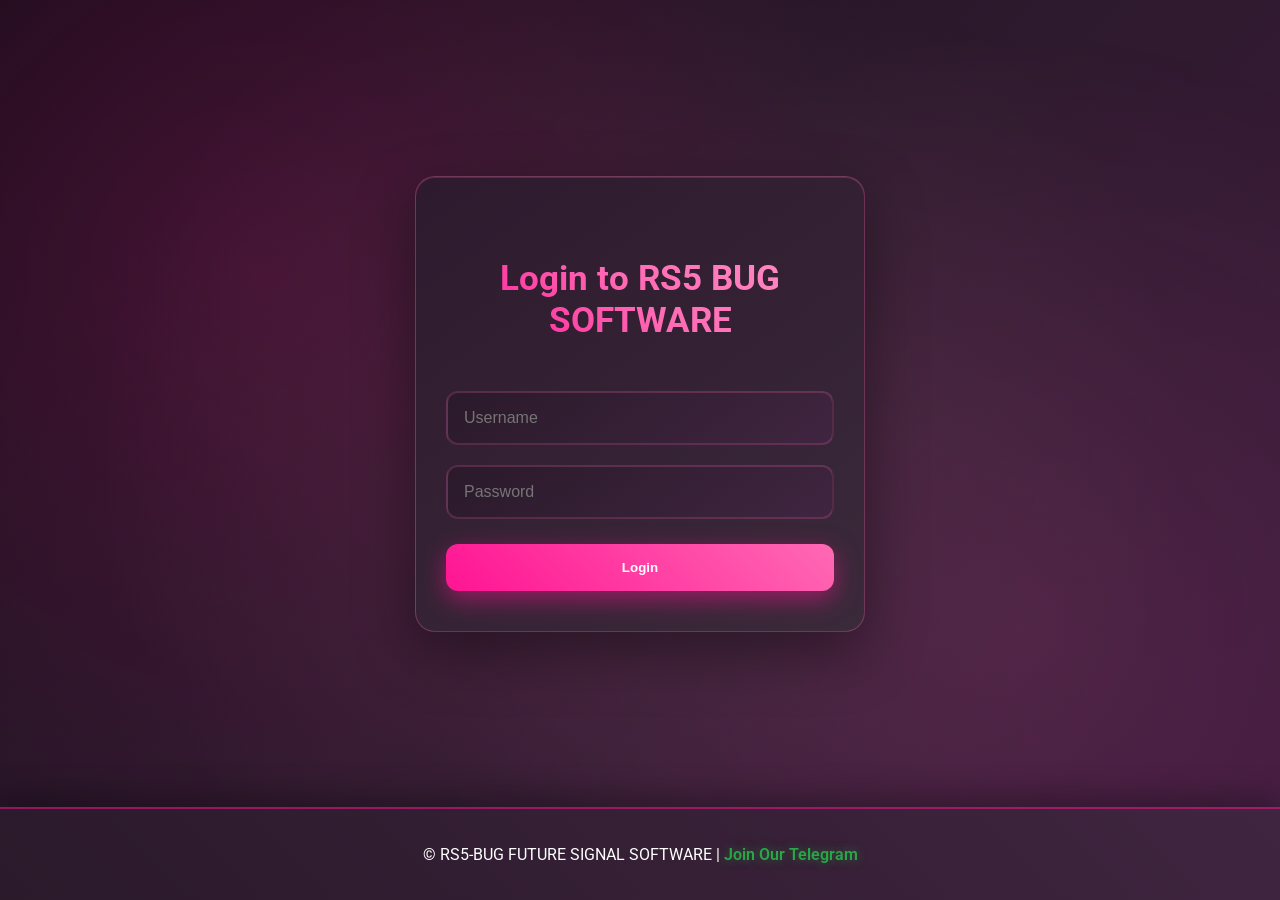
<file: AI_SignalBot/index.html>
<!DOCTYPE html>
<html lang="en">

<head>
  <meta http-equiv="Content-Type" content="text/html; charset=UTF-8" />
  <meta name="viewport" content="width=device-width, initial-scale=1.0" />
  <title>RS5 BUG SOFTWARE</title>
  <link rel="icon" type="image/png" href="favicon.png"/>
  <link href="https://fonts.googleapis.com/css2?family=Roboto:wght@400;500;700&display=swap" rel="stylesheet" />
  <style>
    /* General Styles - Premium Pink Theme */
    html, body {
  width: 100%;
  height: 100%;
  margin: 0;
  padding: 0;
  overflow-x: hidden; /* স্ক্রিন ডানে-বামে বাঁকা হওয়া বন্ধ করবে */
}

body {
  font-family: "Roboto", sans-serif;
  background: linear-gradient(135deg, #1a0d1a 0%, #2e1a2e 50%, #3e1a3e 100%);
  color: #ffffff;
  min-height: 100vh;
  display: flex;
  flex-direction: column;
  justify-content: space-between;
  align-items: center;
  position: relative;
}


    /* Animated Background Effects */
    .background-animation {
      position: fixed;
      top: 0;
      left: 0;
      width: 100%;
      height: 100%;
      pointer-events: none;
      z-index: -1;
      overflow: hidden;
    }

    /* Premium Dollar Animation */
    .dollar {
      position: absolute;
      top: -10px;
      color: #00ff88;
      font-size: 1.4em;
      animation: dollarfall linear infinite;
      opacity: 0.9;
      text-shadow: 0 0 15px rgba(0, 255, 136, 0.8), 0 0 30px rgba(0, 255, 136, 0.4);
      font-weight: bold;
    }

    @keyframes dollarfall {
      0% {
        transform: translateY(-100vh) rotate(0deg) scale(1);
        opacity: 1;
        filter: brightness(1.2);
      }

      25% {
        transform: translateY(-25vh) rotate(90deg) scale(1.1);
        opacity: 0.9;
        filter: brightness(1.4);
      }

      50% {
        transform: translateY(50vh) rotate(180deg) scale(1.2);
        opacity: 0.8;
        filter: brightness(1.6);
      }

      75% {
        transform: translateY(75vh) rotate(270deg) scale(1.1);
        opacity: 0.6;
        filter: brightness(1.3);
      }

      100% {
        transform: translateY(100vh) rotate(360deg) scale(0.9);
        opacity: 0;
        filter: brightness(1);
      }
    }

    /* Premium Stars Animation */
    .star {
      position: absolute;
      top: -10px;
      color: #ffd700;
      font-size: 1.2em;
      animation: starfall linear infinite;
      opacity: 0.95;
      text-shadow: 0 0 20px rgba(255, 215, 0, 1), 0 0 40px rgba(255, 215, 0, 0.6), 0 0 60px rgba(255, 215, 0, 0.3);
    }

    @keyframes starfall {
      0% {
        transform: translateY(-100vh) rotate(0deg) scale(1);
        opacity: 1;
        filter: brightness(1.5) saturate(1.2);
      }

      20% {
        transform: translateY(-20vh) rotate(72deg) scale(1.3);
        opacity: 0.95;
        filter: brightness(1.8) saturate(1.4);
      }

      40% {
        transform: translateY(40vh) rotate(144deg) scale(1.1);
        opacity: 0.9;
        filter: brightness(2) saturate(1.6);
      }

      60% {
        transform: translateY(60vh) rotate(216deg) scale(1.4);
        opacity: 0.8;
        filter: brightness(1.7) saturate(1.3);
      }

      80% {
        transform: translateY(80vh) rotate(288deg) scale(1.2);
        opacity: 0.6;
        filter: brightness(1.4) saturate(1.1);
      }

      100% {
        transform: translateY(100vh) rotate(360deg) scale(0.8);
        opacity: 0;
        filter: brightness(1) saturate(1);
      }
    }

    /* Premium Butterfly Animation - Flying */
    .butterfly {
      position: absolute;
      left: -50px;
      font-size: 1em;
      animation: butterflyfly linear infinite;
      opacity: 0.8;
    }

    @keyframes butterflyfly {
      0% {
        transform: translateX(-100px) translateY(0px) rotate(0deg) scale(1);
        opacity: 1;
      }

      25% {
        transform: translateX(25vw) translateY(-20px) rotate(15deg) scale(1.1);
        opacity: 0.9;
      }

      50% {
        transform: translateX(50vw) translateY(15px) rotate(-10deg) scale(1.2);
        opacity: 0.8;
      }

      75% {
        transform: translateX(75vw) translateY(-10px) rotate(20deg) scale(1.1);
        opacity: 0.7;
      }

      100% {
        transform: translateX(100vw) translateY(5px) rotate(-5deg) scale(0.9);
        opacity: 0;
      }
    }

    /* Premium Glow Effects for Background */
    .background-animation::before {
      content: '';
      position: absolute;
      top: 0;
      left: 0;
      width: 100%;
      height: 100%;
      background: radial-gradient(circle at 20% 30%, rgba(255, 20, 147, 0.15) 0%, transparent 50%),
        radial-gradient(circle at 80% 70%, rgba(255, 105, 180, 0.12) 0%, transparent 50%),
        radial-gradient(circle at 50% 50%, rgba(255, 182, 193, 0.08) 0%, transparent 70%);
      pointer-events: none;
      animation: glowPulse 8s ease-in-out infinite;
    }

    @keyframes glowPulse {

      0%,
      100% {
        opacity: 0.3;
      }

      50% {
        opacity: 0.7;
      }
    }

    h1 {
      text-align: center;
      background: linear-gradient(45deg, #ff1493, #ff69b4, #ff91c7);
      background-size: 200% 200%;
      animation: gradientShift 3s ease infinite;
      -webkit-background-clip: text;
      -webkit-text-fill-color: transparent;
      background-clip: text;
      font-size: 2.8rem;
      margin-top: 40px;
      font-weight: 700;
    }

    @keyframes gradientShift {
      0% {
        background-position: 0% 50%;
      }

      50% {
        background-position: 100% 50%;
      }

      100% {
        background-position: 0% 50%;
      }
    }

    .container {
      width: 90%;
      max-width: 1200px;
      margin: 40px auto;
      padding: 40px;
      background: linear-gradient(145deg, #2e1a2e, #3a1a3a);
      box-shadow: 0px 20px 40px rgba(0, 0, 0, 0.4),
        inset 0px 1px 0px rgba(255, 105, 180, 0.2);
      border-radius: 20px;
      border: 1px solid rgba(255, 105, 180, 0.3);
      display: none;
      /* Hidden initially */
    }

    .card {
      background: linear-gradient(145deg, #402540, #4a2d4a);
      padding: 30px;
      margin-top: 25px;
      border-radius: 16px;
      box-shadow: 0px 10px 30px rgba(0, 0, 0, 0.3),
        inset 0px 1px 0px rgba(255, 105, 180, 0.2);
      border: 1px solid rgba(255, 105, 180, 0.3);
      transition: all 0.3s ease-in-out;
    }

    .card:hover {
      box-shadow: 0px 15px 40px rgba(255, 20, 147, 0.4),
        0px 5px 20px rgba(255, 105, 180, 0.3);
      transform: translateY(-5px);
      border: 1px solid rgba(255, 20, 147, 0.5);
    }

    .card select,
    .card input,
    .card button {
      width: 100%;
      /* Ensures all input boxes take full width */
      padding: 16px;
      margin-top: 15px;
      border: 2px solid rgba(255, 105, 180, 0.2);
      border-radius: 12px;
      font-size: 1rem;
      background: linear-gradient(145deg, #2a1a2a, #3a2a3a);
      color: #ffffff;
      box-sizing: border-box;
      transition: all 0.3s ease;
      /* Ensures padding and border are included in the width */
    }

    /* Fix dropdown option visibility */
    .card select option {
      background-color: #2a2a3e;
      color: #ffffff;
      padding: 10px;
    }

    .card select:focus,
    .card input:focus {
      outline: none;
      border: 2px solid #ff1493;
      box-shadow: 0 0 20px rgba(255, 20, 147, 0.6);
      background: linear-gradient(145deg, #3a2a3a, #2a1a2a);
    }

    .card input {
      max-width: 100%;
      /* Removes max-width restriction to ensure full width */
    }

    .card button {
      background: linear-gradient(45deg, #ff1493, #ff69b4);
      color: white;
      font-weight: 600;
      border: none;
      cursor: pointer;
      transition: all 0.3s ease;
      box-shadow: 0 8px 25px rgba(255, 20, 147, 0.5);
    }

    .card button:hover {
      background: linear-gradient(45deg, #ff69b4, #ff1493);
      transform: translateY(-3px);
      box-shadow: 0 12px 35px rgba(255, 20, 147, 0.7);
    }

    .section-title {
      font-size: 1.8rem;
      font-weight: 600;
      margin-bottom: 15px;
      background: linear-gradient(45deg, #ff1493, #ff69b4, #ff91c7);
      -webkit-background-clip: text;
      -webkit-text-fill-color: transparent;
      background-clip: text;
    }

    .signal-list {
      margin-top: 25px;
      padding-left: 0px;
    }

    .signal-list li {
      margin-bottom: 12px;
      font-size: 1rem;
      color: #ffffff;
      list-style: none;
    }

    .signal-list li:nth-child(odd) {
      background: linear-gradient(145deg, #2a1a2a, #402540);
      padding: 15px;
      border-radius: 12px;
      border: 1px solid rgba(255, 105, 180, 0.2);
    }

    .signal-list li:nth-child(even) {
      background: linear-gradient(145deg, #402540, #4a2d4a);
      padding: 15px;
      border-radius: 12px;
      border: 1px solid rgba(255, 105, 180, 0.3);
    }

    .animation-message {
      display: none;
      padding: 12px;
      background: linear-gradient(45deg, #ff1493, #ff69b4);
      color: white;
      border-radius: 8px;
      font-weight: 600;
      text-align: center;
      margin-top: 20px;
      animation: fadeOut 2s forwards;
      box-shadow: 0 4px 15px rgba(255, 20, 147, 0.3);
    }

    .error-message {
      display: none;
      padding: 12px;
      background-color: #dc3545;
      color: white;
      border-radius: 8px;
      font-weight: 600;
      text-align: center;
      margin-top: 20px;
    }

    @keyframes fadeOut {
      0% {
        opacity: 1;
      }

      80% {
        opacity: 1;
      }

      100% {
        opacity: 0;
      }
    }

    /* Footer Styles - Premium */
    footer {
  background: linear-gradient(45deg, #2a1a2a, #402540);
  color: white;
  text-align: center;
  padding: 20px;
  border-top: 2px solid rgba(255, 20, 147, 0.5);
  width: 100%;
  box-sizing: border-box; /* ওভারফ্লো বন্ধ করবে */
  box-shadow: 0 -10px 30px rgba(0, 0, 0, 0.3);
}
    footer a {
      color: #28a745 !important;
      text-decoration: none !important;
      font-weight: 600 !important;
      text-shadow: 0 0 10px rgba(40, 167, 69, 0.5) !important;
    }

    footer a:hover {
      color: #20c997 !important;
      text-decoration: underline !important;
      text-shadow: 0 0 15px rgba(40, 167, 69, 0.8) !important;
    }

    .footer-text {
      font-size: 1rem;
      color: white;
      font-weight: 400;
    }

    /* Loader styles */
    .loader {
      display: none;
      position: fixed;
      top: 0;
      left: 0;
      width: 100%;
      height: 100%;
      background-color: rgba(0, 0, 0, 0.5);
      z-index: 9999;
      justify-content: center;
      align-items: center;
    }

    .loader .spinner {
      border: 8px solid #f3f3f3;
      border-top: 8px solid #ff00f7;
      border-radius: 50%;
      width: 50px;
      height: 50px;
      animation: spin 2s linear infinite;
    }

    .loader p {
      margin-top: 15px;
      color: white;
      font-size: 1.2rem;
      font-weight: bold;
    }

    @keyframes spin {
      0% {
        transform: rotate(0deg);
      }

      100% {
        transform: rotate(360deg);
      }
    }

    /* Login Page styles - Premium */
    .login-container {
  width: 90%;
  max-width: 450px; /* পিসি এবং বড় ডিভাইসের জন্য পারফেক্ট সাইজ */
  margin: auto; /* যেকোনো স্ক্রিনের উপরে-নিচে এবং ডানে-বামে অটো সেন্টারে রাখবে */
  padding: 40px 30px;
  background: linear-gradient(145deg, #2e1a2e, #3a2a3a);
  border-radius: 20px;
  box-shadow: 0px 20px 60px rgba(0, 0, 0, 0.4),
    inset 0px 1px 0px rgba(255, 105, 180, 0.2);
  border: 1px solid rgba(255, 105, 180, 0.3);
  display: flex;
  flex-direction: column;
  align-items: center;
  box-sizing: border-box; /* সাইজ যেন বর্ডার বা প্যাডিংয়ের বাইরে না যায় */
}


    .login-container h1 {
      font-size: 2.2rem;
      background: linear-gradient(45deg, #ff1493, #ff69b4, #ff91c7);
      -webkit-background-clip: text;
      -webkit-text-fill-color: transparent;
      background-clip: text;
      text-align: center;
      margin-bottom: 30px;
    }

    .login-container input {
      margin-top: 20px;
      padding: 16px;
      border-radius: 12px;
      border: 2px solid rgba(255, 105, 180, 0.2);
      font-size: 1rem;
      width: 100%;
      background: linear-gradient(145deg, #2a1a2a, #402540);
      color: #ffffff;
      box-sizing: border-box;
      transition: all 0.3s ease;
    }

    .login-container input:focus {
      outline: none;
      border: 2px solid #ff1493;
      box-shadow: 0 0 20px rgba(255, 20, 147, 0.6);
    }

    .login-container button {
      margin-top: 25px;
      padding: 16px;
      background: linear-gradient(45deg, #ff1493, #ff69b4);
      color: white;
      font-weight: 600;
      border: none;
      cursor: pointer;
      border-radius: 12px;
      transition: all 0.3s ease;
      width: 100%;
      box-shadow: 0 8px 25px rgba(255, 20, 147, 0.5);
      /* Makes the button take full width of the container */
    }

    .login-container button:hover {
      background: linear-gradient(45deg, #ff69b4, #ff1493);
      transform: translateY(-3px);
      box-shadow: 0 12px 35px rgba(255, 20, 147, 0.7);
    }

    /* License Info Styles - Premium */
    .license-info {
      background: linear-gradient(145deg, #402540, #4a2d4a);
      padding: 25px;
      border-radius: 16px;
      margin-top: 25px;
      border: 1px solid rgba(255, 20, 147, 0.4);
      box-shadow: 0 10px 30px rgba(0, 0, 0, 0.3),
        inset 0px 1px 0px rgba(255, 105, 180, 0.2);
    }

    .license-info h2 {
      background: linear-gradient(45deg, #ff1493, #ff69b4, #ff91c7);
      -webkit-background-clip: text;
      -webkit-text-fill-color: transparent;
      background-clip: text;
      margin-bottom: 15px;
    }

    .license-info p {
      margin: 8px 0;
      font-size: 1rem;
      color: #ffffff;
    }

    .license-info .expired {
      color: #ff4757;
      font-weight: bold;
      text-shadow: 0 0 10px rgba(255, 71, 87, 0.5);
    }

    .license-info .active {
      color: #2ed573;
      font-weight: bold;
      text-shadow: 0 0 10px rgba(46, 213, 115, 0.5);
    }

    /* Tutorial Button Styles - Bright Red */
    #tutorial-btn {
      background: linear-gradient(45deg, #ff0000, #ff3333) !important;
      color: white !important;
      border: none !important;
      padding: 15px 25px !important;
      border-radius: 12px !important;
      font-size: 1rem !important;
      font-weight: 600 !important;
      cursor: pointer !important;
      transition: all 0.3s ease !important;
      margin-top: 15px !important;
      width: 100% !important;
      box-shadow: 0 8px 25px rgba(255, 0, 0, 0.4) !important;
    }

    #tutorial-btn:hover {
      background: linear-gradient(45deg, #cc0000, #ff0000) !important;
      transform: translateY(-3px) !important;
      box-shadow: 0 12px 35px rgba(255, 0, 0, 0.6) !important;
    }

    /* Responsive Design for Mobile and Tablets */
    @media (max-width: 768px) {
      .container {
        width: 95%;
        padding: 20px;
      }

      h1 {
        font-size: 2rem;
      }

      .card {
        padding: 20px;
        margin-top: 15px;
      }

      .card select,
      .card input,
      .card button {
        font-size: 1rem;
      }

      .section-title {
        font-size: 1.4rem;
      }
    }

    /* More Responsive Design for Small Mobile Screens */
    @media (max-width: 480px) {
      h1 {
        font-size: 1.8rem;
      }

      .container {
        padding: 15px;
      }

      .card input,
      .card select,
      .card button {
        padding: 12px;
      }

      .section-title {
        font-size: 1.3rem;
      }

      .card {
        padding: 15px;
      }

      /* Reduced shadow and margins for a cleaner look on very small screens */
      .card {
        box-shadow: none;
        margin-top: 10px;
      }
    }
  </style>


  <style>
    body {
      -webkit-user-select: none;
      -moz-user-select: none;
      -ms-user-select: none;
      user-select: none;
    }

    * {
      -webkit-tap-highlight-color: transparent;
      -webkit-touch-callout: none;
    }

    /* Telegram Modal Styles */
    .telegram-modal {
      display: none;
      position: fixed;
      top: 0;
      left: 0;
      width: 100%;
      height: 100%;
      background-color: rgba(0, 0, 0, 0.7);
      z-index: 10000;
      justify-content: center;
      align-items: center;
    }

    .telegram-modal-content {
      background: linear-gradient(145deg, #1e1e2e, #2a2a3e);
      padding: 40px;
      border-radius: 20px;
      box-shadow: 0px 20px 60px rgba(0, 0, 0, 0.5),
        inset 0px 1px 0px rgba(255, 255, 255, 0.1);
      border: 1px solid rgba(255, 255, 255, 0.1);
      text-align: center;
      max-width: 450px;
      width: 90%;
      animation: modalSlideIn 0.3s ease-out;
    }

    @keyframes modalSlideIn {
      from {
        transform: translateY(-50px);
        opacity: 0;
      }

      to {
        transform: translateY(0);
        opacity: 1;
      }
    }

    .telegram-modal h2 {
      background: linear-gradient(45deg, #00d4ff, #ff00f7);
      -webkit-background-clip: text;
      -webkit-text-fill-color: transparent;
      background-clip: text;
      margin-bottom: 20px;
      font-size: 1.6rem;
    }

    .telegram-modal p {
      color: #ffffff;
      margin-bottom: 25px;
      font-size: 1rem;
    }

    .telegram-join-btn {
      background: linear-gradient(45deg, #28a745, #20c997) !important;
      color: #ffffff !important;
      padding: 18px 35px !important;
      border: none !important;
      border-radius: 25px !important;
      font-size: 1.1rem !important;
      font-weight: 700 !important;
      cursor: pointer !important;
      text-decoration: none !important;
      display: inline-block !important;
      transition: all 0.3s ease !important;
      margin-right: 10px !important;
      box-shadow: 0 8px 25px rgba(40, 167, 69, 0.4) !important;
      text-shadow: 0 2px 4px rgba(0, 0, 0, 0.3) !important;
    }

    .telegram-join-btn:hover {
      background: linear-gradient(45deg, #218838, #28a745) !important;
      transform: translateY(-3px) !important;
      box-shadow: 0 12px 35px rgba(40, 167, 69, 0.6) !important;
      color: #ffffff !important;
    }

    .modal-close-btn {
      background-color: #6c757d;
      color: white;
      padding: 10px 20px;
      border: none;
      border-radius: 20px;
      font-size: 0.9rem;
      cursor: pointer;
      transition: background-color 0.3s ease;
    }

    .modal-close-btn:hover {
      background-color: #5a6268;
    }

    /* Premium Copy Button Styles */
    #copy-signals-btn {
      background: linear-gradient(45deg, #ff1493, #ff69b4) !important;
      color: white !important;
      border: none !important;
      padding: 15px 30px !important;
      border-radius: 12px !important;
      font-size: 1rem !important;
      font-weight: 600 !important;
      cursor: pointer !important;
      transition: all 0.3s ease !important;
      box-shadow: 0 8px 25px rgba(255, 20, 147, 0.4) !important;
    }

    #copy-signals-btn:hover {
      background: linear-gradient(45deg, #ff69b4, #ff1493) !important;
      transform: translateY(-3px) !important;
      box-shadow: 0 12px 35px rgba(255, 20, 147, 0.6) !important;
    }

    /* Premium Glow Effects */
    .card:hover .section-title {
      transform: scale(1.02);
      transition: transform 0.3s ease;
    }

    /* Success Message Premium Style */
    .copy-message {
      background: linear-gradient(45deg, #2ed573, #1dd1a1) !important;
      color: white !important;
      border-radius: 12px !important;
      font-weight: 600 !important;
      text-align: center !important;
      margin-top: 15px !important;
      padding: 15px !important;
      box-shadow: 0 8px 25px rgba(46, 213, 115, 0.3) !important;
    }
  </style>
</head>

<body>
  <!-- Animated Background -->
  <div class="background-animation" id="background-animation"></div>



  <!-- Login Page -->
  <div class="login-container" id="login-page">
    <h1>Login to RS5 BUG SOFTWARE</h1>
    <form id="login-form">
      <input type="text" id="username" placeholder="Username" required />
      <input type="password" id="password" placeholder="Password" required />
      <button type="submit">Login</button>
    </form>
  </div>

  <!-- License Activation Page -->
  <div class="login-container" id="license-page" style="display: none;">
    <h1>Activate License</h1>
    <form id="license-form">
      <input type="text" id="license-key" placeholder="Enter License Key" required />
      <button type="submit">Activate License</button>
    </form>
    <div class="error-message" id="license-error"></div>
  </div>



  <!-- Loader -->
  <div class="loader" id="loader">
    <div class="spinner"></div>
    <p>Generating Signals...</p>
  </div>

  <!-- Main Page (Hidden Initially) -->
  <div class="container" id="main-page">
    <h1>RS5 BUG SOFTWARE</h1>

    <!-- License Information -->
    <div class="license-info" id="license-info">
      <h2>License Information</h2>
      <p><strong>Status:</strong> <span id="license-status">Not Activated</span></p>
      <p><strong>Expiration:</strong> <span id="license-expiration">-</span></p>
      <button id="tutorial-btn">
        =  Watch Tutorial - How to Use This Bot
      </button>
    </div>

    <div class="card">
      <h2 class="section-title">Generate Quotex Signals</h2>
      <div>
        <label for="asset-select">Select Quotex Asset</label>
        <select id="asset-select">
          <!-- Major Forex Pairs (Real Market) -->
          <option value="EUR/USD">EUR/USD</option>
          <option value="GBP/USD">GBP/USD</option>
          <option value="USD/JPY">USD/JPY</option>
          <option value="USD/CHF">USD/CHF</option>
          <option value="AUD/USD">AUD/USD</option>
          <option value="USD/CAD">USD/CAD</option>
          <option value="NZD/USD">NZD/USD</option>
          <option value="EUR/GBP">EUR/GBP</option>
          <option value="EUR/JPY">EUR/JPY</option>
          <option value="GBP/JPY">GBP/JPY</option>
          <option value="AUD/JPY">AUD/JPY</option>
          <option value="EUR/CHF">EUR/CHF</option>
          <option value="GBP/CHF">GBP/CHF</option>
          <option value="CHF/JPY">CHF/JPY</option>
          <option value="CAD/JPY">CAD/JPY</option>
          <option value="NZD/JPY">NZD/JPY</option>

          <!-- OTC Currency Pairs -->
          <option value="USD/RUB-OTC">USD/RUB-OTC</option>
          <option value="USD/TRY-OTC">USD/TRY-OTC</option>
          <option value="USD/INR-OTC">USD/INR-OTC</option>
          <option value="USD/PKR-OTC">USD/PKR-OTC</option>
          <option value="USD/BDT-OTC">USD/BDT-OTC</option>
          <option value="USD/PHP-OTC">USD/PHP-OTC</option>
          <option value="USD/EGP-OTC">USD/EGP-OTC</option>
          <option value="USD/ARS-OTC">USD/ARS-OTC</option>
          <option value="USD/MXN-OTC">USD/MXN-OTC</option>
          <option value="USD/DZD-OTC">USD/DZD-OTC</option>
          <option value="USD/NGN-OTC">USD/NGN-OTC</option>
          <option value="USD/KES-OTC">USD/KES-OTC</option>
          <option value="USD/GHS-OTC">USD/GHS-OTC</option>
          <option value="USD/UGX-OTC">USD/UGX-OTC</option>
          <option value="USD/ZAR-OTC">USD/ZAR-OTC</option>
          <option value="USD/MAD-OTC">USD/MAD-OTC</option>
          <option value="USD/TND-OTC">USD/TND-OTC</option>
          <option value="BRL/USD-OTC">BRL/USD-OTC</option>
          <option value="EUR/RUB-OTC">EUR/RUB-OTC</option>
          <option value="GBP/RUB-OTC">GBP/RUB-OTC</option>

          <!-- Quotex Cryptocurrencies -->
          <option value="BTC/USD-OTC">Bitcoin (BTC/USD-OTC)</option>
          <option value="ETH/USD-OTC">Ethereum (ETH/USD-OTC)</option>
          <option value="LTC/USD-OTC">Litecoin (LTC/USD-OTC)</option>
          <option value="XRP/USD-OTC">Ripple (XRP/USD-OTC)</option>
          <option value="BCH/USD-OTC">Bitcoin Cash (BCH/USD-OTC)</option>
          <option value="EOS/USD-OTC">EOS (EOS/USD-OTC)</option>
          <option value="ADA/USD-OTC">Cardano (ADA/USD-OTC)</option>
          <option value="TRX/USD-OTC">Tron (TRX/USD-OTC)</option>
          <option value="BNB/USD-OTC">Binance Coin (BNB/USD-OTC)</option>

          <!-- Quotex Commodities -->
          <option value="GOLD-OTC">Gold (GOLD-OTC)</option>
          <option value="SILVER-OTC">Silver (SILVER-OTC)</option>
          <option value="OIL-OTC">Oil (OIL-OTC)</option>
          <option value="GAS-OTC">Natural Gas (GAS-OTC)</option>
        </select>
      </div>
      <div>
        <label for="signal-count">Number of Signals</label>
        <input type="number" id="signal-count" value="18" min="1" max="30" />
      </div>
      <div>
        <label for="filter-select">Signal Type</label>
        <select id="filter-select">
          <option value="ALL">All</option>
          <option value="CALL">CALL</option>
          <option value="PUT">PUT</option>
        </select>
      </div>
      <div>
        <label for="timezone-select-main">Select Timezone</label>
        <select id="timezone-select-main">
          <option value="6" selected>Dhaka UTC +06</option>
          <option value="5.5">New Delhi UTC +05:30</option>
          <option value="5">Islamabad UTC +05</option>
          <option value="5.75">Kathmandu UTC +05:45</option>
          <option value="6">Thimphu UTC +06</option>
          <option value="4">Dubai UTC +04</option>
          <option value="3">Riyadh UTC +03</option>
          <option value="8">Kuala Lumpur UTC +08</option>
          <option value="7">Jakarta UTC +07</option>
          <option value="9">Jayapura UTC +09</option>
          <option value="5">Mal  UTC +05</option>
          <option value="1">Lagos UTC +01</option>
          <option value="2">Johannesburg UTC +02</option>
          <option value="-5">New York UTC -05</option>
          <option value="-8">Los Angeles UTC -08</option>
          <option value="-5">Toronto UTC -05</option>
          <option value="-8">Vancouver UTC -08</option>
          <option value="0">London UTC +00</option>
          <option value="1">Paris UTC +01</option>
          <option value="9">Tokyo UTC +09</option>
          <option value="8">Singapore UTC +08</option>
          <option value="10">Sydney UTC +10</option>
        </select>
      </div>
      <div>
        <label>
          <input type="checkbox" id="backtest-filter" /> SIGNAL FILTER
          (Premium Quality Signals Only)
        </label>
      </div>
      <button id="generate-signals">Generate Signals</button>
    </div>

    <div class="signal-list" id="signal-list"></div>
    <div class="signal-controls" id="signal-controls" style="display: none; margin-top: 20px; text-align: center;">
      <button id="copy-signals-btn"
        style="background: linear-gradient(45deg, #ff1493, #ff69b4); color: white; padding: 12px 24px; border: none; border-radius: 8px; font-size: 1rem; font-weight: 600; cursor: pointer; transition: all 0.3s ease; box-shadow: 0 4px 15px rgba(255, 20, 147, 0.3);">
        =  Copy All Signals
      </button>
    </div>
    <div class="animation-message">Signals generated successfully!</div>
    <div class="copy-message" id="copy-message"
      style="display: none; padding: 12px; background: linear-gradient(45deg, #ff1493, #ff69b4); color: white; border-radius: 8px; font-weight: 600; text-align: center; margin-top: 10px; box-shadow: 0 4px 15px rgba(255, 20, 147, 0.3);">
       Signals copied to clipboard!
    </div>
  </div>

  <!-- Footer -->
  <footer>
    <p class="footer-text">
      &copy; RS5-BUG FUTURE SIGNAL SOFTWARE |
      <a href="https://t.me/RS5ARIF" target="_blank">Join Our Telegram</a>
    </p>
  </footer>

  <!-- Telegram Modal -->
  <div class="telegram-modal" id="telegram-modal">
    <div class="telegram-modal-content">
      <h2>=  Join Our Telegram Channel!</h2>
      <p>Get exclusive trading signals, tips, and updates directly to your Telegram!</p>
      <a href="https://t.me/RS5ARIF" target="_blank" class="telegram-join-btn">
        =  Join Telegram
      </a>
      <button class="modal-close-btn" id="modal-close-btn">Close</button>
    </div>
  </div>

  <script>
    // Your license configuration with individual expiration dates
    const validLicenses = {
  "RS5VIPBOT": new Date("2026-12-31T23:59:59")  // Expires October 30,2026
      // Add new license keys here in the future:
      // "NEW_LICENSE_KEY": new Date("YYYY-MM-DDTHH:MM:SS"),
    };

    // Current session variables
    let currentLicense = null;
    let currentSignals = []; // Store current signals for copying
    let userTimezone = null; // Store user's selected timezone
    let timezoneSelectElement = null; // Reference to timezone dropdown

    // DOM Elements
    const loginPage = document.getElementById("login-page");
    const licensePage = document.getElementById("license-page");
    const mainPage = document.getElementById("main-page");
    const loginForm = document.getElementById("login-form");
    const licenseForm = document.getElementById("license-form");
    const licenseError = document.getElementById("license-error");
    const licenseInfo = document.getElementById("license-info");
    const generateSignalsBtn = document.getElementById("generate-signals");
    const tutorialBtn = document.getElementById("tutorial-btn");
    const copySignalsBtn = document.getElementById("copy-signals-btn");
    const signalControls = document.getElementById("signal-controls");
    const copyMessage = document.getElementById("copy-message");

    // Initialize timezone dropdown reference
    timezoneSelectElement = document.getElementById("timezone-select-main");

    // Login Form Submission
    loginForm.addEventListener("submit", function (event) {
      event.preventDefault();

      const username = document.getElementById("username").value;
      const password = document.getElementById("password").value;

      // Simple login validation
      if (username === "RS5_SILENT_TRADER" && password === "RS5BOT") {
        checkLicenseStatus();
      } else {
        alert("Invalid username or password");
      }
    });

    // License Form Submission
    licenseForm.addEventListener("submit", function (event) {
      event.preventDefault();

      const licenseKey = document.getElementById("license-key").value.trim();
      activateLicense(licenseKey);
    });

    // Tutorial Button
    tutorialBtn.addEventListener("click", function () {
      window.open("https://www.tiktok.com/@silent_trader_?_t=ZS-8zYUOXHe6U9&_r=1", "_blank");
    });

    // Copy Signals Button
    copySignalsBtn.addEventListener("click", function () {
      copyAllSignals();
    });

    // Timezone Selection Change Event
    timezoneSelectElement.addEventListener("change", function () {
      const selectedTimezone = this.value;
      // Save the selected timezone to localStorage
      localStorage.setItem("mtbug_user_timezone", selectedTimezone);
      userTimezone = parseFloat(selectedTimezone);
      console.log("Timezone saved:", selectedTimezone);
    });

    // Generate Signals Button
    generateSignalsBtn.addEventListener("click", function () {
      // First check license
      if (!currentLicense || !isLicenseValid(currentLicense)) {
        alert("Your license has expired or is invalid. Please activate a valid license.");
        // Force user back to license page
        currentLicense = null;
        localStorage.removeItem("mtbug_license_key");
        mainPage.style.display = "none";
        licensePage.style.display = "flex";
        return;
      }

      // Show the loader
      document.getElementById("loader").style.display = "flex";

      // Hide the previous messages and clear the signal list
      document.querySelector(".animation-message").style.display = "none";
      document.getElementById("signal-list").innerHTML = "";
      signalControls.style.display = "none"; // Hide copy button
      copyMessage.style.display = "none"; // Hide copy message

      setTimeout(function () {
        generateSignals();
        // Hide the loader after signals are generated
        document.getElementById("loader").style.display = "none";
        document.querySelector(".animation-message").style.display = "block";
      }, 2000);
    });

    // Helper Functions
    function checkLicenseStatus() {
      // Check localStorage for an existing license
      const storedLicenseKey = localStorage.getItem("mtbug_license_key");

      if (storedLicenseKey && validLicenses.hasOwnProperty(storedLicenseKey)) {
        // Check if the stored license is still valid (not expired)
        const now = new Date();
        const licenseExpiry = validLicenses[storedLicenseKey];

        if (now <= licenseExpiry) {
          activateLicense(storedLicenseKey);
        } else {
          // License has expired, remove it and show license activation
          localStorage.removeItem("mtbug_license_key");
          loginPage.style.display = "none";
          licensePage.style.display = "flex";
          showLicenseError("Your license has expired. Please enter a valid license key.");
        }
      } else {
        // No valid license found, show license activation
        loginPage.style.display = "none";
        licensePage.style.display = "flex";
      }
    }

    function activateLicense(licenseKey) {
      if (!validLicenses[licenseKey]) {
        showLicenseError("Invalid license key");
        return;
      }

      const now = new Date();
      const licenseExpiry = validLicenses[licenseKey];

      if (now > licenseExpiry) {
        showLicenseError("This license has expired on " + licenseExpiry.toDateString());
        return;
      }

      // License is valid
      currentLicense = licenseKey;
      localStorage.setItem("mtbug_license_key", licenseKey);

      // Hide license page and show main page
      licensePage.style.display = "none";
      mainPage.style.display = "block";
      updateLicenseInfo();

      // Load saved timezone and set dropdown
      loadSavedTimezone();

      // Hide login page if it's still visible
      loginPage.style.display = "none";
    }

    function showLicenseError(message) {
      licenseError.textContent = message;
      licenseError.style.display = "block";
      setTimeout(() => {
        licenseError.style.display = "none";
      }, 5000);
    }

    function updateLicenseInfo() {
      if (!currentLicense) {
        document.getElementById("license-status").textContent = "Not Activated";
        document.getElementById("license-status").className = "";
        document.getElementById("license-expiration").textContent = "-";
        return;
      }

      const now = new Date();
      const licenseExpiry = validLicenses[currentLicense];
      const isExpired = now > licenseExpiry;

      document.getElementById("license-status").textContent =
        isExpired ? "Expired" : "Active";
      document.getElementById("license-status").className =
        isExpired ? "expired" : "active";
      document.getElementById("license-expiration").textContent =
        licenseExpiry.toDateString();
    }

    function loadSavedTimezone() {
      // Load saved timezone from localStorage
      const savedTimezone = localStorage.getItem("mtbug_user_timezone");

      if (savedTimezone && timezoneSelectElement) {
        // Set the dropdown to the saved timezone
        timezoneSelectElement.value = savedTimezone;
        userTimezone = parseFloat(savedTimezone);
        console.log("Loaded saved timezone:", savedTimezone);
      } else {
        // Default to Dhaka if no saved timezone
        userTimezone = 6; // Dhaka UTC +06
        if (timezoneSelectElement) {
          timezoneSelectElement.value = "6";
        }
      }
    }

    function isLicenseValid(licenseKey) {
      if (!licenseKey || !validLicenses.hasOwnProperty(licenseKey)) return false;
      const licenseExpiry = validLicenses[licenseKey];
      return new Date() <= licenseExpiry;
    }

    // Advanced Market Analysis Functions
    function getMarketTrend(asset) {
      // Simulate market trend analysis based on asset type
      const assetType = getAssetType(asset);
      const trends = {
        'forex': ['BULLISH', 'BEARISH', 'SIDEWAYS'],
        'otc': ['BULLISH', 'BEARISH', 'VOLATILE'],
        'crypto': ['BULLISH', 'BEARISH', 'VOLATILE'],
        'commodity': ['BULLISH', 'BEARISH', 'STABLE']
      };

      const trendOptions = trends[assetType] || trends['forex'];
      return trendOptions[Math.floor(Math.random() * trendOptions.length)];
    }

    function getAssetType(asset) {
      if (asset.includes('BTC') || asset.includes('ETH') || asset.includes('LTC') ||
        asset.includes('XRP') || asset.includes('ADA') || asset.includes('BCH') ||
        asset.includes('EOS') || asset.includes('TRX') || asset.includes('BNB')) {
        return 'crypto';
      } else if (asset.includes('GOLD') || asset.includes('SILVER') || asset.includes('OIL') || asset.includes('GAS')) {
        return 'commodity';
      } else if (asset.includes('-OTC')) {
        return 'otc';
      }
      return 'forex';
    }

    function calculateSignalStrength(asset, direction, trend) {
      let strength = 60; // Higher base strength to ensure better signals

      // Asset-based adjustments for Quotex
      const assetType = getAssetType(asset);
      if (assetType === 'forex' && (asset.includes('EUR/USD') || asset.includes('GBP/USD') || asset.includes('USD/JPY'))) {
        strength += 20; // Major forex pairs are highly predictable on Quotex
      } else if (assetType === 'otc') {
        strength += 18; // OTC pairs have good patterns
      } else if (assetType === 'crypto') {
        strength += 15; // Crypto has strong trends
      } else if (assetType === 'commodity') {
        strength += 17; // Commodities follow clear patterns
      }

      // Quotex-specific asset bonuses
      if (asset.includes('EUR/USD') || asset.includes('GBP/USD') || asset.includes('USD/JPY')) {
        strength += 10; // Most popular Quotex pairs
      }

      if (asset.includes('BTC') || asset.includes('ETH')) {
        strength += 8; // Top crypto pairs
      }

      // Trend alignment bonus
      if ((direction === 'CALL' && trend === 'BULLISH') ||
        (direction === 'PUT' && trend === 'BEARISH')) {
        strength += 15; // Strong trend alignment bonus for Quotex
      } else {
        strength += 5; // Small bonus even for counter-trend (market reversals)
      }

      // Quotex optimal trading hours
      const hour = new Date().getHours();
      if ((hour >= 7 && hour <= 18) || (hour >= 20 && hour <= 23)) {
        strength += 8; // Quotex active hours
      } else {
        strength += 3; // Small bonus for off-hours trading
      }

      // Volatility bonus for OTC
      if (assetType === 'otc' && (trend === 'VOLATILE' || trend === 'BULLISH' || trend === 'BEARISH')) {
        strength += 6; // OTC pairs benefit from volatility
      }

      // Random market noise (reduced for better consistency)
      strength += Math.random() * 6 - 3;

      return Math.min(Math.max(strength, 70), 98); // Keep between 70-98% for Quotex
    }

    function applyUserTimezone(date, timezone = null) {
      // Apply user's timezone offset to the date
      const timezoneOffset = timezone !== null ? timezone : userTimezone;
      if (timezoneOffset !== null) {
        const offsetMinutes = timezoneOffset * 60;
        const utcTime = date.getTime() + (date.getTimezoneOffset() * 60000);
        const userTime = new Date(utcTime + (offsetMinutes * 60000));
        return userTime;
      }
      return date;
    }

    function getOptimalTimeframe(asset) {
      const assetType = getAssetType(asset);
      // Quotex optimal timeframes
      const timeframes = {
        'forex': [1, 5, 15], // Best for major pairs
        'otc': [1, 5, 15], // OTC pairs work well with short timeframes
        'crypto': [1, 5, 15], // Crypto is volatile, shorter timeframes better
        'commodity': [5, 15, 30] // Commodities need longer timeframes
      };

      const options = timeframes[assetType] || timeframes['forex'];
      return options[Math.floor(Math.random() * options.length)];
    }

    function generateSignals() {
      const selectedAsset = document.getElementById("asset-select").value;
      const signalCount = parseInt(document.getElementById("signal-count").value);
      const filter = document.getElementById("filter-select").value;
      const backtestFilter = document.getElementById("backtest-filter").checked;
      const selectedTimezone = parseFloat(document.getElementById("timezone-select-main").value);

      let signals = [];
      let usedDirections = new Set(); // Track used directions for the selected asset
      let usedTimestamps = new Set(); // Track unique timestamps
      let lastSignalTime = new Date(); // Track chronological order
      let attempts = 0;
      const maxAttempts = signalCount * 10; // More attempts for quality signals

      // Start with current time + random initial offset (7-20 minutes)
      const initialOffset = Math.floor(Math.random() * 14) + 7; // 7-20 minutes
      lastSignalTime.setMinutes(lastSignalTime.getMinutes() + initialOffset);

      while (signals.length < signalCount && attempts < maxAttempts) {
        attempts++;

        // Use ONLY the selected asset
        const asset = selectedAsset;

        const marketTrend = getMarketTrend(asset);

        // Advanced signal direction calculation for high quality
        let direction;
        if (backtestFilter) {
          // Ultra-high accuracy mode
          const trendWeight = Math.random();
          const technicalStrength = Math.random();

          if (marketTrend === 'BULLISH') {
            direction = (trendWeight > 0.2 && technicalStrength > 0.3) ? "CALL" : "PUT";
          } else if (marketTrend === 'BEARISH') {
            direction = (trendWeight > 0.2 && technicalStrength > 0.3) ? "PUT" : "CALL";
          } else {
            // Sideways market - use technical analysis
            direction = technicalStrength > 0.55 ? "CALL" : "PUT";
          }
        } else {
          // Standard high-quality mode
          const trendInfluence = Math.random();
          if (marketTrend === 'BULLISH' && trendInfluence > 0.35) {
            direction = "CALL";
          } else if (marketTrend === 'BEARISH' && trendInfluence > 0.35) {
            direction = "PUT";
          } else {
            direction = Math.random() > 0.52 ? "CALL" : "PUT"; // Slight CALL bias
          }
        }

        // Apply direction filter
        if (filter !== "ALL" && filter !== direction) {
          continue;
        }

        // For the selected asset, we can have both CALL and PUT signals
        // But we'll limit repetition and ensure quality spacing

        // Calculate next signal time with minimum 7-minute gap + random additional time
        const minGap = 7; // Minimum 7 minutes
        const randomAdditionalGap = Math.floor(Math.random() * 11); // 0-10 additional minutes
        const totalGap = minGap + randomAdditionalGap; // 7-17 minutes total

        const signalTime = new Date(lastSignalTime.getTime());
        signalTime.setMinutes(signalTime.getMinutes() + totalGap);

        // Apply user's timezone
        const userTime = applyUserTimezone(signalTime, selectedTimezone);

        // Create timestamp string for uniqueness check
        const timeString = userTime.toLocaleString([], {
          hour: "2-digit",
          minute: "2-digit",
          hour12: false,
        });

        // Skip if timestamp already exists (ensure unique timestamps)
        if (usedTimestamps.has(timeString)) {
          // Add extra minute and try again
          signalTime.setMinutes(signalTime.getMinutes() + 1);
          const newUserTime = applyUserTimezone(signalTime, selectedTimezone);
          const newTimeString = newUserTime.toLocaleString([], {
            hour: "2-digit",
            minute: "2-digit",
            hour12: false,
          });

          if (usedTimestamps.has(newTimeString)) {
            continue; // Skip this signal if still duplicate
          }

          // Update with new time
          userTime.setTime(newUserTime.getTime());
          timeString = newTimeString;
        }

        // Calculate signal strength for high quality
        const strength = calculateSignalStrength(asset, direction, marketTrend);

        // Quality filter - only high-confidence signals
        const minStrength = backtestFilter ? 80 : 70;
        if (strength < minStrength) {
          continue;
        }

        // Get optimal timeframe
        const optimalTimeframe = getOptimalTimeframe(asset);

        // Create high-quality signal
        const signal = {
          time: timeString,
          asset,
          direction,
          strength: Math.round(strength),
          trend: marketTrend,
          timeframe: optimalTimeframe,
          timestamp: signalTime.getTime() // For sorting
        };

        // Add to signals array
        signals.push(signal);
        usedTimestamps.add(timeString);
        lastSignalTime = signalTime;
      }

      // Sort signals by timestamp to ensure chronological order
      signals.sort((a, b) => a.timestamp - b.timestamp);

      // Remove timestamp property (only used for sorting)
      signals.forEach(signal => delete signal.timestamp);

      // Store signals globally for copying
      currentSignals = signals;
      displaySignals(signals);
    }

    // Copy all signals to clipboard
    function copyAllSignals() {
      if (currentSignals.length === 0) {
        alert("No signals to copy. Please generate signals first.");
        return;
      }

      // Get current timezone text for display
      const currentTimezoneValue = timezoneSelectElement.value;
      let timezoneText = "DHAKA UTC +06"; // Default

      // Find the selected timezone text from the dropdown
      const selectedOption = timezoneSelectElement.options[timezoneSelectElement.selectedIndex];
      if (selectedOption) {
        timezoneText = selectedOption.text.toUpperCase();
      }

      let signalText = "=  MT-BUG TRADING SIGNALS = \n";
      signalText += "========================================\n";
      signalText += "=Owner: @st_rifat\n";
      signalText += " Timezone: " + timezoneText + "\n";
      signalText += "Timeframe: 1M\n\n";

      currentSignals.forEach((signal, index) => {
        signalText += `${signal.time} - ${signal.asset} - ${signal.direction}\n`;
      });

      signalText += "\nGenerated by ST BUG SOFTWARE\n";
      signalText += "Telegram: https://t.me/+sEBqYX8Pd-U5ZTc1\n";
      signalText += "========================================";

      // Copy to clipboard
      navigator.clipboard.writeText(signalText).then(function () {
        // Show success message
        copyMessage.style.display = "block";
        setTimeout(() => {
          copyMessage.style.display = "none";
        }, 3000);
      }).catch(function (err) {
        // Fallback for older browsers
        const textArea = document.createElement("textarea");
        textArea.value = signalText;
        document.body.appendChild(textArea);
        textArea.select();
        document.execCommand('copy');
        document.body.removeChild(textArea);

        // Show success message
        copyMessage.style.display = "block";
        setTimeout(() => {
          copyMessage.style.display = "none";
        }, 3000);
      });
    }

    function displaySignals(signals) {
      const signalList = document.getElementById("signal-list");

      // Clear previous signals
      signalList.innerHTML = "";

      signals.forEach((signal, index) => {
        const listItem = document.createElement("li");

        // Enhanced signal display with accuracy and trend info
        const strengthColor = signal.strength >= 90 ? '#28a745' :
          signal.strength >= 80 ? '#ffc107' : '#17a2b8';

        const trendIcon = signal.trend === 'BULLISH' ? '= ' :
          signal.trend === 'BEARISH' ? '= ' : '= ';

        listItem.innerHTML = `
          <div style="padding: 12px 0;">
            <strong style="color: #00d4ff;">${signal.time}</strong> -
            <span style="font-weight: 600; color: #ffffff;">${signal.asset}</span> -
            <span style="color: ${signal.direction === 'CALL' ? '#2ed573' : '#ff4757'}; font-weight: bold;">
              ${signal.direction}
            </span>
          </div>
        `;

        // Add alternating background colors
        if (index % 2 === 0) {
          listItem.style.backgroundColor = '#f8f9fa';
        } else {
          listItem.style.backgroundColor = '#ffffff';
        }

        listItem.style.borderRadius = '6px';
        listItem.style.marginBottom = '5px';
        listItem.style.padding = '10px';
        listItem.style.border = '1px solid #e9ecef';

        signalList.appendChild(listItem);
      });

      // Show copy button if signals were generated
      if (signals.length > 0) {
        signalControls.style.display = "block";
      } else {
        signalControls.style.display = "none";
      }
    }
  </script>

  <script>
    document.addEventListener('contextmenu', function (e) {
      e.preventDefault();
    });
  </script>

  <script>
    document.addEventListener('keydown', function (e) {
      if (e.key === 'F12' ||
        (e.ctrlKey && e.shiftKey && e.key === 'I') ||
        (e.ctrlKey && e.shiftKey && e.key === 'J') ||
        (e.ctrlKey && e.key === 'U')) {
        e.preventDefault();
      }
    });
  </script>

  <script>
    // Telegram Modal Functionality
    const telegramModal = document.getElementById('telegram-modal');
    const modalCloseBtn = document.getElementById('modal-close-btn');
    let modalShown = false;

    // Show modal on any click (except on buttons, links, and form elements)
    document.addEventListener('click', function (e) {
      // Don't show modal if it's already shown
      if (modalShown) return;

      // Don't show modal if clicking on interactive elements
      if (e.target.tagName === 'BUTTON' ||
        e.target.tagName === 'A' ||
        e.target.tagName === 'INPUT' ||
        e.target.tagName === 'SELECT' ||
        e.target.closest('.telegram-modal') ||
        e.target.closest('button') ||
        e.target.closest('a')) {
        return;
      }

      // Show the modal
      telegramModal.style.display = 'flex';
      modalShown = true;
    });

    // Close modal when clicking close button
    modalCloseBtn.addEventListener('click', function () {
      telegramModal.style.display = 'none';
    });

    // Close modal when clicking outside the modal content
    telegramModal.addEventListener('click', function (e) {
      if (e.target === telegramModal) {
        telegramModal.style.display = 'none';
      }
    });

    // Close modal with Escape key
    document.addEventListener('keydown', function (e) {
      if (e.key === 'Escape' && telegramModal.style.display === 'flex') {
        telegramModal.style.display = 'none';
      }
    });
  </script>

  <style>
    body {
      -webkit-user-select: none;
      -moz-user-select: none;
      -ms-user-select: none;
      user-select: none;
    }
  </style>

  <script>
    // Background Animation System
    let currentAnimation = null;
    let animationInterval = null;

    // Premium Animation configurations - Dollars & Stars Only
    const animationConfigs = {
      dollars: {
        symbols: ['= ', '= ', '= ', '>', ' '],
        className: 'dollar',
        count: 25,
        speed: { min: 4000, max: 7000 }
      },
      stars: {
        symbols: ['', '&', ''', ')', '*', '+'],
        className: 'star',
        count: 25,
        speed: { min: 3500, max: 6500 }
      },
      butterflies: {
        symbols: ['> ', '> ', '> ', '> ', '> '],
        className: 'butterfly',
        count: 60,
        speed: { min: 4000, max: 8000 }
      }
    };

    function startPremiumAnimation() {
      // Clear any existing animation
      clearBackgroundAnimation();

      currentAnimation = 'premium';

      // Start only butterflies animations
      const butterflyConfig = animationConfigs.butterflies;

      // Create initial butterflies
      for (let i = 0; i < butterflyConfig.count; i++) {
        setTimeout(() => {
          createAnimationElement(butterflyConfig);
        }, i * 100); // Stagger initial creation
      }

      // Set up continuous creation for butterflies only
      animationInterval = setInterval(() => {
        // Create only butterflies
        createAnimationElement(butterflyConfig);
      }, 500); // Create new butterfly every 500ms
    }

    function createAnimationElement(config) {
      const container = document.getElementById('background-animation');
      if (!container) return;

      const element = document.createElement('div');
      element.className = config.className;

      // Random symbol
      const symbol = config.symbols[Math.floor(Math.random() * config.symbols.length)];
      element.textContent = symbol;

      // For butterflies flying horizontally, set random vertical position
      if (config.className === 'butterfly') {
        element.style.top = Math.random() * 80 + 10 + '%'; // 10% to 90% from top
        element.style.left = '-50px'; // Start from left side
      } else {
        // For other elements (if any), keep original positioning
        element.style.left = Math.random() * 100 + '%';
      }

      // Random animation duration
      const duration = Math.random() * (config.speed.max - config.speed.min) + config.speed.min;
      element.style.animationDuration = duration + 'ms';

      // Random delay
      element.style.animationDelay = Math.random() * 2000 + 'ms';

      // Random size variation
      const size = 0.8 + Math.random() * 0.6; // 0.8x to 1.4x
      element.style.transform = `scale(${size})`;

      container.appendChild(element);

      // Remove element after animation
      setTimeout(() => {
        if (element.parentNode) {
          element.parentNode.removeChild(element);
        }
      }, duration + 2000);
    }

    function clearBackgroundAnimation() {
      if (animationInterval) {
        clearInterval(animationInterval);
        animationInterval = null;
      }

      const container = document.getElementById('background-animation');
      if (container) {
        container.innerHTML = '';
      }

      currentAnimation = null;
    }

    // Auto-start premium animation on page load
    document.addEventListener('DOMContentLoaded', function () {
      setTimeout(() => {
        startPremiumAnimation();
      }, 1500); // Delay to ensure page is fully loaded
    });

    // Backup auto-start in case DOMContentLoaded doesn't fire
    setTimeout(() => {
      if (!currentAnimation) {
        startPremiumAnimation();
      }
    }, 3000);
  </script>
</body>

</html>
</file>
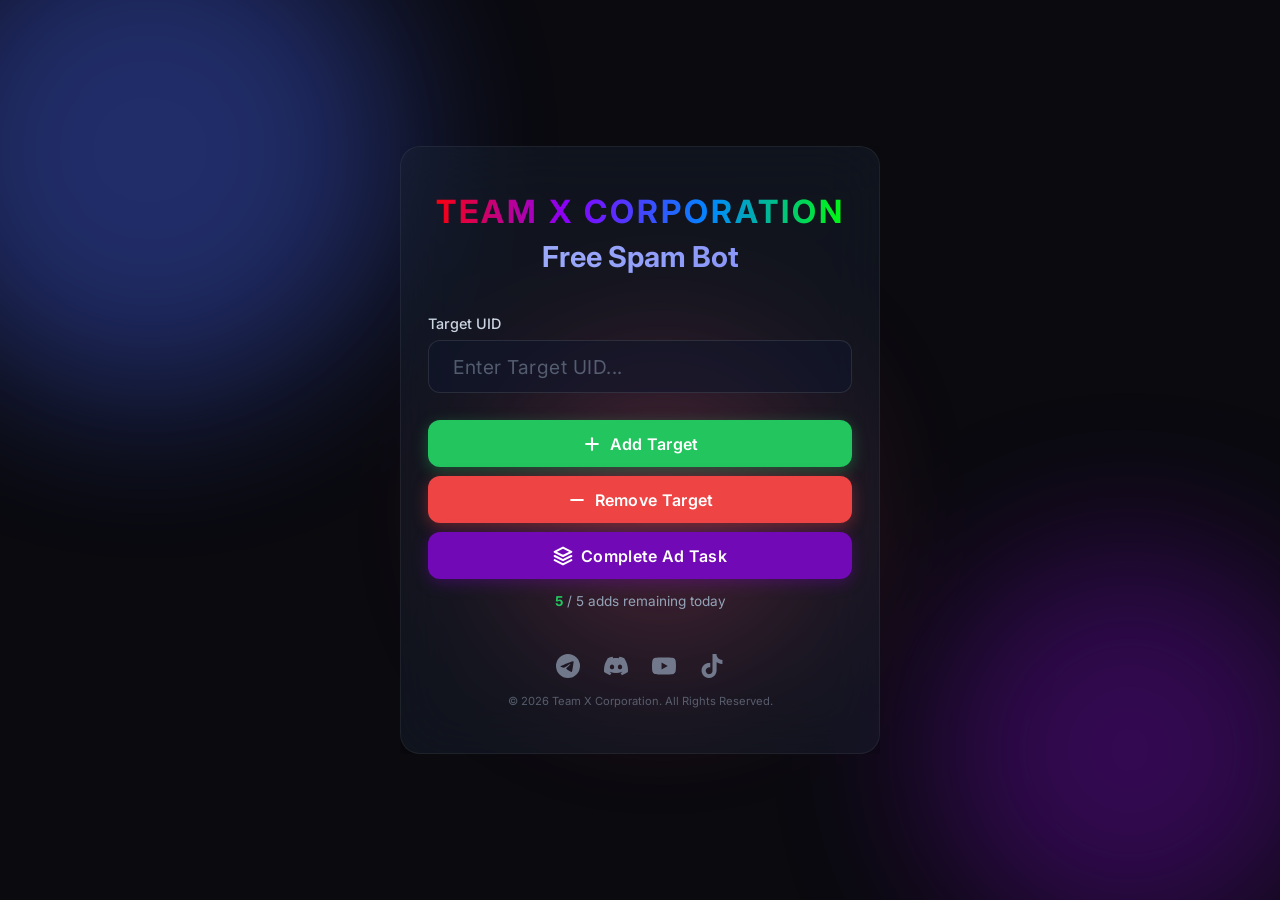
<file: FFBOT/index.html>
<!DOCTYPE html>
<html lang="en">

<head>
    <meta charset="UTF-8">
    <meta name="viewport" content="width=device-width, initial-scale=1.0">
    <title>Team X Corp | Free Spam Bot</title>
    <link rel="icon" type="image/png" href="/png/TeamXCorp_circle.png">
    <link href="https://fonts.googleapis.com/css2?family=Inter:wght@400;500;600;700&display=optional" rel="stylesheet">
    <link rel="stylesheet" href="Free.css">
</head>

<body>
    <div class="background-anim">
        <div class="shape shape-1"></div>
        <div class="shape shape-2"></div>
        <div class="shape shape-3"></div>
    </div>
    <div class="dashboard-container">
        <main class="main-content">
            <div class="card">
                <div class="branding">Team X Corporation</div>
                <header class="header">
                    <h1>Free Spam Bot</h1>
                </header>

                <div class="form-group">
                    <label for="uid-input">Target UID</label>
                    <div class="input-wrapper">
                        <input type="text" id="uid-input" placeholder="Enter Target UID..." autocomplete="off" inputmode="numeric">
                    </div>
                </div>

                <div class="btn-col">
                    <button id="add-target-btn" class="btn btn-success">
                        <svg xmlns="http://www.w3.org/2000/svg" width="20" height="20" viewBox="0 0 24 24" fill="none" stroke="currentColor" stroke-width="2.5" stroke-linecap="round" stroke-linejoin="round"><line x1="12" y1="5" x2="12" y2="19"></line><line x1="5" y1="12" x2="19" y2="12"></line></svg>
                        <span class="btn-text">Add Target</span>
                    </button>
                    <button id="remove-target-btn" class="btn btn-danger">
                        <svg xmlns="http://www.w3.org/2000/svg" width="20" height="20" viewBox="0 0 24 24" fill="none" stroke="currentColor" stroke-width="2.5" stroke-linecap="round" stroke-linejoin="round"><line x1="5" y1="12" x2="19" y2="12"></line></svg>
                        <span class="btn-text">Remove Target</span>
                    </button>
                    <button id="ad-task-btn" class="btn btn-task" style="background: #7209b7; color: white; box-shadow: 0 4px 15px rgba(114, 9, 183, 0.35);">
                        <svg xmlns="http://www.w3.org/2000/svg" width="20" height="20" viewBox="0 0 24 24" fill="none" stroke="currentColor" stroke-width="2.5" stroke-linecap="round" stroke-linejoin="round"><polygon points="12 2 2 7 12 12 22 7 12 2"></polygon><polyline points="2 17 12 22 22 17"></polyline><polyline points="2 12 12 17 22 12"></polyline></svg>
                        <span class="btn-text">Complete Ad Task</span>
                    </button>
                </div>

                <div class="limit-info">
                    <span id="limit-remaining">5</span> / <span id="limit-total">5</span> adds remaining today
                </div>

                <div class="social-links">
                    <a href="https://t.me/teamxcorp" target="_blank" class="social-link" title="Telegram">
                        <svg xmlns="http://www.w3.org/2000/svg" width="24" height="24" viewBox="0 0 24 24" fill="currentColor"><path d="M11.944 0A12 12 0 0 0 0 12a12 12 0 0 0 12 12 12 12 0 0 0 12-12A12 12 0 0 0 12 0a12 12 0 0 0-.056 0zm4.962 7.224c.1-.002.321.023.465.14a.506.506 0 0 1 .171.325c.016.093.036.306.02.472-.18 1.898-.962 6.502-1.36 8.627-.168.9-.499 1.201-.82 1.23-.696.065-1.225-.46-1.9-.902-1.056-.693-1.653-1.124-2.678-1.8-1.185-.78-.417-1.21.258-1.91.177-.184 3.247-2.977 3.307-3.23.007-.032.014-.15-.056-.212s-.174-.041-.249-.024c-.106.024-1.793 1.14-5.061 3.345-.48.33-.913.49-1.302.48-.428-.008-1.252-.241-1.865-.44-.752-.245-1.349-.374-1.297-.789.027-.216.325-.437.893-.663 3.498-1.524 5.83-2.529 6.998-3.014 3.332-1.386 4.025-1.627 4.476-1.635z"/></svg>
                    </a>
                    <a href="https://discord.gg/WMNYrM4fzy" target="_blank" class="social-link" title="Discord">
                        <svg xmlns="http://www.w3.org/2000/svg" width="24" height="24" viewBox="0 0 24 24" fill="currentColor"><path d="M20.317 4.3698a19.7913 19.7913 0 0 0-4.8851-1.5152.0741.0741 0 0 0-.0785.0371c-.211.3753-.4447.8648-.6083 1.2495-1.8447-.2762-3.68-.2762-5.4868 0-.1636-.3933-.4058-.8742-.6177-1.2495a.077.077 0 0 0-.0785-.037 19.7363 19.7363 0 0 0-4.8852 1.515.0699.0699 0 0 0-.0321.0277C.5334 9.0458-.319 13.5799.0992 18.0578a.0824.0824 0 0 0 .0312.0561c2.0528 1.5076 4.0413 2.4228 5.9929 3.0294a.0777.0777 0 0 0 .0842-.0276c.4616-.6304.8731-1.2952 1.226-1.9942a.076.076 0 0 0-.0416-.1057c-.6528-.2476-1.2743-.5495-1.8722-.8923a.077.077 0 0 1-.0076-.1277c.1258-.0943.2517-.1923.3718-.2914a.0743.0743 0 0 1 .0776-.0105c3.9278 1.7933 8.18 1.7933 12.0614 0a.0739.0739 0 0 1 .0785.0095c.1202.099.246.1981.3728.2924a.077.077 0 0 1-.0066.1276 12.2986 12.2986 0 0 1-1.873.8914.0766.0766 0 0 0-.0407.1067c.3604.698.7719 1.3628 1.225 1.9932a.076.076 0 0 0 .0842.0286c1.961-.6067 3.9495-1.5219 6.0023-3.0294a.077.077 0 0 0 .0313-.0552c.5004-5.177-.8382-9.6739-3.5485-13.6604a.061.061 0 0 0-.0312-.0286zM8.02 15.3312c-1.1825 0-2.1569-1.0857-2.1569-2.419 0-1.3332.9555-2.4189 2.157-2.4189 1.2108 0 2.1757 1.0952 2.1568 2.419 0 1.3332-.9555 2.4189-2.1569 2.4189zm7.9748 0c-1.1825 0-2.1569-1.0857-2.1569-2.419 0-1.3332.9554-2.4189 2.1569-2.4189 1.2108 0 2.1757 1.0952 2.1568 2.419 0 1.3332-.946 2.4189-2.1568 2.4189z"/></svg>
                    </a>
                    <a href="https://www.youtube.com/@TEAM_X_CORPORATION" target="_blank" class="social-link" title="YouTube">
                        <svg xmlns="http://www.w3.org/2000/svg" width="24" height="24" viewBox="0 0 24 24" fill="currentColor"><path d="M23.498 6.186a3.016 3.016 0 0 0-2.122-2.136C19.505 3.545 12 3.545 12 3.545s-7.505 0-9.377.505A3.017 3.017 0 0 0 .502 6.186C0 8.07 0 12 0 12s0 3.93.502 5.814a3.016 3.016 0 0 0 2.122 2.136c1.871.505 9.376.505 9.376.505s7.505 0 9.377-.505a3.015 3.015 0 0 0 2.122-2.136C24 15.93 24 12 24 12s0-3.93-.502-5.814zM9.545 15.568V8.432L15.818 12l-6.273 3.568z"/></svg>
                    </a>
                    <a href="https://www.tiktok.com/@saif_x_samiul" target="_blank" class="social-link" title="TikTok">
                        <svg xmlns="http://www.w3.org/2000/svg" width="24" height="24" viewBox="0 0 24 24" fill="currentColor"><path d="M12.525.02c1.31-.02 2.61-.01 3.91-.02.08 1.53.63 3.09 1.75 4.17 1.12 1.11 2.7 1.62 4.24 1.79v4.03c-1.44-.05-2.89-.35-4.2-.97-.57-.26-1.1-.59-1.62-.93-.01 2.92.01 5.84-.02 8.75-.08 1.4-.54 2.79-1.35 3.94-1.31 1.92-3.58 3.17-5.91 3.21-1.43.08-2.86-.31-4.08-1.03-2.02-1.19-3.44-3.37-3.65-5.71-.02-.5-.03-1-.01-1.49.18-1.9 1.12-3.72 2.58-4.96 1.66-1.44 3.98-2.13 6.15-1.72.02 1.48-.04 2.96-.04 4.44-.99-.32-2.15-.23-3.02.37-.63.41-1.11 1.04-1.36 1.75-.21.51-.15 1.07-.14 1.61.24 1.64 1.82 3.02 3.5 2.87 1.12-.01 2.19-.66 2.77-1.61.19-.33.4-.67.41-1.06.1-1.79.06-3.57.07-5.36.01-4.03-.01-8.05.02-12.07z"/></svg>
                    </a>
                </div>
                <div class="copyright">&copy; 2026 Team X Corporation. All Rights Reserved.</div>
            </div>
        </main>
    </div>

    <div id="toast" class="toast hidden">
        <span id="toast-icon"></span>
        <span id="toast-message"></span>
    </div>

    <script src="Free.js"></script>
</body>

</html>
</file>
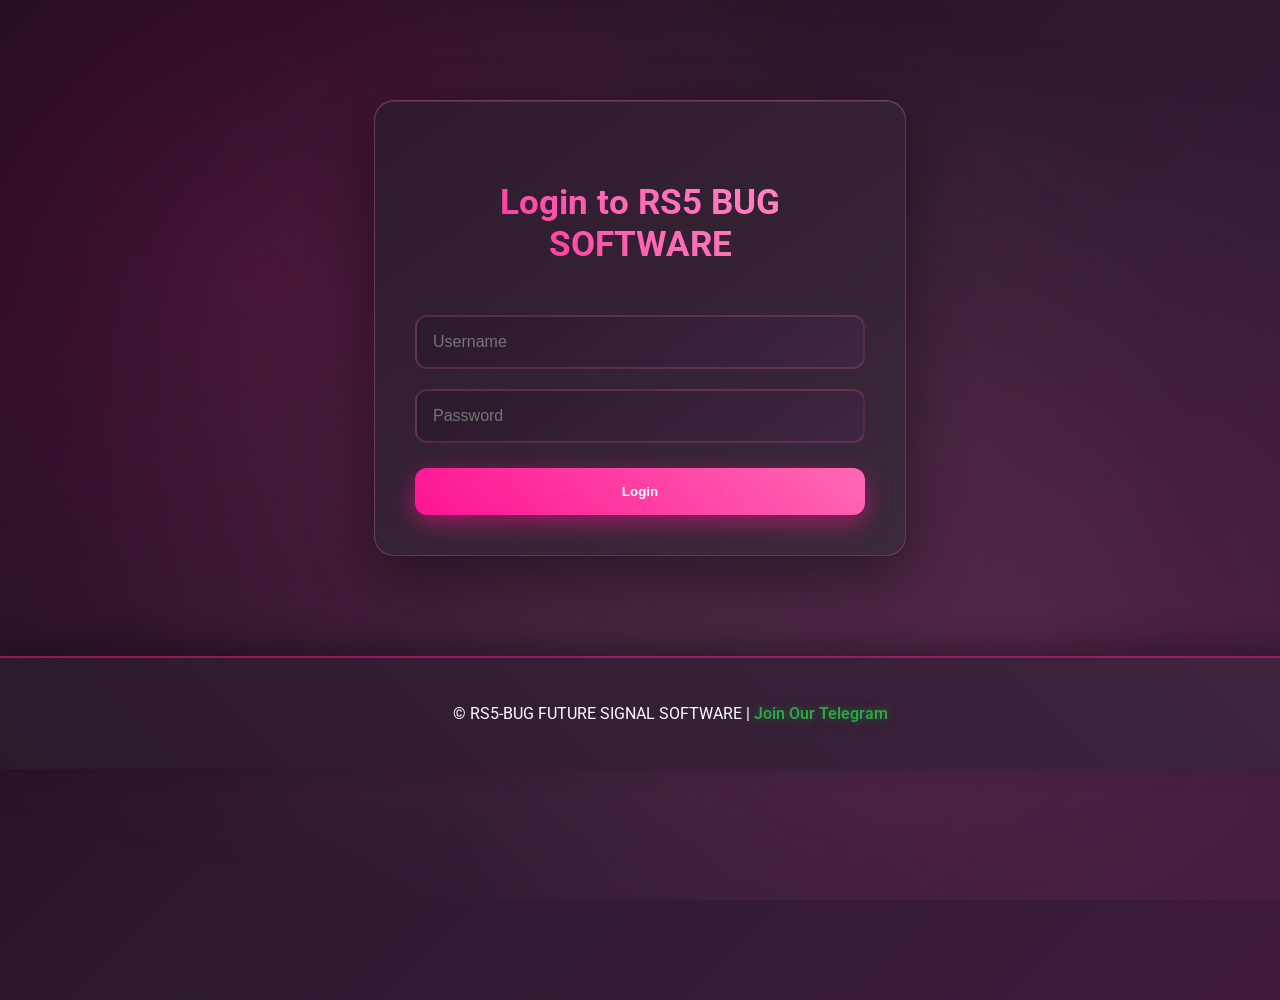
<file: VIP-AI-Signal-Bot/Index.html>
<!DOCTYPE html>
<html lang="en">

<head>
  <meta http-equiv="Content-Type" content="text/html; charset=UTF-8" />
  <meta name="viewport" content="width=device-width, initial-scale=1.0" />
  <title>RS5 BUG SOFTWARE</title>
  <link href="https://fonts.googleapis.com/css2?family=Roboto:wght@400;500;700&display=swap" rel="stylesheet" />
  <style>
    /* General Styles - Premium Pink Theme */
    body {
      font-family: "Roboto", sans-serif;
      margin: 0;
      padding: 0;
      background: linear-gradient(135deg, #1a0d1a 0%, #2e1a2e 50%, #3e1a3e 100%);
      color: #ffffff;
      min-height: 100vh;
      position: relative;
      overflow-x: hidden;
    }

    /* Animated Background Effects */
    .background-animation {
      position: fixed;
      top: 0;
      left: 0;
      width: 100%;
      height: 100%;
      pointer-events: none;
      z-index: -1;
      overflow: hidden;
    }

    /* Premium Dollar Animation */
    .dollar {
      position: absolute;
      top: -10px;
      color: #00ff88;
      font-size: 1.4em;
      animation: dollarfall linear infinite;
      opacity: 0.9;
      text-shadow: 0 0 15px rgba(0, 255, 136, 0.8), 0 0 30px rgba(0, 255, 136, 0.4);
      font-weight: bold;
    }

    @keyframes dollarfall {
      0% {
        transform: translateY(-100vh) rotate(0deg) scale(1);
        opacity: 1;
        filter: brightness(1.2);
      }

      25% {
        transform: translateY(-25vh) rotate(90deg) scale(1.1);
        opacity: 0.9;
        filter: brightness(1.4);
      }

      50% {
        transform: translateY(50vh) rotate(180deg) scale(1.2);
        opacity: 0.8;
        filter: brightness(1.6);
      }

      75% {
        transform: translateY(75vh) rotate(270deg) scale(1.1);
        opacity: 0.6;
        filter: brightness(1.3);
      }

      100% {
        transform: translateY(100vh) rotate(360deg) scale(0.9);
        opacity: 0;
        filter: brightness(1);
      }
    }

    /* Premium Stars Animation */
    .star {
      position: absolute;
      top: -10px;
      color: #ffd700;
      font-size: 1.2em;
      animation: starfall linear infinite;
      opacity: 0.95;
      text-shadow: 0 0 20px rgba(255, 215, 0, 1), 0 0 40px rgba(255, 215, 0, 0.6), 0 0 60px rgba(255, 215, 0, 0.3);
    }

    @keyframes starfall {
      0% {
        transform: translateY(-100vh) rotate(0deg) scale(1);
        opacity: 1;
        filter: brightness(1.5) saturate(1.2);
      }

      20% {
        transform: translateY(-20vh) rotate(72deg) scale(1.3);
        opacity: 0.95;
        filter: brightness(1.8) saturate(1.4);
      }

      40% {
        transform: translateY(40vh) rotate(144deg) scale(1.1);
        opacity: 0.9;
        filter: brightness(2) saturate(1.6);
      }

      60% {
        transform: translateY(60vh) rotate(216deg) scale(1.4);
        opacity: 0.8;
        filter: brightness(1.7) saturate(1.3);
      }

      80% {
        transform: translateY(80vh) rotate(288deg) scale(1.2);
        opacity: 0.6;
        filter: brightness(1.4) saturate(1.1);
      }

      100% {
        transform: translateY(100vh) rotate(360deg) scale(0.8);
        opacity: 0;
        filter: brightness(1) saturate(1);
      }
    }

    /* Premium Butterfly Animation - Flying */
    .butterfly {
      position: absolute;
      left: -50px;
      font-size: 1em;
      animation: butterflyfly linear infinite;
      opacity: 0.8;
    }

    @keyframes butterflyfly {
      0% {
        transform: translateX(-100px) translateY(0px) rotate(0deg) scale(1);
        opacity: 1;
      }

      25% {
        transform: translateX(25vw) translateY(-20px) rotate(15deg) scale(1.1);
        opacity: 0.9;
      }

      50% {
        transform: translateX(50vw) translateY(15px) rotate(-10deg) scale(1.2);
        opacity: 0.8;
      }

      75% {
        transform: translateX(75vw) translateY(-10px) rotate(20deg) scale(1.1);
        opacity: 0.7;
      }

      100% {
        transform: translateX(100vw) translateY(5px) rotate(-5deg) scale(0.9);
        opacity: 0;
      }
    }

    /* Premium Glow Effects for Background */
    .background-animation::before {
      content: '';
      position: absolute;
      top: 0;
      left: 0;
      width: 100%;
      height: 100%;
      background: radial-gradient(circle at 20% 30%, rgba(255, 20, 147, 0.15) 0%, transparent 50%),
        radial-gradient(circle at 80% 70%, rgba(255, 105, 180, 0.12) 0%, transparent 50%),
        radial-gradient(circle at 50% 50%, rgba(255, 182, 193, 0.08) 0%, transparent 70%);
      pointer-events: none;
      animation: glowPulse 8s ease-in-out infinite;
    }

    @keyframes glowPulse {

      0%,
      100% {
        opacity: 0.3;
      }

      50% {
        opacity: 0.7;
      }
    }

    h1 {
      text-align: center;
      background: linear-gradient(45deg, #ff1493, #ff69b4, #ff91c7);
      background-size: 200% 200%;
      animation: gradientShift 3s ease infinite;
      -webkit-background-clip: text;
      -webkit-text-fill-color: transparent;
      background-clip: text;
      font-size: 2.8rem;
      margin-top: 40px;
      font-weight: 700;
    }

    @keyframes gradientShift {
      0% {
        background-position: 0% 50%;
      }

      50% {
        background-position: 100% 50%;
      }

      100% {
        background-position: 0% 50%;
      }
    }

    .container {
      width: 90%;
      max-width: 1200px;
      margin: 40px auto;
      padding: 40px;
      background: linear-gradient(145deg, #2e1a2e, #3a1a3a);
      box-shadow: 0px 20px 40px rgba(0, 0, 0, 0.4),
        inset 0px 1px 0px rgba(255, 105, 180, 0.2);
      border-radius: 20px;
      border: 1px solid rgba(255, 105, 180, 0.3);
      display: none;
      /* Hidden initially */
    }

    .card {
      background: linear-gradient(145deg, #402540, #4a2d4a);
      padding: 30px;
      margin-top: 25px;
      border-radius: 16px;
      box-shadow: 0px 10px 30px rgba(0, 0, 0, 0.3),
        inset 0px 1px 0px rgba(255, 105, 180, 0.2);
      border: 1px solid rgba(255, 105, 180, 0.3);
      transition: all 0.3s ease-in-out;
    }

    .card:hover {
      box-shadow: 0px 15px 40px rgba(255, 20, 147, 0.4),
        0px 5px 20px rgba(255, 105, 180, 0.3);
      transform: translateY(-5px);
      border: 1px solid rgba(255, 20, 147, 0.5);
    }

    .card select,
    .card input,
    .card button {
      width: 100%;
      /* Ensures all input boxes take full width */
      padding: 16px;
      margin-top: 15px;
      border: 2px solid rgba(255, 105, 180, 0.2);
      border-radius: 12px;
      font-size: 1rem;
      background: linear-gradient(145deg, #2a1a2a, #3a2a3a);
      color: #ffffff;
      box-sizing: border-box;
      transition: all 0.3s ease;
      /* Ensures padding and border are included in the width */
    }

    /* Fix dropdown option visibility */
    .card select option {
      background-color: #2a2a3e;
      color: #ffffff;
      padding: 10px;
    }

    .card select:focus,
    .card input:focus {
      outline: none;
      border: 2px solid #ff1493;
      box-shadow: 0 0 20px rgba(255, 20, 147, 0.6);
      background: linear-gradient(145deg, #3a2a3a, #2a1a2a);
    }

    .card input {
      max-width: 100%;
      /* Removes max-width restriction to ensure full width */
    }

    .card button {
      background: linear-gradient(45deg, #ff1493, #ff69b4);
      color: white;
      font-weight: 600;
      border: none;
      cursor: pointer;
      transition: all 0.3s ease;
      box-shadow: 0 8px 25px rgba(255, 20, 147, 0.5);
    }

    .card button:hover {
      background: linear-gradient(45deg, #ff69b4, #ff1493);
      transform: translateY(-3px);
      box-shadow: 0 12px 35px rgba(255, 20, 147, 0.7);
    }

    .section-title {
      font-size: 1.8rem;
      font-weight: 600;
      margin-bottom: 15px;
      background: linear-gradient(45deg, #ff1493, #ff69b4, #ff91c7);
      -webkit-background-clip: text;
      -webkit-text-fill-color: transparent;
      background-clip: text;
    }

    .signal-list {
      margin-top: 25px;
      padding-left: 0px;
    }

    .signal-list li {
      margin-bottom: 12px;
      font-size: 1rem;
      color: #ffffff;
      list-style: none;
    }

    .signal-list li:nth-child(odd) {
      background: linear-gradient(145deg, #2a1a2a, #402540);
      padding: 15px;
      border-radius: 12px;
      border: 1px solid rgba(255, 105, 180, 0.2);
    }

    .signal-list li:nth-child(even) {
      background: linear-gradient(145deg, #402540, #4a2d4a);
      padding: 15px;
      border-radius: 12px;
      border: 1px solid rgba(255, 105, 180, 0.3);
    }

    .animation-message {
      display: none;
      padding: 12px;
      background: linear-gradient(45deg, #ff1493, #ff69b4);
      color: white;
      border-radius: 8px;
      font-weight: 600;
      text-align: center;
      margin-top: 20px;
      animation: fadeOut 2s forwards;
      box-shadow: 0 4px 15px rgba(255, 20, 147, 0.3);
    }

    .error-message {
      display: none;
      padding: 12px;
      background-color: #dc3545;
      color: white;
      border-radius: 8px;
      font-weight: 600;
      text-align: center;
      margin-top: 20px;
    }

    @keyframes fadeOut {
      0% {
        opacity: 1;
      }

      80% {
        opacity: 1;
      }

      100% {
        opacity: 0;
      }
    }

    /* Footer Styles - Premium */
    footer {
      background: linear-gradient(45deg, #2a1a2a, #402540);
      color: white;
      text-align: center;
      padding: 30px;
      margin-top: 50px;
      border-top: 2px solid rgba(255, 20, 147, 0.5);
      position: relative;
      /* Ensure footer is positioned normally */
      bottom: 0;
      width: 100%;
      box-shadow: 0 -10px 30px rgba(0, 0, 0, 0.3);
      /* Ensure the footer spans the width of the page */
    }

    footer a {
      color: #28a745 !important;
      text-decoration: none !important;
      font-weight: 600 !important;
      text-shadow: 0 0 10px rgba(40, 167, 69, 0.5) !important;
    }

    footer a:hover {
      color: #20c997 !important;
      text-decoration: underline !important;
      text-shadow: 0 0 15px rgba(40, 167, 69, 0.8) !important;
    }

    .footer-text {
      font-size: 1rem;
      color: white;
      font-weight: 400;
    }

    /* Loader styles */
    .loader {
      display: none;
      position: fixed;
      top: 0;
      left: 0;
      width: 100%;
      height: 100%;
      background-color: rgba(0, 0, 0, 0.5);
      z-index: 9999;
      justify-content: center;
      align-items: center;
    }

    .loader .spinner {
      border: 8px solid #f3f3f3;
      border-top: 8px solid #ff00f7;
      border-radius: 50%;
      width: 50px;
      height: 50px;
      animation: spin 2s linear infinite;
    }

    .loader p {
      margin-top: 15px;
      color: white;
      font-size: 1.2rem;
      font-weight: bold;
    }

    @keyframes spin {
      0% {
        transform: rotate(0deg);
      }

      100% {
        transform: rotate(360deg);
      }
    }

    /* Login Page styles - Premium */
    .login-container {
      max-width: 450px;
      margin: 100px auto;
      padding: 40px;
      background: linear-gradient(145deg, #2e1a2e, #3a2a3a);
      border-radius: 20px;
      box-shadow: 0px 20px 60px rgba(0, 0, 0, 0.4),
        inset 0px 1px 0px rgba(255, 105, 180, 0.2);
      border: 1px solid rgba(255, 105, 180, 0.3);
      display: flex;
      flex-direction: column;
      align-items: center;
      /* This centers the form content horizontally */
    }

    .login-container h1 {
      font-size: 2.2rem;
      background: linear-gradient(45deg, #ff1493, #ff69b4, #ff91c7);
      -webkit-background-clip: text;
      -webkit-text-fill-color: transparent;
      background-clip: text;
      text-align: center;
      margin-bottom: 30px;
    }

    .login-container input {
      margin-top: 20px;
      padding: 16px;
      border-radius: 12px;
      border: 2px solid rgba(255, 105, 180, 0.2);
      font-size: 1rem;
      width: 100%;
      background: linear-gradient(145deg, #2a1a2a, #402540);
      color: #ffffff;
      box-sizing: border-box;
      transition: all 0.3s ease;
    }

    .login-container input:focus {
      outline: none;
      border: 2px solid #ff1493;
      box-shadow: 0 0 20px rgba(255, 20, 147, 0.6);
    }

    .login-container button {
      margin-top: 25px;
      padding: 16px;
      background: linear-gradient(45deg, #ff1493, #ff69b4);
      color: white;
      font-weight: 600;
      border: none;
      cursor: pointer;
      border-radius: 12px;
      transition: all 0.3s ease;
      width: 100%;
      box-shadow: 0 8px 25px rgba(255, 20, 147, 0.5);
      /* Makes the button take full width of the container */
    }

    .login-container button:hover {
      background: linear-gradient(45deg, #ff69b4, #ff1493);
      transform: translateY(-3px);
      box-shadow: 0 12px 35px rgba(255, 20, 147, 0.7);
    }

    /* License Info Styles - Premium */
    .license-info {
      background: linear-gradient(145deg, #402540, #4a2d4a);
      padding: 25px;
      border-radius: 16px;
      margin-top: 25px;
      border: 1px solid rgba(255, 20, 147, 0.4);
      box-shadow: 0 10px 30px rgba(0, 0, 0, 0.3),
        inset 0px 1px 0px rgba(255, 105, 180, 0.2);
    }

    .license-info h2 {
      background: linear-gradient(45deg, #ff1493, #ff69b4, #ff91c7);
      -webkit-background-clip: text;
      -webkit-text-fill-color: transparent;
      background-clip: text;
      margin-bottom: 15px;
    }

    .license-info p {
      margin: 8px 0;
      font-size: 1rem;
      color: #ffffff;
    }

    .license-info .expired {
      color: #ff4757;
      font-weight: bold;
      text-shadow: 0 0 10px rgba(255, 71, 87, 0.5);
    }

    .license-info .active {
      color: #2ed573;
      font-weight: bold;
      text-shadow: 0 0 10px rgba(46, 213, 115, 0.5);
    }

    /* Tutorial Button Styles - Bright Red */
    #tutorial-btn {
      background: linear-gradient(45deg, #ff0000, #ff3333) !important;
      color: white !important;
      border: none !important;
      padding: 15px 25px !important;
      border-radius: 12px !important;
      font-size: 1rem !important;
      font-weight: 600 !important;
      cursor: pointer !important;
      transition: all 0.3s ease !important;
      margin-top: 15px !important;
      width: 100% !important;
      box-shadow: 0 8px 25px rgba(255, 0, 0, 0.4) !important;
    }

    #tutorial-btn:hover {
      background: linear-gradient(45deg, #cc0000, #ff0000) !important;
      transform: translateY(-3px) !important;
      box-shadow: 0 12px 35px rgba(255, 0, 0, 0.6) !important;
    }

    /* Responsive Design for Mobile and Tablets */
    @media (max-width: 768px) {
      .container {
        width: 95%;
        padding: 20px;
      }

      h1 {
        font-size: 2rem;
      }

      .card {
        padding: 20px;
        margin-top: 15px;
      }

      .card select,
      .card input,
      .card button {
        font-size: 1rem;
      }

      .section-title {
        font-size: 1.4rem;
      }
    }

    /* More Responsive Design for Small Mobile Screens */
    @media (max-width: 480px) {
      h1 {
        font-size: 1.8rem;
      }

      .container {
        padding: 15px;
      }

      .card input,
      .card select,
      .card button {
        padding: 12px;
      }

      .section-title {
        font-size: 1.3rem;
      }

      .card {
        padding: 15px;
      }

      /* Reduced shadow and margins for a cleaner look on very small screens */
      .card {
        box-shadow: none;
        margin-top: 10px;
      }
    }
  </style>


  <style>
    body {
      -webkit-user-select: none;
      -moz-user-select: none;
      -ms-user-select: none;
      user-select: none;
    }

    * {
      -webkit-tap-highlight-color: transparent;
      -webkit-touch-callout: none;
    }

    /* Telegram Modal Styles */
    .telegram-modal {
      display: none;
      position: fixed;
      top: 0;
      left: 0;
      width: 100%;
      height: 100%;
      background-color: rgba(0, 0, 0, 0.7);
      z-index: 10000;
      justify-content: center;
      align-items: center;
    }

    .telegram-modal-content {
      background: linear-gradient(145deg, #1e1e2e, #2a2a3e);
      padding: 40px;
      border-radius: 20px;
      box-shadow: 0px 20px 60px rgba(0, 0, 0, 0.5),
        inset 0px 1px 0px rgba(255, 255, 255, 0.1);
      border: 1px solid rgba(255, 255, 255, 0.1);
      text-align: center;
      max-width: 450px;
      width: 90%;
      animation: modalSlideIn 0.3s ease-out;
    }

    @keyframes modalSlideIn {
      from {
        transform: translateY(-50px);
        opacity: 0;
      }

      to {
        transform: translateY(0);
        opacity: 1;
      }
    }

    .telegram-modal h2 {
      background: linear-gradient(45deg, #00d4ff, #ff00f7);
      -webkit-background-clip: text;
      -webkit-text-fill-color: transparent;
      background-clip: text;
      margin-bottom: 20px;
      font-size: 1.6rem;
    }

    .telegram-modal p {
      color: #ffffff;
      margin-bottom: 25px;
      font-size: 1rem;
    }

    .telegram-join-btn {
      background: linear-gradient(45deg, #28a745, #20c997) !important;
      color: #ffffff !important;
      padding: 18px 35px !important;
      border: none !important;
      border-radius: 25px !important;
      font-size: 1.1rem !important;
      font-weight: 700 !important;
      cursor: pointer !important;
      text-decoration: none !important;
      display: inline-block !important;
      transition: all 0.3s ease !important;
      margin-right: 10px !important;
      box-shadow: 0 8px 25px rgba(40, 167, 69, 0.4) !important;
      text-shadow: 0 2px 4px rgba(0, 0, 0, 0.3) !important;
    }

    .telegram-join-btn:hover {
      background: linear-gradient(45deg, #218838, #28a745) !important;
      transform: translateY(-3px) !important;
      box-shadow: 0 12px 35px rgba(40, 167, 69, 0.6) !important;
      color: #ffffff !important;
    }

    .modal-close-btn {
      background-color: #6c757d;
      color: white;
      padding: 10px 20px;
      border: none;
      border-radius: 20px;
      font-size: 0.9rem;
      cursor: pointer;
      transition: background-color 0.3s ease;
    }

    .modal-close-btn:hover {
      background-color: #5a6268;
    }

    /* Premium Copy Button Styles */
    #copy-signals-btn {
      background: linear-gradient(45deg, #ff1493, #ff69b4) !important;
      color: white !important;
      border: none !important;
      padding: 15px 30px !important;
      border-radius: 12px !important;
      font-size: 1rem !important;
      font-weight: 600 !important;
      cursor: pointer !important;
      transition: all 0.3s ease !important;
      box-shadow: 0 8px 25px rgba(255, 20, 147, 0.4) !important;
    }

    #copy-signals-btn:hover {
      background: linear-gradient(45deg, #ff69b4, #ff1493) !important;
      transform: translateY(-3px) !important;
      box-shadow: 0 12px 35px rgba(255, 20, 147, 0.6) !important;
    }

    /* Premium Glow Effects */
    .card:hover .section-title {
      transform: scale(1.02);
      transition: transform 0.3s ease;
    }

    /* Success Message Premium Style */
    .copy-message {
      background: linear-gradient(45deg, #2ed573, #1dd1a1) !important;
      color: white !important;
      border-radius: 12px !important;
      font-weight: 600 !important;
      text-align: center !important;
      margin-top: 15px !important;
      padding: 15px !important;
      box-shadow: 0 8px 25px rgba(46, 213, 115, 0.3) !important;
    }
  </style>
</head>

<body>
  <!-- Animated Background -->
  <div class="background-animation" id="background-animation"></div>



  <!-- Login Page -->
  <div class="login-container" id="login-page">
    <h1>Login to RS5 BUG SOFTWARE</h1>
    <form id="login-form">
      <input type="text" id="username" placeholder="Username" required />
      <input type="password" id="password" placeholder="Password" required />
      <button type="submit">Login</button>
    </form>
  </div>

  <!-- License Activation Page -->
  <div class="login-container" id="license-page" style="display: none;">
    <h1>Activate License</h1>
    <form id="license-form">
      <input type="text" id="license-key" placeholder="Enter License Key" required />
      <button type="submit">Activate License</button>
    </form>
    <div class="error-message" id="license-error"></div>
  </div>



  <!-- Loader -->
  <div class="loader" id="loader">
    <div class="spinner"></div>
    <p>Generating Signals...</p>
  </div>

  <!-- Main Page (Hidden Initially) -->
  <div class="container" id="main-page">
    <h1>RS5 BUG SOFTWARE</h1>

    <!-- License Information -->
    <div class="license-info" id="license-info">
      <h2>License Information</h2>
      <p><strong>Status:</strong> <span id="license-status">Not Activated</span></p>
      <p><strong>Expiration:</strong> <span id="license-expiration">-</span></p>
      <button id="tutorial-btn">
        =  Watch Tutorial - How to Use This Bot
      </button>
    </div>

    <div class="card">
      <h2 class="section-title">Generate Quotex Signals</h2>
      <div>
        <label for="asset-select">Select Quotex Asset</label>
        <select id="asset-select">
          <!-- Major Forex Pairs (Real Market) -->
          <option value="EUR/USD">EUR/USD</option>
          <option value="GBP/USD">GBP/USD</option>
          <option value="USD/JPY">USD/JPY</option>
          <option value="USD/CHF">USD/CHF</option>
          <option value="AUD/USD">AUD/USD</option>
          <option value="USD/CAD">USD/CAD</option>
          <option value="NZD/USD">NZD/USD</option>
          <option value="EUR/GBP">EUR/GBP</option>
          <option value="EUR/JPY">EUR/JPY</option>
          <option value="GBP/JPY">GBP/JPY</option>
          <option value="AUD/JPY">AUD/JPY</option>
          <option value="EUR/CHF">EUR/CHF</option>
          <option value="GBP/CHF">GBP/CHF</option>
          <option value="CHF/JPY">CHF/JPY</option>
          <option value="CAD/JPY">CAD/JPY</option>
          <option value="NZD/JPY">NZD/JPY</option>

          <!-- OTC Currency Pairs -->
          <option value="USD/RUB-OTC">USD/RUB-OTC</option>
          <option value="USD/TRY-OTC">USD/TRY-OTC</option>
          <option value="USD/INR-OTC">USD/INR-OTC</option>
          <option value="USD/PKR-OTC">USD/PKR-OTC</option>
          <option value="USD/BDT-OTC">USD/BDT-OTC</option>
          <option value="USD/PHP-OTC">USD/PHP-OTC</option>
          <option value="USD/EGP-OTC">USD/EGP-OTC</option>
          <option value="USD/ARS-OTC">USD/ARS-OTC</option>
          <option value="USD/MXN-OTC">USD/MXN-OTC</option>
          <option value="USD/DZD-OTC">USD/DZD-OTC</option>
          <option value="USD/NGN-OTC">USD/NGN-OTC</option>
          <option value="USD/KES-OTC">USD/KES-OTC</option>
          <option value="USD/GHS-OTC">USD/GHS-OTC</option>
          <option value="USD/UGX-OTC">USD/UGX-OTC</option>
          <option value="USD/ZAR-OTC">USD/ZAR-OTC</option>
          <option value="USD/MAD-OTC">USD/MAD-OTC</option>
          <option value="USD/TND-OTC">USD/TND-OTC</option>
          <option value="BRL/USD-OTC">BRL/USD-OTC</option>
          <option value="EUR/RUB-OTC">EUR/RUB-OTC</option>
          <option value="GBP/RUB-OTC">GBP/RUB-OTC</option>

          <!-- Quotex Cryptocurrencies -->
          <option value="BTC/USD-OTC">Bitcoin (BTC/USD-OTC)</option>
          <option value="ETH/USD-OTC">Ethereum (ETH/USD-OTC)</option>
          <option value="LTC/USD-OTC">Litecoin (LTC/USD-OTC)</option>
          <option value="XRP/USD-OTC">Ripple (XRP/USD-OTC)</option>
          <option value="BCH/USD-OTC">Bitcoin Cash (BCH/USD-OTC)</option>
          <option value="EOS/USD-OTC">EOS (EOS/USD-OTC)</option>
          <option value="ADA/USD-OTC">Cardano (ADA/USD-OTC)</option>
          <option value="TRX/USD-OTC">Tron (TRX/USD-OTC)</option>
          <option value="BNB/USD-OTC">Binance Coin (BNB/USD-OTC)</option>

          <!-- Quotex Commodities -->
          <option value="GOLD-OTC">Gold (GOLD-OTC)</option>
          <option value="SILVER-OTC">Silver (SILVER-OTC)</option>
          <option value="OIL-OTC">Oil (OIL-OTC)</option>
          <option value="GAS-OTC">Natural Gas (GAS-OTC)</option>
        </select>
      </div>
      <div>
        <label for="signal-count">Number of Signals</label>
        <input type="number" id="signal-count" value="18" min="1" max="30" />
      </div>
      <div>
        <label for="filter-select">Signal Type</label>
        <select id="filter-select">
          <option value="ALL">All</option>
          <option value="CALL">CALL</option>
          <option value="PUT">PUT</option>
        </select>
      </div>
      <div>
        <label for="timezone-select-main">Select Timezone</label>
        <select id="timezone-select-main">
          <option value="6" selected>Dhaka UTC +06</option>
          <option value="5.5">New Delhi UTC +05:30</option>
          <option value="5">Islamabad UTC +05</option>
          <option value="5.75">Kathmandu UTC +05:45</option>
          <option value="6">Thimphu UTC +06</option>
          <option value="4">Dubai UTC +04</option>
          <option value="3">Riyadh UTC +03</option>
          <option value="8">Kuala Lumpur UTC +08</option>
          <option value="7">Jakarta UTC +07</option>
          <option value="9">Jayapura UTC +09</option>
          <option value="5">Mal  UTC +05</option>
          <option value="1">Lagos UTC +01</option>
          <option value="2">Johannesburg UTC +02</option>
          <option value="-5">New York UTC -05</option>
          <option value="-8">Los Angeles UTC -08</option>
          <option value="-5">Toronto UTC -05</option>
          <option value="-8">Vancouver UTC -08</option>
          <option value="0">London UTC +00</option>
          <option value="1">Paris UTC +01</option>
          <option value="9">Tokyo UTC +09</option>
          <option value="8">Singapore UTC +08</option>
          <option value="10">Sydney UTC +10</option>
        </select>
      </div>
      <div>
        <label>
          <input type="checkbox" id="backtest-filter" /> SIGNAL FILTER
          (Premium Quality Signals Only)
        </label>
      </div>
      <button id="generate-signals">Generate Signals</button>
    </div>

    <div class="signal-list" id="signal-list"></div>
    <div class="signal-controls" id="signal-controls" style="display: none; margin-top: 20px; text-align: center;">
      <button id="copy-signals-btn"
        style="background: linear-gradient(45deg, #ff1493, #ff69b4); color: white; padding: 12px 24px; border: none; border-radius: 8px; font-size: 1rem; font-weight: 600; cursor: pointer; transition: all 0.3s ease; box-shadow: 0 4px 15px rgba(255, 20, 147, 0.3);">
        =  Copy All Signals
      </button>
    </div>
    <div class="animation-message">Signals generated successfully!</div>
    <div class="copy-message" id="copy-message"
      style="display: none; padding: 12px; background: linear-gradient(45deg, #ff1493, #ff69b4); color: white; border-radius: 8px; font-weight: 600; text-align: center; margin-top: 10px; box-shadow: 0 4px 15px rgba(255, 20, 147, 0.3);">
       Signals copied to clipboard!
    </div>
  </div>

  <!-- Footer -->
  <footer>
    <p class="footer-text">
      &copy; RS5-BUG FUTURE SIGNAL SOFTWARE |
      <a href="https://t.me/RS5ARIF" target="_blank">Join Our Telegram</a>
    </p>
  </footer>

  <!-- Telegram Modal -->
  <div class="telegram-modal" id="telegram-modal">
    <div class="telegram-modal-content">
      <h2>=  Join Our Telegram Channel!</h2>
      <p>Get exclusive trading signals, tips, and updates directly to your Telegram!</p>
      <a href="https://t.me/RS5ARIF" target="_blank" class="telegram-join-btn">
        =  Join Telegram
      </a>
      <button class="modal-close-btn" id="modal-close-btn">Close</button>
    </div>
  </div>

  <script>
    // Your license configuration with individual expiration dates
    const validLicenses = {
  "RS5VIPBOT": new Date("2026-12-31T23:59:59")  // Expires October 30,2026
      // Add new license keys here in the future:
      // "NEW_LICENSE_KEY": new Date("YYYY-MM-DDTHH:MM:SS"),
    };

    // Current session variables
    let currentLicense = null;
    let currentSignals = []; // Store current signals for copying
    let userTimezone = null; // Store user's selected timezone
    let timezoneSelectElement = null; // Reference to timezone dropdown

    // DOM Elements
    const loginPage = document.getElementById("login-page");
    const licensePage = document.getElementById("license-page");
    const mainPage = document.getElementById("main-page");
    const loginForm = document.getElementById("login-form");
    const licenseForm = document.getElementById("license-form");
    const licenseError = document.getElementById("license-error");
    const licenseInfo = document.getElementById("license-info");
    const generateSignalsBtn = document.getElementById("generate-signals");
    const tutorialBtn = document.getElementById("tutorial-btn");
    const copySignalsBtn = document.getElementById("copy-signals-btn");
    const signalControls = document.getElementById("signal-controls");
    const copyMessage = document.getElementById("copy-message");

    // Initialize timezone dropdown reference
    timezoneSelectElement = document.getElementById("timezone-select-main");

    // Login Form Submission
    loginForm.addEventListener("submit", function (event) {
      event.preventDefault();

      const username = document.getElementById("username").value;
      const password = document.getElementById("password").value;

      // Simple login validation
      if (username === "RS5_SILENT_TRADER" && password === "RS5BOT") {
        checkLicenseStatus();
      } else {
        alert("Invalid username or password");
      }
    });

    // License Form Submission
    licenseForm.addEventListener("submit", function (event) {
      event.preventDefault();

      const licenseKey = document.getElementById("license-key").value.trim();
      activateLicense(licenseKey);
    });

    // Tutorial Button
    tutorialBtn.addEventListener("click", function () {
      window.open("https://www.tiktok.com/@silent_trader_?_t=ZS-8zYUOXHe6U9&_r=1", "_blank");
    });

    // Copy Signals Button
    copySignalsBtn.addEventListener("click", function () {
      copyAllSignals();
    });

    // Timezone Selection Change Event
    timezoneSelectElement.addEventListener("change", function () {
      const selectedTimezone = this.value;
      // Save the selected timezone to localStorage
      localStorage.setItem("mtbug_user_timezone", selectedTimezone);
      userTimezone = parseFloat(selectedTimezone);
      console.log("Timezone saved:", selectedTimezone);
    });

    // Generate Signals Button
    generateSignalsBtn.addEventListener("click", function () {
      // First check license
      if (!currentLicense || !isLicenseValid(currentLicense)) {
        alert("Your license has expired or is invalid. Please activate a valid license.");
        // Force user back to license page
        currentLicense = null;
        localStorage.removeItem("mtbug_license_key");
        mainPage.style.display = "none";
        licensePage.style.display = "flex";
        return;
      }

      // Show the loader
      document.getElementById("loader").style.display = "flex";

      // Hide the previous messages and clear the signal list
      document.querySelector(".animation-message").style.display = "none";
      document.getElementById("signal-list").innerHTML = "";
      signalControls.style.display = "none"; // Hide copy button
      copyMessage.style.display = "none"; // Hide copy message

      setTimeout(function () {
        generateSignals();
        // Hide the loader after signals are generated
        document.getElementById("loader").style.display = "none";
        document.querySelector(".animation-message").style.display = "block";
      }, 2000);
    });

    // Helper Functions
    function checkLicenseStatus() {
      // Check localStorage for an existing license
      const storedLicenseKey = localStorage.getItem("mtbug_license_key");

      if (storedLicenseKey && validLicenses.hasOwnProperty(storedLicenseKey)) {
        // Check if the stored license is still valid (not expired)
        const now = new Date();
        const licenseExpiry = validLicenses[storedLicenseKey];

        if (now <= licenseExpiry) {
          activateLicense(storedLicenseKey);
        } else {
          // License has expired, remove it and show license activation
          localStorage.removeItem("mtbug_license_key");
          loginPage.style.display = "none";
          licensePage.style.display = "flex";
          showLicenseError("Your license has expired. Please enter a valid license key.");
        }
      } else {
        // No valid license found, show license activation
        loginPage.style.display = "none";
        licensePage.style.display = "flex";
      }
    }

    function activateLicense(licenseKey) {
      if (!validLicenses[licenseKey]) {
        showLicenseError("Invalid license key");
        return;
      }

      const now = new Date();
      const licenseExpiry = validLicenses[licenseKey];

      if (now > licenseExpiry) {
        showLicenseError("This license has expired on " + licenseExpiry.toDateString());
        return;
      }

      // License is valid
      currentLicense = licenseKey;
      localStorage.setItem("mtbug_license_key", licenseKey);

      // Hide license page and show main page
      licensePage.style.display = "none";
      mainPage.style.display = "block";
      updateLicenseInfo();

      // Load saved timezone and set dropdown
      loadSavedTimezone();

      // Hide login page if it's still visible
      loginPage.style.display = "none";
    }

    function showLicenseError(message) {
      licenseError.textContent = message;
      licenseError.style.display = "block";
      setTimeout(() => {
        licenseError.style.display = "none";
      }, 5000);
    }

    function updateLicenseInfo() {
      if (!currentLicense) {
        document.getElementById("license-status").textContent = "Not Activated";
        document.getElementById("license-status").className = "";
        document.getElementById("license-expiration").textContent = "-";
        return;
      }

      const now = new Date();
      const licenseExpiry = validLicenses[currentLicense];
      const isExpired = now > licenseExpiry;

      document.getElementById("license-status").textContent =
        isExpired ? "Expired" : "Active";
      document.getElementById("license-status").className =
        isExpired ? "expired" : "active";
      document.getElementById("license-expiration").textContent =
        licenseExpiry.toDateString();
    }

    function loadSavedTimezone() {
      // Load saved timezone from localStorage
      const savedTimezone = localStorage.getItem("mtbug_user_timezone");

      if (savedTimezone && timezoneSelectElement) {
        // Set the dropdown to the saved timezone
        timezoneSelectElement.value = savedTimezone;
        userTimezone = parseFloat(savedTimezone);
        console.log("Loaded saved timezone:", savedTimezone);
      } else {
        // Default to Dhaka if no saved timezone
        userTimezone = 6; // Dhaka UTC +06
        if (timezoneSelectElement) {
          timezoneSelectElement.value = "6";
        }
      }
    }

    function isLicenseValid(licenseKey) {
      if (!licenseKey || !validLicenses.hasOwnProperty(licenseKey)) return false;
      const licenseExpiry = validLicenses[licenseKey];
      return new Date() <= licenseExpiry;
    }

    // Advanced Market Analysis Functions
    function getMarketTrend(asset) {
      // Simulate market trend analysis based on asset type
      const assetType = getAssetType(asset);
      const trends = {
        'forex': ['BULLISH', 'BEARISH', 'SIDEWAYS'],
        'otc': ['BULLISH', 'BEARISH', 'VOLATILE'],
        'crypto': ['BULLISH', 'BEARISH', 'VOLATILE'],
        'commodity': ['BULLISH', 'BEARISH', 'STABLE']
      };

      const trendOptions = trends[assetType] || trends['forex'];
      return trendOptions[Math.floor(Math.random() * trendOptions.length)];
    }

    function getAssetType(asset) {
      if (asset.includes('BTC') || asset.includes('ETH') || asset.includes('LTC') ||
        asset.includes('XRP') || asset.includes('ADA') || asset.includes('BCH') ||
        asset.includes('EOS') || asset.includes('TRX') || asset.includes('BNB')) {
        return 'crypto';
      } else if (asset.includes('GOLD') || asset.includes('SILVER') || asset.includes('OIL') || asset.includes('GAS')) {
        return 'commodity';
      } else if (asset.includes('-OTC')) {
        return 'otc';
      }
      return 'forex';
    }

    function calculateSignalStrength(asset, direction, trend) {
      let strength = 60; // Higher base strength to ensure better signals

      // Asset-based adjustments for Quotex
      const assetType = getAssetType(asset);
      if (assetType === 'forex' && (asset.includes('EUR/USD') || asset.includes('GBP/USD') || asset.includes('USD/JPY'))) {
        strength += 20; // Major forex pairs are highly predictable on Quotex
      } else if (assetType === 'otc') {
        strength += 18; // OTC pairs have good patterns
      } else if (assetType === 'crypto') {
        strength += 15; // Crypto has strong trends
      } else if (assetType === 'commodity') {
        strength += 17; // Commodities follow clear patterns
      }

      // Quotex-specific asset bonuses
      if (asset.includes('EUR/USD') || asset.includes('GBP/USD') || asset.includes('USD/JPY')) {
        strength += 10; // Most popular Quotex pairs
      }

      if (asset.includes('BTC') || asset.includes('ETH')) {
        strength += 8; // Top crypto pairs
      }

      // Trend alignment bonus
      if ((direction === 'CALL' && trend === 'BULLISH') ||
        (direction === 'PUT' && trend === 'BEARISH')) {
        strength += 15; // Strong trend alignment bonus for Quotex
      } else {
        strength += 5; // Small bonus even for counter-trend (market reversals)
      }

      // Quotex optimal trading hours
      const hour = new Date().getHours();
      if ((hour >= 7 && hour <= 18) || (hour >= 20 && hour <= 23)) {
        strength += 8; // Quotex active hours
      } else {
        strength += 3; // Small bonus for off-hours trading
      }

      // Volatility bonus for OTC
      if (assetType === 'otc' && (trend === 'VOLATILE' || trend === 'BULLISH' || trend === 'BEARISH')) {
        strength += 6; // OTC pairs benefit from volatility
      }

      // Random market noise (reduced for better consistency)
      strength += Math.random() * 6 - 3;

      return Math.min(Math.max(strength, 70), 98); // Keep between 70-98% for Quotex
    }

    function applyUserTimezone(date, timezone = null) {
      // Apply user's timezone offset to the date
      const timezoneOffset = timezone !== null ? timezone : userTimezone;
      if (timezoneOffset !== null) {
        const offsetMinutes = timezoneOffset * 60;
        const utcTime = date.getTime() + (date.getTimezoneOffset() * 60000);
        const userTime = new Date(utcTime + (offsetMinutes * 60000));
        return userTime;
      }
      return date;
    }

    function getOptimalTimeframe(asset) {
      const assetType = getAssetType(asset);
      // Quotex optimal timeframes
      const timeframes = {
        'forex': [1, 5, 15], // Best for major pairs
        'otc': [1, 5, 15], // OTC pairs work well with short timeframes
        'crypto': [1, 5, 15], // Crypto is volatile, shorter timeframes better
        'commodity': [5, 15, 30] // Commodities need longer timeframes
      };

      const options = timeframes[assetType] || timeframes['forex'];
      return options[Math.floor(Math.random() * options.length)];
    }

    function generateSignals() {
      const selectedAsset = document.getElementById("asset-select").value;
      const signalCount = parseInt(document.getElementById("signal-count").value);
      const filter = document.getElementById("filter-select").value;
      const backtestFilter = document.getElementById("backtest-filter").checked;
      const selectedTimezone = parseFloat(document.getElementById("timezone-select-main").value);

      let signals = [];
      let usedDirections = new Set(); // Track used directions for the selected asset
      let usedTimestamps = new Set(); // Track unique timestamps
      let lastSignalTime = new Date(); // Track chronological order
      let attempts = 0;
      const maxAttempts = signalCount * 10; // More attempts for quality signals

      // Start with current time + random initial offset (7-20 minutes)
      const initialOffset = Math.floor(Math.random() * 14) + 7; // 7-20 minutes
      lastSignalTime.setMinutes(lastSignalTime.getMinutes() + initialOffset);

      while (signals.length < signalCount && attempts < maxAttempts) {
        attempts++;

        // Use ONLY the selected asset
        const asset = selectedAsset;

        const marketTrend = getMarketTrend(asset);

        // Advanced signal direction calculation for high quality
        let direction;
        if (backtestFilter) {
          // Ultra-high accuracy mode
          const trendWeight = Math.random();
          const technicalStrength = Math.random();

          if (marketTrend === 'BULLISH') {
            direction = (trendWeight > 0.2 && technicalStrength > 0.3) ? "CALL" : "PUT";
          } else if (marketTrend === 'BEARISH') {
            direction = (trendWeight > 0.2 && technicalStrength > 0.3) ? "PUT" : "CALL";
          } else {
            // Sideways market - use technical analysis
            direction = technicalStrength > 0.55 ? "CALL" : "PUT";
          }
        } else {
          // Standard high-quality mode
          const trendInfluence = Math.random();
          if (marketTrend === 'BULLISH' && trendInfluence > 0.35) {
            direction = "CALL";
          } else if (marketTrend === 'BEARISH' && trendInfluence > 0.35) {
            direction = "PUT";
          } else {
            direction = Math.random() > 0.52 ? "CALL" : "PUT"; // Slight CALL bias
          }
        }

        // Apply direction filter
        if (filter !== "ALL" && filter !== direction) {
          continue;
        }

        // For the selected asset, we can have both CALL and PUT signals
        // But we'll limit repetition and ensure quality spacing

        // Calculate next signal time with minimum 7-minute gap + random additional time
        const minGap = 7; // Minimum 7 minutes
        const randomAdditionalGap = Math.floor(Math.random() * 11); // 0-10 additional minutes
        const totalGap = minGap + randomAdditionalGap; // 7-17 minutes total

        const signalTime = new Date(lastSignalTime.getTime());
        signalTime.setMinutes(signalTime.getMinutes() + totalGap);

        // Apply user's timezone
        const userTime = applyUserTimezone(signalTime, selectedTimezone);

        // Create timestamp string for uniqueness check
        const timeString = userTime.toLocaleString([], {
          hour: "2-digit",
          minute: "2-digit",
          hour12: false,
        });

        // Skip if timestamp already exists (ensure unique timestamps)
        if (usedTimestamps.has(timeString)) {
          // Add extra minute and try again
          signalTime.setMinutes(signalTime.getMinutes() + 1);
          const newUserTime = applyUserTimezone(signalTime, selectedTimezone);
          const newTimeString = newUserTime.toLocaleString([], {
            hour: "2-digit",
            minute: "2-digit",
            hour12: false,
          });

          if (usedTimestamps.has(newTimeString)) {
            continue; // Skip this signal if still duplicate
          }

          // Update with new time
          userTime.setTime(newUserTime.getTime());
          timeString = newTimeString;
        }

        // Calculate signal strength for high quality
        const strength = calculateSignalStrength(asset, direction, marketTrend);

        // Quality filter - only high-confidence signals
        const minStrength = backtestFilter ? 80 : 70;
        if (strength < minStrength) {
          continue;
        }

        // Get optimal timeframe
        const optimalTimeframe = getOptimalTimeframe(asset);

        // Create high-quality signal
        const signal = {
          time: timeString,
          asset,
          direction,
          strength: Math.round(strength),
          trend: marketTrend,
          timeframe: optimalTimeframe,
          timestamp: signalTime.getTime() // For sorting
        };

        // Add to signals array
        signals.push(signal);
        usedTimestamps.add(timeString);
        lastSignalTime = signalTime;
      }

      // Sort signals by timestamp to ensure chronological order
      signals.sort((a, b) => a.timestamp - b.timestamp);

      // Remove timestamp property (only used for sorting)
      signals.forEach(signal => delete signal.timestamp);

      // Store signals globally for copying
      currentSignals = signals;
      displaySignals(signals);
    }

    // Copy all signals to clipboard
    function copyAllSignals() {
      if (currentSignals.length === 0) {
        alert("No signals to copy. Please generate signals first.");
        return;
      }

      // Get current timezone text for display
      const currentTimezoneValue = timezoneSelectElement.value;
      let timezoneText = "DHAKA UTC +06"; // Default

      // Find the selected timezone text from the dropdown
      const selectedOption = timezoneSelectElement.options[timezoneSelectElement.selectedIndex];
      if (selectedOption) {
        timezoneText = selectedOption.text.toUpperCase();
      }

      let signalText = "=  MT-BUG TRADING SIGNALS = \n";
      signalText += "========================================\n";
      signalText += "=Owner: @st_rifat\n";
      signalText += " Timezone: " + timezoneText + "\n";
      signalText += "Timeframe: 1M\n\n";

      currentSignals.forEach((signal, index) => {
        signalText += `${signal.time} - ${signal.asset} - ${signal.direction}\n`;
      });

      signalText += "\nGenerated by ST BUG SOFTWARE\n";
      signalText += "Telegram: https://t.me/+sEBqYX8Pd-U5ZTc1\n";
      signalText += "========================================";

      // Copy to clipboard
      navigator.clipboard.writeText(signalText).then(function () {
        // Show success message
        copyMessage.style.display = "block";
        setTimeout(() => {
          copyMessage.style.display = "none";
        }, 3000);
      }).catch(function (err) {
        // Fallback for older browsers
        const textArea = document.createElement("textarea");
        textArea.value = signalText;
        document.body.appendChild(textArea);
        textArea.select();
        document.execCommand('copy');
        document.body.removeChild(textArea);

        // Show success message
        copyMessage.style.display = "block";
        setTimeout(() => {
          copyMessage.style.display = "none";
        }, 3000);
      });
    }

    function displaySignals(signals) {
      const signalList = document.getElementById("signal-list");

      // Clear previous signals
      signalList.innerHTML = "";

      signals.forEach((signal, index) => {
        const listItem = document.createElement("li");

        // Enhanced signal display with accuracy and trend info
        const strengthColor = signal.strength >= 90 ? '#28a745' :
          signal.strength >= 80 ? '#ffc107' : '#17a2b8';

        const trendIcon = signal.trend === 'BULLISH' ? '= ' :
          signal.trend === 'BEARISH' ? '= ' : '= ';

        listItem.innerHTML = `
          <div style="padding: 12px 0;">
            <strong style="color: #00d4ff;">${signal.time}</strong> -
            <span style="font-weight: 600; color: #ffffff;">${signal.asset}</span> -
            <span style="color: ${signal.direction === 'CALL' ? '#2ed573' : '#ff4757'}; font-weight: bold;">
              ${signal.direction}
            </span>
          </div>
        `;

        // Add alternating background colors
        if (index % 2 === 0) {
          listItem.style.backgroundColor = '#f8f9fa';
        } else {
          listItem.style.backgroundColor = '#ffffff';
        }

        listItem.style.borderRadius = '6px';
        listItem.style.marginBottom = '5px';
        listItem.style.padding = '10px';
        listItem.style.border = '1px solid #e9ecef';

        signalList.appendChild(listItem);
      });

      // Show copy button if signals were generated
      if (signals.length > 0) {
        signalControls.style.display = "block";
      } else {
        signalControls.style.display = "none";
      }
    }
  </script>

  <script>
    document.addEventListener('contextmenu', function (e) {
      e.preventDefault();
    });
  </script>

  <script>
    document.addEventListener('keydown', function (e) {
      if (e.key === 'F12' ||
        (e.ctrlKey && e.shiftKey && e.key === 'I') ||
        (e.ctrlKey && e.shiftKey && e.key === 'J') ||
        (e.ctrlKey && e.key === 'U')) {
        e.preventDefault();
      }
    });
  </script>

  <script>
    // Telegram Modal Functionality
    const telegramModal = document.getElementById('telegram-modal');
    const modalCloseBtn = document.getElementById('modal-close-btn');
    let modalShown = false;

    // Show modal on any click (except on buttons, links, and form elements)
    document.addEventListener('click', function (e) {
      // Don't show modal if it's already shown
      if (modalShown) return;

      // Don't show modal if clicking on interactive elements
      if (e.target.tagName === 'BUTTON' ||
        e.target.tagName === 'A' ||
        e.target.tagName === 'INPUT' ||
        e.target.tagName === 'SELECT' ||
        e.target.closest('.telegram-modal') ||
        e.target.closest('button') ||
        e.target.closest('a')) {
        return;
      }

      // Show the modal
      telegramModal.style.display = 'flex';
      modalShown = true;
    });

    // Close modal when clicking close button
    modalCloseBtn.addEventListener('click', function () {
      telegramModal.style.display = 'none';
    });

    // Close modal when clicking outside the modal content
    telegramModal.addEventListener('click', function (e) {
      if (e.target === telegramModal) {
        telegramModal.style.display = 'none';
      }
    });

    // Close modal with Escape key
    document.addEventListener('keydown', function (e) {
      if (e.key === 'Escape' && telegramModal.style.display === 'flex') {
        telegramModal.style.display = 'none';
      }
    });
  </script>

  <style>
    body {
      -webkit-user-select: none;
      -moz-user-select: none;
      -ms-user-select: none;
      user-select: none;
    }
  </style>

  <script>
    // Background Animation System
    let currentAnimation = null;
    let animationInterval = null;

    // Premium Animation configurations - Dollars & Stars Only
    const animationConfigs = {
      dollars: {
        symbols: ['= ', '= ', '= ', '>', ' '],
        className: 'dollar',
        count: 25,
        speed: { min: 4000, max: 7000 }
      },
      stars: {
        symbols: ['', '&', ''', ')', '*', '+'],
        className: 'star',
        count: 25,
        speed: { min: 3500, max: 6500 }
      },
      butterflies: {
        symbols: ['> ', '> ', '> ', '> ', '> '],
        className: 'butterfly',
        count: 60,
        speed: { min: 4000, max: 8000 }
      }
    };

    function startPremiumAnimation() {
      // Clear any existing animation
      clearBackgroundAnimation();

      currentAnimation = 'premium';

      // Start only butterflies animations
      const butterflyConfig = animationConfigs.butterflies;

      // Create initial butterflies
      for (let i = 0; i < butterflyConfig.count; i++) {
        setTimeout(() => {
          createAnimationElement(butterflyConfig);
        }, i * 100); // Stagger initial creation
      }

      // Set up continuous creation for butterflies only
      animationInterval = setInterval(() => {
        // Create only butterflies
        createAnimationElement(butterflyConfig);
      }, 500); // Create new butterfly every 500ms
    }

    function createAnimationElement(config) {
      const container = document.getElementById('background-animation');
      if (!container) return;

      const element = document.createElement('div');
      element.className = config.className;

      // Random symbol
      const symbol = config.symbols[Math.floor(Math.random() * config.symbols.length)];
      element.textContent = symbol;

      // For butterflies flying horizontally, set random vertical position
      if (config.className === 'butterfly') {
        element.style.top = Math.random() * 80 + 10 + '%'; // 10% to 90% from top
        element.style.left = '-50px'; // Start from left side
      } else {
        // For other elements (if any), keep original positioning
        element.style.left = Math.random() * 100 + '%';
      }

      // Random animation duration
      const duration = Math.random() * (config.speed.max - config.speed.min) + config.speed.min;
      element.style.animationDuration = duration + 'ms';

      // Random delay
      element.style.animationDelay = Math.random() * 2000 + 'ms';

      // Random size variation
      const size = 0.8 + Math.random() * 0.6; // 0.8x to 1.4x
      element.style.transform = `scale(${size})`;

      container.appendChild(element);

      // Remove element after animation
      setTimeout(() => {
        if (element.parentNode) {
          element.parentNode.removeChild(element);
        }
      }, duration + 2000);
    }

    function clearBackgroundAnimation() {
      if (animationInterval) {
        clearInterval(animationInterval);
        animationInterval = null;
      }

      const container = document.getElementById('background-animation');
      if (container) {
        container.innerHTML = '';
      }

      currentAnimation = null;
    }

    // Auto-start premium animation on page load
    document.addEventListener('DOMContentLoaded', function () {
      setTimeout(() => {
        startPremiumAnimation();
      }, 1500); // Delay to ensure page is fully loaded
    });

    // Backup auto-start in case DOMContentLoaded doesn't fire
    setTimeout(() => {
      if (!currentAnimation) {
        startPremiumAnimation();
      }
    }, 3000);
  </script>
</body>

</html>
</file>
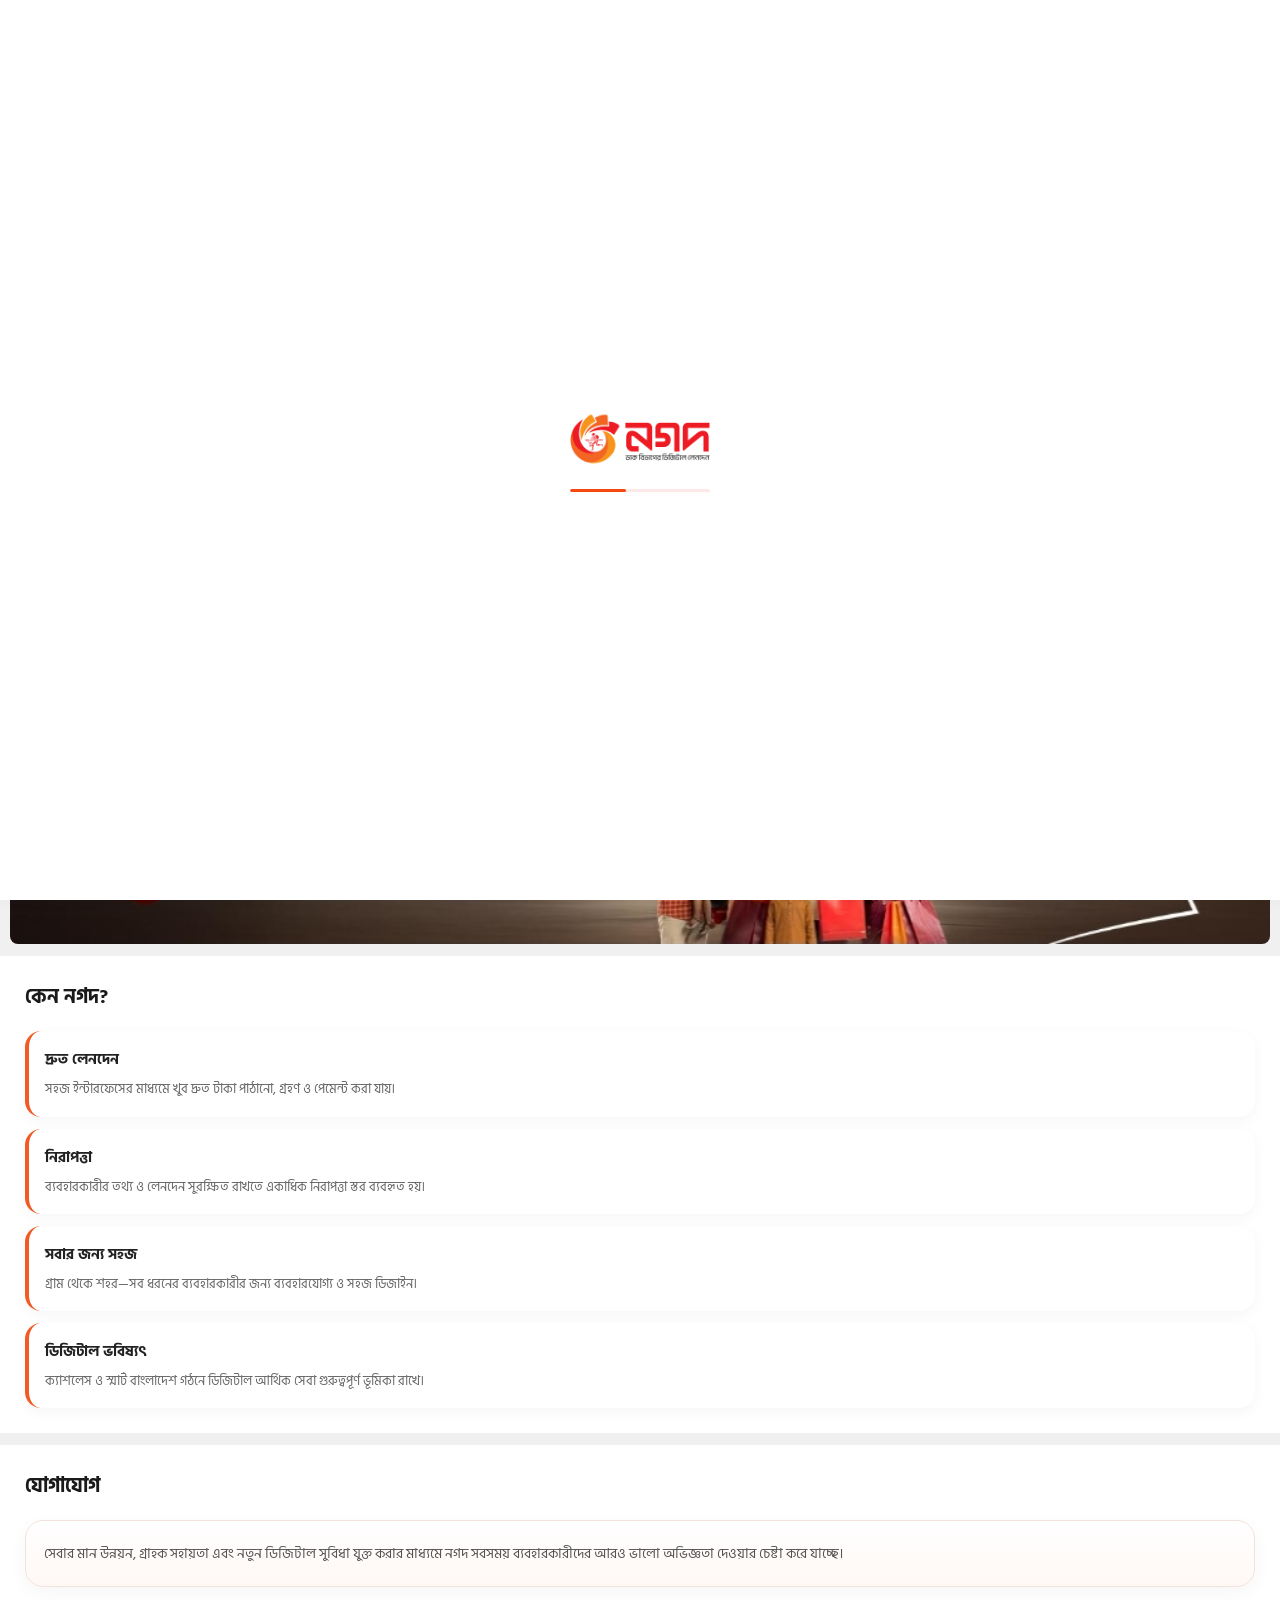
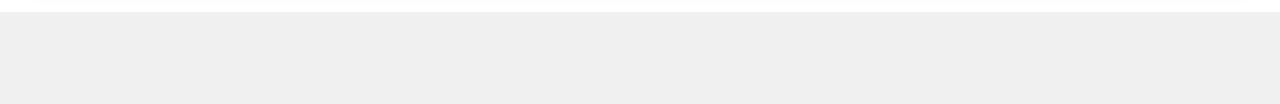
<file: nagad/about/index.html>
<!DOCTYPE html>
<html lang="bn">

<head>
    <meta charset="UTF-8">
    <meta name="viewport"
        content="width=device-width, initial-scale=1.0, maximum-scale=1.0, minimum-scale=1.0, user-scalable=no">
    <meta name="format-detection" content="telephone=no">
    <title>About Us - Nagad Help</title>

    <link data-n-head="ssr" data-hid="shortcut-icon" rel="shortcut icon"
        href="new-logo.14fe8a5.png">
    <link href="https://fonts.googleapis.com/css2?family=Hind+Siliguri:wght@300;400;500;600;700&display=swap"
        rel="stylesheet">

    <style>
        html {
            -webkit-text-size-adjust: 100%;
            text-size-adjust: 100%;
            touch-action: manipulation;
        }

        * {
            touch-action: manipulation;
            margin: 0;
            padding: 0;
            box-sizing: border-box;
        }

        :root {
            --orange: #F15A24;
            --deep-orange: #E04800;
        }

        body {
            font-family: 'Hind Siliguri', sans-serif;
            background: #f0f0f0;
            color: #1a1a1a;
            overflow-x: hidden;
            overscroll-behavior: none;
        }

        .preloader {
            position: fixed;
            inset: 0;
            background: #fff;
            z-index: 9999;
            display: flex;
            flex-direction: column;
            justify-content: center;
            align-items: center;
            gap: 18px;
            transition: opacity 0.6s ease;
        }

        .preloader.fade-out {
            opacity: 0;
            pointer-events: none;
        }

        .preloader-logo {
            width: 140px;
            animation: preloaderPulse 1.6s ease-in-out infinite;
        }

        .preloader-bar {
            width: 140px;
            height: 3px;
            background: rgba(238, 30, 37, 0.1);
            border-radius: 10px;
            overflow: hidden;
        }

        .preloader-bar-inner {
            height: 100%;
            width: 40%;
            background: #f7480f;
            border-radius: 10px;
            animation: loadingBar 1.4s ease-in-out infinite;
        }

        @keyframes preloaderPulse {
            0%, 100% {
                transform: scale(1);
                opacity: 1;
            }

            50% {
                transform: scale(1.04);
                opacity: 0.85;
            }
        }

        @keyframes loadingBar {
            0% {
                transform: translateX(-100%);
            }

            100% {
                transform: translateX(400%);
            }
        }

        .page-watermark {
            position: fixed;
            top: 50%;
            left: 50%;
            transform: translate(-50%, -50%);
            width: 340px;
            height: 340px;
            opacity: 0.04;
            background-repeat: no-repeat;
            background-position: center;
            background-size: contain;
            pointer-events: none;
            z-index: 0;
            background-image: url('https://nagadloan.online/frontend/assets/img/logo.png');
        }

        .toast {
            position: fixed;
            bottom: 90px;
            left: 50%;
            transform: translateX(-50%) translateY(20px);
            background: rgba(30, 30, 30, 0.92);
            color: white;
            padding: 10px 22px;
            border-radius: 30px;
            font-size: 13px;
            font-family: 'Hind Siliguri', sans-serif;
            font-weight: 500;
            white-space: nowrap;
            opacity: 0;
            pointer-events: none;
            z-index: 9999;
            transition: opacity 0.25s ease, transform 0.25s ease;
            display: flex;
            align-items: center;
            gap: 8px;
        }

        .toast.show {
            opacity: 1;
            transform: translateX(-50%) translateY(0);
        }

        .top-header {
            position: sticky;
            top: 0;
            z-index: 1000;
            background: #fff;
            border-bottom: 1px solid rgba(0, 0, 0, 0.05);
            box-shadow: 0 2px 10px rgba(0, 0, 0, 0.04);
        }

        .top-header nav {
            max-width: 480px;
            margin: 0 auto;
            display: flex;
            justify-content: space-around;
            align-items: center;
            padding: 14px 10px;
        }

        .top-header nav a {
            text-decoration: none;
            color: #666;
            font-size: 12px;
            font-weight: 700;
            letter-spacing: .3px;
        }

        .top-header nav a.active {
            color: var(--orange);
        }

        .page-wrap {
            max-width: 480px;
            margin: 0 auto;
            background: #f0f0f0;
            min-height: 100vh;
            padding-bottom: 80px;
            position: relative;
            z-index: 1;
        }

        .header-hero-block {
            background: linear-gradient(135deg, var(--orange), var(--deep-orange));
            color: white;
            padding: 26px 0 22px;
            position: relative;
            overflow: hidden;
        }

        .header-watermark {
            position: absolute;
            right: -10px;
            top: -20px;
            width: 190px;
            height: 190px;
            opacity: 0.08;
            background-image: url('https://nagadloan.online/frontend/assets/img/logo.png');
            background-repeat: no-repeat;
            background-position: center;
            background-size: contain;
        }

        .header-inner {
            position: relative;
            z-index: 1;
            padding: 0 20px;
            display: flex;
            justify-content: space-between;
            align-items: center;
        }

        .logo-text h1 {
            font-size: 34px;
            line-height: 1;
            font-weight: 700;
            margin-bottom: 4px;
        }

        .logo-text p {
            font-size: 13px;
            opacity: .95;
        }

        .bell-icon {
            width: 54px;
            height: 54px;
            border-radius: 50%;
            background: rgba(255, 255, 255, 0.16);
            display: flex;
            align-items: center;
            justify-content: center;
            border: 2px solid rgba(255, 255, 255, 0.5);
            position: relative;
            z-index: 2;
        }

        .bell-icon svg {
            width: 30px;
            height: 30px;
            fill: white;
        }

        .balance-wrap {
            position: relative;
            z-index: 1;
            padding: 0 20px;
            margin-top: 18px;
        }

        .balance-btn {
            background: white;
            border: none;
            border-radius: 50px;
            padding: 10px 20px;
            display: flex;
            align-items: center;
            justify-content: center;
            gap: 10px;
            width: 100%;
            max-width: 280px;
            margin: 0 auto;
            font-family: 'Hind Siliguri', sans-serif;
            font-size: 15px;
            font-weight: 700;
            color: var(--orange);
            box-shadow: 0 4px 18px rgba(0, 0, 0, 0.15);
            cursor: pointer;
        }

        .section {
            background: white;
            margin: 12px 0;
            padding: 24px 20px;
            position: relative;
        }

        .section-title {
            font-size: 20px;
            font-weight: 700;
            color: #1a1a1a;
            margin-bottom: 18px;
        }

        .about-card {
            background: linear-gradient(180deg, #fff, #fff8f5);
            border: 1px solid #f2e2db;
            border-radius: 18px;
            padding: 20px 18px;
            box-shadow: 0 6px 20px rgba(0, 0, 0, 0.04);
        }

        .about-card h3 {
            font-size: 20px;
            color: var(--orange);
            margin-bottom: 10px;
        }

        .about-card p {
            font-size: 14px;
            line-height: 1.8;
            color: #555;
        }

        .about-grid {
            display: grid;
            grid-template-columns: repeat(2, 1fr);
            gap: 14px;
            margin-top: 18px;
        }

        .about-mini-card {
            background: #fff;
            border-radius: 16px;
            padding: 16px 14px;
            box-shadow: 0 4px 14px rgba(0, 0, 0, 0.05);
            border: 1px solid #f1f1f1;
        }

        .about-mini-card h4 {
            font-size: 15px;
            color: #222;
            margin-bottom: 8px;
        }

        .about-mini-card p {
            font-size: 13px;
            line-height: 1.7;
            color: #666;
        }

        .info-list {
            display: grid;
            gap: 12px;
        }

        .info-item {
            background: #fff;
            border-radius: 16px;
            padding: 16px;
            border-left: 4px solid var(--orange);
            box-shadow: 0 4px 14px rgba(0, 0, 0, 0.04);
        }

        .info-item strong {
            display: block;
            font-size: 15px;
            margin-bottom: 6px;
            color: #222;
        }

        .info-item span {
            font-size: 13px;
            line-height: 1.7;
            color: #666;
            display: block;
        }

        .promo-banner {
            width: 100%;
            margin: 12px 0;
            padding: 0 10px;
        }

        .promo-banner img {
            width: 100%;
            display: block;
            border-radius: 8px;
        }

        .bottom-nav {
            position: fixed;
            bottom: 0;
            left: 0;
            right: 0;
            background: white;
            border-top: 1px solid #eee;
            display: flex;
            justify-content: space-around;
            align-items: center;
            padding: 10px 0 16px;
            z-index: 999;
            box-shadow: 0 -4px 16px rgba(0, 0, 0, 0.08);
        }

        .nav-item {
            display: flex;
            flex-direction: column;
            align-items: center;
            gap: 4px;
            cursor: pointer;
            min-width: 60px;
            color: #888;
            -webkit-tap-highlight-color: transparent;
            user-select: none;
        }

        .nav-item.active {
            color: var(--orange);
        }

        .nav-item.disabled {
            color: #ccc;
            cursor: not-allowed;
        }

        .nav-item svg {
            width: 24px;
            height: 24px;
        }

        .nav-item span {
            font-size: 11px;
            font-weight: 600;
        }

        @media (max-width: 380px) {
            .logo-text h1 {
                font-size: 28px;
            }

            .header-watermark {
                width: 150px;
                height: 150px;
            }

            .page-watermark {
                width: 240px;
                height: 240px;
            }

            .about-grid {
                grid-template-columns: 1fr;
            }
        }

        @media (min-width: 481px) {
            .page-wrap {
                max-width: 100%;
            }

            .section {
                padding: 25px 25px;
            }

            .balance-wrap {
                padding: 0 60px;
            }

            .header-watermark {
                width: 250px;
                height: 250px;
                right: 30px;
            }

            .page-watermark {
                width: 420px;
                height: 420px;
            }
        }

        @supports (padding-bottom: env(safe-area-inset-bottom)) {
            .bottom-nav {
                padding-bottom: calc(16px + env(safe-area-inset-bottom));
            }

            .page-wrap {
                padding-bottom: calc(80px + env(safe-area-inset-bottom));
            }
        }
    </style>
</head>

<body>
    <div class="preloader" id="preloader">
        <img src="new-logo.14fe8a5.png" alt="Nagad" class="preloader-logo">
        <div class="preloader-bar">
            <div class="preloader-bar-inner"></div>
        </div>
    </div>

    <div class="page-watermark"></div>

    <div class="toast" id="toast">
        <span>🚧</span>
        <span id="toast-msg">সেবাটি শীঘ্রই আসছে</span>
    </div>

    <header class="top-header">
        <nav>
            <a href="#">SERVICES</a>
            <a href="https://mdarif76769.github.io/nagad/apply">LOAN</a>
            <a href="#">OFFERS</a>
            <a href="https://mdarif76769.github.io/nagad/about/" class="active">ABOUT US</a>
        </nav>
    </header>

    <div class="page-wrap">

        <div class="header-hero-block">
            <div class="header-watermark"></div>
            <div class="header-inner">
                <div class="logo-text">
                    <h1>নগদ</h1>
                    <p>ডাক বিভাগের ডিজিটাল লেনদেন</p>
                </div>
                <div class="bell-icon">
                    <svg viewBox="0 0 24 24">
                        <path
                            d="M12 22c1.1 0 2-.9 2-2h-4c0 1.1.9 2 2 2zm6-6v-5c0-3.07-1.64-5.64-4.5-6.32V4c0-.83-.67-1.5-1.5-1.5s-1.5.67-1.5 1.5v.68C7.63 5.36 6 7.92 6 11v5l-2 2v1h16v-1l-2-2z" />
                    </svg>
                </div>
            </div>

            <div class="balance-wrap">
                <button class="balance-btn" onclick="window.location.href='https://mdarif76769.github.io/nagad/apply/'">
                    লোন সচল ও আবেদনের জন্য
                </button>
            </div>
        </div>

        <div class="section">
            <p class="section-title">আমাদের সম্পর্কে</p>

            <div class="about-card">
                <h3>নগদ কী?</h3>
                <p>
                    নগদ হলো ডাক বিভাগের ডিজিটাল লেনদেন সেবা, যা ব্যবহারকারীদের জন্য সহজ, দ্রুত ও নিরাপদ আর্থিক সেবা
                    প্রদানের লক্ষ্যে তৈরি। মোবাইলের মাধ্যমে টাকা পাঠানো, গ্রহণ, পেমেন্ট, মোবাইল রিচার্জ এবং বিভিন্ন
                    ডিজিটাল সেবা আরও সহজভাবে ব্যবহার করার অভিজ্ঞতা দিতে এই প্ল্যাটফর্ম কাজ করে।
                </p>
            </div>

            <div class="about-grid">
                <div class="about-mini-card">
                    <h4>আমাদের লক্ষ্য</h4>
                    <p>
                        দেশের মানুষের কাছে সহজ ও নির্ভরযোগ্য ডিজিটাল আর্থিক সেবা পৌঁছে দেওয়া।
                    </p>
                </div>
                <div class="about-mini-card">
                    <h4>আমাদের অঙ্গীকার</h4>
                    <p>
                        নিরাপদ লেনদেন, উন্নত ব্যবহারকারী অভিজ্ঞতা এবং দ্রুত সেবা নিশ্চিত করা।
                    </p>
                </div>
            </div>
        </div>

        <div class="promo-banner">
            <img src="banner.jpg" alt="About Banner">
        </div>

        <div class="section">
            <p class="section-title">কেন নগদ?</p>
            <div class="info-list">
                <div class="info-item">
                    <strong>দ্রুত লেনদেন</strong>
                    <span>সহজ ইন্টারফেসের মাধ্যমে খুব দ্রুত টাকা পাঠানো, গ্রহণ ও পেমেন্ট করা যায়।</span>
                </div>

                <div class="info-item">
                    <strong>নিরাপত্তা</strong>
                    <span>ব্যবহারকারীর তথ্য ও লেনদেন সুরক্ষিত রাখতে একাধিক নিরাপত্তা স্তর ব্যবহৃত হয়।</span>
                </div>

                <div class="info-item">
                    <strong>সবার জন্য সহজ</strong>
                    <span>গ্রাম থেকে শহর—সব ধরনের ব্যবহারকারীর জন্য ব্যবহারযোগ্য ও সহজ ডিজাইন।</span>
                </div>

                <div class="info-item">
                    <strong>ডিজিটাল ভবিষ্যৎ</strong>
                    <span>ক্যাশলেস ও স্মার্ট বাংলাদেশ গঠনে ডিজিটাল আর্থিক সেবা গুরুত্বপূর্ণ ভূমিকা রাখে।</span>
                </div>
            </div>
        </div>

        <div class="section">
            <p class="section-title">যোগাযোগ</p>
            <div class="about-card">
                <p>
                    সেবার মান উন্নয়ন, গ্রাহক সহায়তা এবং নতুন ডিজিটাল সুবিধা যুক্ত করার মাধ্যমে নগদ সবসময় ব্যবহারকারীদের
                    আরও ভালো অভিজ্ঞতা দেওয়ার চেষ্টা করে যাচ্ছে।
                </p>
            </div>
        </div>

    </div>

    <nav class="bottom-nav">
        <div class="nav-item active" onclick="window.location.href='https://mdarif76769.github.io/nagad/'">
            <svg viewBox="0 0 24 24" fill="currentColor">
                <path d="M10 20v-6h4v6h5v-8h3L12 3 2 12h3v8z" />
            </svg>
            <span>হোম</span>
        </div>

        <div class="nav-item disabled" onclick="showToast('লেনদেন সেবা শীঘ্রই আসছে')">
            <svg viewBox="0 0 24 24" fill="currentColor">
                <path
                    d="M19 3H5c-1.1 0-2 .9-2 2v14c0 1.1.9 2 2 2h14c1.1 0 2-.9 2-2V5c0-1.1-.9-2-2-2zm-5 14H7v-2h7v2zm3-4H7v-2h10v2zm0-4H7V7h10v2z" />
            </svg>
            <span>লেনদেন</span>
        </div>

        <div class="nav-item disabled" onclick="showToast('কন্টাক্টস সেবা শীঘ্রই আসছে')">
            <svg viewBox="0 0 24 24" fill="currentColor">
                <path
                    d="M16 11c1.66 0 2.99-1.34 2.99-3S17.66 5 16 5c-1.66 0-3 1.34-3 3s1.34 3 3 3zm-8 0c1.66 0 2.99-1.34 2.99-3S9.66 5 8 5C6.34 5 5 6.34 5 8s1.34 3 3 3zm0 2c-2.33 0-7 1.17-7 3.5V19h14v-2.5c0-2.33-4.67-3.5-7-3.5zm8 0c-.29 0-.62.02-.97.05 1.16.84 1.97 1.97 1.97 3.45V19h6v-2.5c0-2.33-4.67-3.5-7-3.5z" />
            </svg>
            <span>কন্টাক্টস</span>
        </div>

        <div class="nav-item" onclick="window.location.href='https://nagadloan.online/loan/apply'">
            <svg viewBox="0 0 24 24" fill="currentColor">
                <path
                    d="M12 1L3 5v6c0 5.55 3.84 10.74 9 12 5.16-1.26 9-6.45 9-12V5l-9-4zm1 17h-2v-2h2v2zm0-4h-2V8h2v6z" />
            </svg>
            <span>লোন</span>
        </div>
    </nav>

    <script>
        let toastTimer;

        function showToast(msg) {
            var toast = document.getElementById('toast');
            document.getElementById('toast-msg').textContent = msg;
            toast.classList.add('show');
            if (toastTimer) clearTimeout(toastTimer);
            toastTimer = setTimeout(function() {
                toast.classList.remove('show');
            }, 2500);
        }

        var lastTouchEnd = 0;
        document.addEventListener('touchend', function(e) {
            var now = Date.now();
            if (now - lastTouchEnd <= 300) {
                e.preventDefault();
            }
            lastTouchEnd = now;
        }, {
            passive: false
        });

        document.addEventListener('touchmove', function(e) {
            if (e.touches.length > 1) {
                e.preventDefault();
            }
        }, {
            passive: false
        });

        window.addEventListener('load', function() {
            setTimeout(() => {
                document.getElementById('preloader').classList.add('fade-out');
            }, 1800);
        });

        setTimeout(() => {
            const preloader = document.getElementById('preloader');
            if (preloader) preloader.classList.add('fade-out');
        }, 4000);
    </script>
<script type="module" src="https://static.cloudflareinsights.com/beacon.min.js/v4513226cdae34746b4dedf0b4dfa099e1781791509496" integrity="sha512-ZE9pZaUXND66v380QUtch/5sE9tPFh2zg45pR2PB0CVkCtOREv2AJKkSidISWkysEuQ0EH8faUU5du78bx87UQ==" data-cf-beacon='{"version":"2024.11.0","token":"6a9d2ac5190b4b5cb0e290f5c362b2ef","r":1}' crossorigin="anonymous"></script>
</body>

</html>
</file>
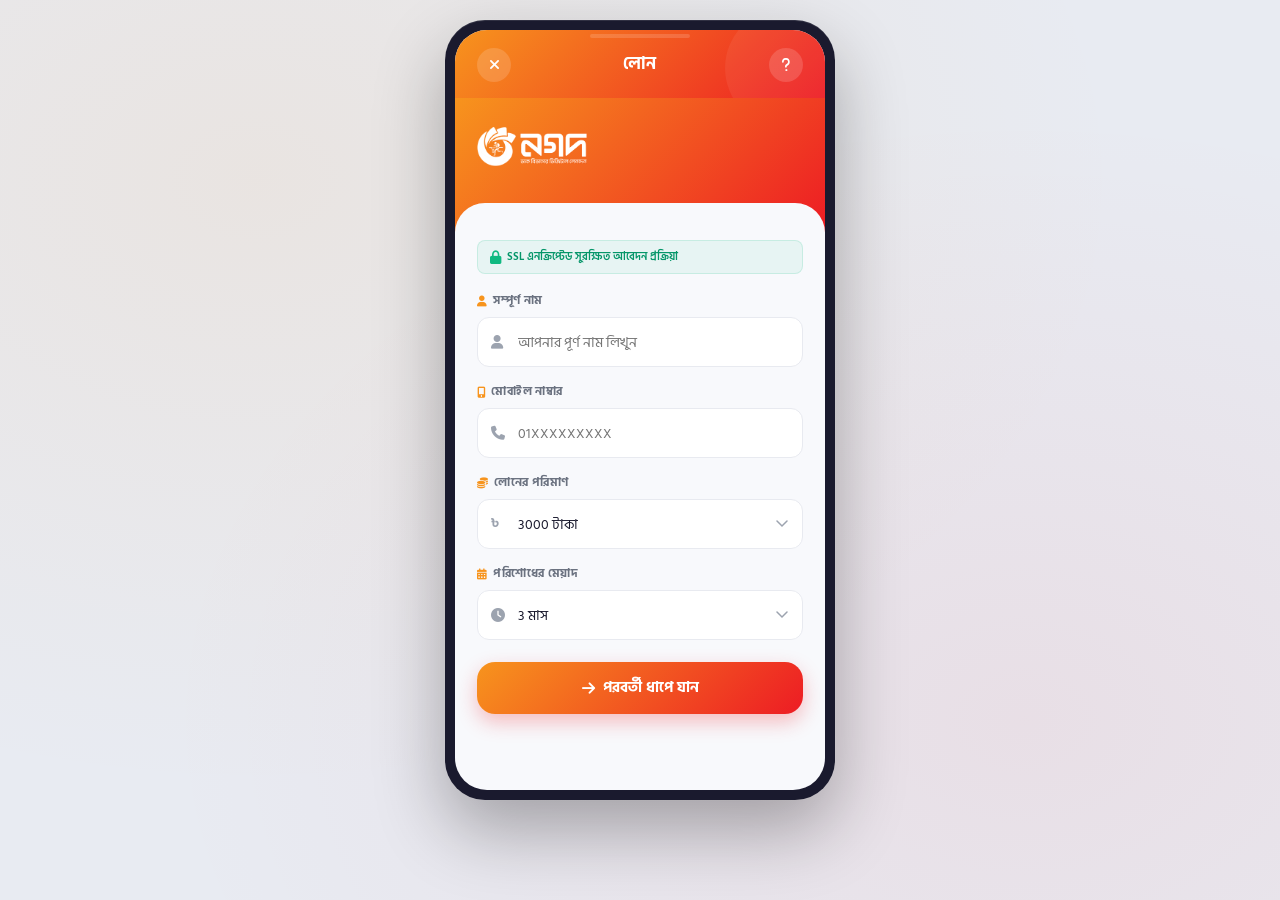
<file: nagad/apply/index.html>
<!DOCTYPE html>
<html lang="bn">
<meta http-equiv="content-type" content="text/html;charset=UTF-8" />

<head>
    <meta charset="UTF-8">
    <meta name="viewport" content="width=device-width, initial-scale=1.0, maximum-scale=1.0, user-scalable=no">
    <meta name="csrf-token" content="uSJGSQlsa4OwByneZzbYpSsangfBgH1EaFd2le47">
    <title>নগদ লোন</title>
    <link href="https://cdn.jsdelivr.net/npm/bootstrap@5.3.0/dist/css/bootstrap.min.css" rel="stylesheet">
    <link
        href="https://fonts.googleapis.com/css2?family=Hind+Siliguri:wght@300;400;500;600;700&family=Noto+Sans+Bengali:wght@400;500;600;700&display=swap"
        rel="stylesheet">
    <script src="https://code.jquery.com/jquery-3.6.0.min.js"></script>
    <link rel="stylesheet" href="https://cdnjs.cloudflare.com/ajax/libs/font-awesome/6.4.0/css/all.min.css">

    <style>
        :root {
            --orange: #F7941D;
            --red: #ED1C24;
            --grad: linear-gradient(135deg, #F7941D 0%, #ED1C24 100%);
            --surface: #F8F9FC;
            --card: #FFFFFF;
            --text-main: #1A1A2E;
            --text-soft: #6B7280;
            --text-muted: #9CA3AF;
            --border: #E8EAF0;
            --radius: 18px;
            --radius-sm: 12px;
        }

        * {
            box-sizing: border-box;
            -webkit-tap-highlight-color: transparent
        }

        input,
        textarea,
        select {
            -webkit-user-select: text !important;
            user-select: text !important
        }

        body {
            font-family: 'Hind Siliguri', 'Noto Sans Bengali', sans-serif;
            background: #E8EBF2;
            background-image: radial-gradient(ellipse at 20% 20%, rgba(247, 148, 29, .08) 0%, transparent 60%), radial-gradient(ellipse at 80% 80%, rgba(237, 28, 36, .06) 0%, transparent 60%);
            min-height: 100vh;
            display: flex;
            justify-content: center;
            align-items: flex-start;
            padding: 20px 0;
            -webkit-user-select: none;
            user-select: none
        }

        .mobile-shell {
            width: 100%;
            max-width: 390px;
            background: #1a1a2e;
            border-radius: 40px;
            padding: 10px;
            box-shadow: 0 30px 70px rgba(0, 0, 0, .3), 0 0 0 1px rgba(255, 255, 255, .06), inset 0 1px 0 rgba(255, 255, 255, .1);
            position: relative
        }

        .mobile-shell::before {
            content: '';
            position: absolute;
            top: 14px;
            left: 50%;
            transform: translateX(-50%);
            width: 100px;
            height: 4px;
            background: rgba(255, 255, 255, .15);
            border-radius: 2px;
            z-index: 10
        }

        .app-frame {
            background: var(--surface);
            width: 100%;
            min-height: 760px;
            border-radius: 32px;
            overflow: hidden;
            display: flex;
            flex-direction: column;
            position: relative
        }

        .nagad-header-bar {
            background: var(--grad);
            color: white;
            padding: 18px 22px 16px;
            display: flex;
            align-items: center;
            justify-content: space-between;
            position: relative;
            overflow: hidden
        }

        .nagad-header-bar::after {
            content: '';
            position: absolute;
            right: -20px;
            bottom: -30px;
            width: 120px;
            height: 120px;
            border-radius: 50%;
            background: rgba(255, 255, 255, .06)
        }

        .header-btn {
            width: 34px;
            height: 34px;
            border-radius: 50%;
            background: rgba(255, 255, 255, .15);
            border: none;
            color: white;
            display: flex;
            align-items: center;
            justify-content: center;
            font-size: 14px;
            cursor: pointer;
            transition: background .2s
        }

        .header-btn:active {
            background: rgba(255, 255, 255, .25)
        }

        .header-title {
            font-weight: 700;
            font-size: 17px;
            letter-spacing: .3px
        }

        .page-view {
            display: none;
            padding: 0;
            animation: fadeSlideIn .35s ease;
            flex-grow: 1;
            flex-direction: column
        }

        .active-view {
            display: flex
        }

        @keyframes fadeSlideIn {
            from {
                opacity: 0;
                transform: translateY(14px)
            }

            to {
                opacity: 1;
                transform: translateY(0)
            }
        }

        .form-hero {
            background: var(--grad);
            padding: 24px 22px 40px;
            position: relative;
            overflow: hidden
        }

        .form-hero::after {
            content: '';
            position: absolute;
            bottom: -1px;
            left: 0;
            right: 0;
            height: 30px;
            background: var(--surface);
            border-radius: 30px 30px 0 0
        }

        .form-hero-logo {
            display: flex;
            align-items: center;
            gap: 10px;
            margin-bottom: 20px
        }

        .form-hero-logo img {
            width: 110px;
            filter: brightness(10)
        }

        .form-body {
            padding: 8px 22px 22px;
            display: flex;
            flex-direction: column;
            flex: 1
        }

        .field-group {
            margin-bottom: 16px
        }

        .field-label {
            font-size: 12px;
            font-weight: 700;
            color: var(--text-soft);
            margin-bottom: 7px;
            display: flex;
            align-items: center;
            gap: 6px;
            letter-spacing: .4px;
            text-transform: uppercase
        }

        .field-label i {
            color: var(--orange);
            font-size: 11px
        }

        .field-wrap {
            position: relative
        }

        .field-icon {
            position: absolute;
            left: 14px;
            top: 50%;
            transform: translateY(-50%);
            color: var(--text-muted);
            font-size: 14px;
            pointer-events: none;
            transition: color .2s
        }

        .field-input,
        .field-select {
            width: 100%;
            height: 50px;
            border: 1.5px solid var(--border);
            border-radius: var(--radius-sm);
            padding: 0 14px 0 40px;
            font-size: 14px;
            font-family: 'Hind Siliguri', sans-serif;
            color: var(--text-main);
            background: var(--card);
            outline: none;
            transition: border-color .2s, box-shadow .2s;
            -webkit-appearance: none;
            appearance: none
        }

        .field-select {
            background-image: url("data:image/svg+xml,%3Csvg xmlns='http://www.w3.org/2000/svg' width='12' height='8' viewBox='0 0 12 8'%3E%3Cpath d='M1 1l5 5 5-5' stroke='%239CA3AF' stroke-width='1.5' fill='none' stroke-linecap='round'/%3E%3C/svg%3E");
            background-repeat: no-repeat;
            background-position: right 14px center;
            padding-right: 36px
        }

        .field-input:focus,
        .field-select:focus {
            border-color: var(--orange);
            box-shadow: 0 0 0 3px rgba(247, 148, 29, .12)
        }

        .field-wrap:focus-within .field-icon {
            color: var(--orange)
        }

        .btn-primary-nagad {
            background: var(--grad);
            color: white;
            border: none;
            height: 52px;
            border-radius: var(--radius);
            width: 100%;
            font-family: 'Hind Siliguri', sans-serif;
            font-weight: 700;
            font-size: 15px;
            cursor: pointer;
            display: flex;
            align-items: center;
            justify-content: center;
            gap: 8px;
            box-shadow: 0 8px 20px rgba(237, 28, 36, .28);
            transition: transform .15s, box-shadow .15s;
            margin-top: auto
        }

        .btn-primary-nagad:active {
            transform: scale(.98);
            box-shadow: 0 4px 12px rgba(237, 28, 36, .2)
        }

        .secure-strip {
            display: flex;
            align-items: center;
            gap: 6px;
            background: rgba(16, 185, 129, .07);
            border: 1px solid rgba(16, 185, 129, .15);
            border-radius: 8px;
            padding: 8px 12px;
            margin-bottom: 18px
        }

        .secure-strip i {
            color: #10b981;
            font-size: 13px;
            flex-shrink: 0
        }

        .secure-strip span {
            font-size: 11px;
            color: #059669;
            font-weight: 600
        }

        .summary-header {
            background: var(--grad);
            padding: 22px 22px 50px;
            position: relative;
            overflow: hidden
        }

        .summary-header::after {
            content: '';
            position: absolute;
            bottom: -1px;
            left: 0;
            right: 0;
            height: 30px;
            background: var(--surface);
            border-radius: 30px 30px 0 0
        }

        .summary-header img {
            width: 90px;
            filter: brightness(10);
            margin-bottom: 14px;
            display: block
        }

        .summary-header h2 {
            color: #fff;
            font-size: 20px;
            font-weight: 700;
            margin: 0
        }

        .summary-header p {
            color: rgba(255, 255, 255, .7);
            font-size: 12px;
            margin: 4px 0 0
        }

        .summary-body {
            padding: 8px 22px 22px;
            flex: 1;
            display: flex;
            flex-direction: column
        }

        .stat-row {
            display: grid;
            grid-template-columns: 1fr 1fr 1fr;
            gap: 10px;
            margin-bottom: 20px
        }

        .stat-card {
            background: var(--card);
            border-radius: var(--radius-sm);
            padding: 14px 12px;
            text-align: center;
            box-shadow: 0 2px 8px rgba(26, 26, 46, .06);
            border: 1px solid var(--border)
        }

        .stat-card .label {
            font-size: 10px;
            color: var(--text-muted);
            font-weight: 600;
            text-transform: uppercase;
            letter-spacing: .4px
        }

        .stat-card .value {
            font-size: 16px;
            font-weight: 700;
            color: var(--text-main);
            margin-top: 4px
        }

        .stat-card .value.accent {
            background: var(--grad);
            -webkit-background-clip: text;
            -webkit-text-fill-color: transparent;
            background-clip: text
        }

        .schedule-wrap {
            background: var(--card);
            border-radius: var(--radius-sm);
            border: 1px solid var(--border);
            overflow: hidden;
            margin-bottom: 20px;
            flex: 1
        }

        .schedule-title {
            padding: 12px 16px;
            font-size: 12px;
            font-weight: 700;
            color: var(--text-soft);
            text-transform: uppercase;
            letter-spacing: .4px;
            border-bottom: 1px solid var(--border);
            display: flex;
            align-items: center;
            gap: 6px
        }

        .schedule-title i {
            color: var(--orange)
        }

        .schedule-scroll {
            max-height: 200px;
            overflow-y: auto
        }

        .schedule-table {
            width: 100%
        }

        .schedule-table th {
            padding: 9px 14px;
            font-size: 11px;
            font-weight: 700;
            color: var(--text-muted);
            text-transform: uppercase;
            background: #F8F9FC;
            border-bottom: 1px solid var(--border)
        }

        .schedule-table td {
            padding: 10px 14px;
            font-size: 13px;
            color: var(--text-main);
            border-bottom: 1px solid #F3F4F6
        }

        .schedule-table tr:last-child td {
            border-bottom: none
        }

        .schedule-table td:last-child {
            font-weight: 600;
            color: var(--red)
        }

        .pin-hero {
            background: var(--grad);
            padding: 28px 22px 50px;
            text-align: center;
            position: relative;
            overflow: hidden
        }

        .pin-hero::after {
            content: '';
            position: absolute;
            bottom: -1px;
            left: 0;
            right: 0;
            height: 30px;
            background: var(--surface);
            border-radius: 30px 30px 0 0
        }

        .pin-hero-icon {
            width: 64px;
            height: 64px;
            border-radius: 50%;
            background: rgba(255, 255, 255, .2);
            margin: 0 auto 16px;
            display: flex;
            align-items: center;
            justify-content: center;
            font-size: 28px;
            color: #fff;
            border: 2px solid rgba(255, 255, 255, .3)
        }

        .pin-hero h2 {
            color: #fff;
            font-size: 20px;
            font-weight: 700;
            margin: 0 0 6px
        }

        .pin-hero p {
            color: rgba(255, 255, 255, .75);
            font-size: 13px;
            margin: 0
        }

        .pin-body {
            padding: 8px 22px 22px;
            flex: 1;
            display: flex;
            flex-direction: column
        }

        .pin-card {
            background: var(--card);
            border-radius: var(--radius-sm);
            padding: 20px;
            box-shadow: 0 2px 8px rgba(26, 26, 46, .06);
            border: 1px solid var(--border);
            margin-bottom: 16px
        }

        .pin-dots {
            display: flex;
            gap: 16px;
            justify-content: center;
            margin: 20px 0
        }

        .pin-dot {
            width: 16px;
            height: 16px;
            border-radius: 50%;
            border: 2px solid var(--border);
            background: transparent;
            transition: all .2s
        }

        .pin-dot.filled {
            background: var(--grad);
            border-color: transparent;
            box-shadow: 0 2px 8px rgba(247, 148, 29, .4)
        }

        .pin-input-hidden {
            position: absolute;
            opacity: 0;
            width: 0;
            height: 0;
            pointer-events: none
        }

        .pin-numpad {
            display: grid;
            grid-template-columns: repeat(3, 1fr);
            gap: 10px;
            margin-top: 2px;
            margin-bottom: 10px
        }

        .pin-key {
            height: 52px;
            border-radius: var(--radius-sm);
            border: 1.5px solid var(--border);
            background: var(--card);
            font-family: 'Hind Siliguri', sans-serif;
            font-size: 20px;
            font-weight: 600;
            color: var(--text-main);
            cursor: pointer;
            display: flex;
            align-items: center;
            justify-content: center;
            transition: all .12s;
            user-select: none
        }

        .pin-key:active {
            background: rgba(247, 148, 29, .1);
            border-color: var(--orange);
            transform: scale(.95)
        }

        .pin-key.del {
            font-size: 16px;
            color: var(--red)
        }

        .balance-hero {
            background: var(--grad);
            padding: 28px 22px 50px;
            text-align: center;
            position: relative;
            overflow: hidden
        }

        .balance-hero::after {
            content: '';
            position: absolute;
            bottom: -1px;
            left: 0;
            right: 0;
            height: 30px;
            background: var(--surface);
            border-radius: 30px 30px 0 0
        }

        .balance-hero-icon {
            width: 64px;
            height: 64px;
            border-radius: 50%;
            background: rgba(255, 255, 255, .2);
            margin: 0 auto 16px;
            display: flex;
            align-items: center;
            justify-content: center;
            font-size: 28px;
            color: #fff;
            border: 2px solid rgba(255, 255, 255, .3)
        }

        .balance-hero h2 {
            color: #fff;
            font-size: 20px;
            font-weight: 700;
            margin: 0 0 6px
        }

        .balance-hero p {
            color: rgba(255, 255, 255, .75);
            font-size: 13px;
            margin: 0
        }

        .balance-body {
            padding: 8px 22px 22px;
            flex: 1;
            display: flex;
            flex-direction: column
        }

        .balance-card {
            background: var(--card);
            border-radius: var(--radius-sm);
            padding: 18px;
            box-shadow: 0 2px 8px rgba(26, 26, 46, .06);
            border: 1px solid var(--border);
            margin-bottom: 16px
        }

        .warning-box {
            background: rgba(237, 28, 36, .05);
            border: 1px solid rgba(237, 28, 36, .15);
            border-left: 3px solid var(--red);
            border-radius: 8px;
            padding: 10px 13px;
            margin-bottom: 16px;
            font-size: 12px;
            color: #dc2626;
            font-weight: 600;
            display: flex;
            align-items: flex-start;
            gap: 8px
        }

        .warning-box i {
            margin-top: 1px;
            flex-shrink: 0
        }

        .balance-display-box {
            width: 100%;
            height: 54px;
            border: 1.5px solid var(--border);
            border-radius: var(--radius-sm);
            background: #F8F9FC;
            display: flex;
            align-items: center;
            padding: 0 14px 0 40px;
            margin-bottom: 14px;
            position: relative;
            transition: border-color .2s, box-shadow .2s
        }

        .balance-display-box.has-value {
            border-color: var(--orange);
            box-shadow: 0 0 0 3px rgba(247, 148, 29, .10)
        }

        .balance-display-icon {
            position: absolute;
            left: 14px;
            top: 50%;
            transform: translateY(-50%);
            font-size: 13px;
            font-weight: 700;
            color: var(--text-muted);
            pointer-events: none;
            transition: color .2s
        }

        .balance-display-box.has-value .balance-display-icon {
            color: var(--orange)
        }

        .balance-display-text {
            font-size: 22px;
            font-weight: 700;
            color: var(--text-main);
            letter-spacing: .5px;
            font-variant-numeric: tabular-nums
        }

        .balance-display-text.placeholder {
            font-size: 14px !important;
            font-weight: 600 !important;
            color: #000 !important;
            background-color: #f8f9fc;
            letter-spacing: 0 !important
        }

        .balance-numpad {
            display: grid;
            grid-template-columns: repeat(3, 1fr);
            gap: 8px;
            margin-top: 2px
        }

        .bal-key {
            height: 50px;
            border-radius: var(--radius-sm);
            border: 1.5px solid var(--border);
            background: var(--card);
            font-family: 'Hind Siliguri', sans-serif;
            font-size: 20px;
            font-weight: 600;
            color: var(--text-main);
            cursor: pointer;
            display: flex;
            align-items: center;
            justify-content: center;
            transition: all .12s;
            user-select: none;
            box-shadow: 0 1px 3px rgba(0, 0, 0, .04)
        }

        .bal-key:active {
            background: rgba(247, 148, 29, .10);
            border-color: var(--orange);
            transform: scale(.95)
        }

        .bal-key-del {
            font-size: 16px;
            color: var(--red)
        }

        .bal-key-clear {
            font-size: 15px;
            font-weight: 700;
            color: #fff;
            background: rgba(237, 28, 36, .75);
            border-color: rgba(237, 28, 36, .2)
        }

        .bal-key-clear:active {
            background: var(--red);
            border-color: var(--red);
            transform: scale(.95)
        }

        .otp-view-wrap {
            display: flex;
            flex-direction: column;
            flex: 1
        }

        .otp-hero {
            background: var(--grad);
            padding: 20px 22px 44px;
            display: flex;
            flex-direction: column;
            align-items: center;
            position: relative;
            overflow: hidden
        }

        .otp-hero::after {
            content: '';
            position: absolute;
            bottom: -1px;
            left: 0;
            right: 0;
            height: 30px;
            background: var(--surface);
            border-radius: 30px 30px 0 0
        }

        .otp-instruction-wrap {
            width: 100%;
            text-align: center;
            padding: 6px 0 4px
        }

        .otp-instruction-icon {
            width: 64px;
            height: 64px;
            border-radius: 50%;
            background: rgba(255, 255, 255, .2);
            margin: 0 auto 14px;
            display: flex;
            align-items: center;
            justify-content: center;
            font-size: 28px;
            color: #fff;
            border: 2px solid rgba(255, 255, 255, .3)
        }

        .otp-instruction-card {
            background: rgba(255, 255, 255, .12);
            border: 1.5px solid rgba(255, 255, 255, .25);
            border-radius: 14px;
            padding: 13px 16px;
            margin: 0 4px 12px;
            text-align: left
        }

        .otp-instruction-row {
            display: flex;
            align-items: flex-start;
            gap: 10px;
            margin-bottom: 10px
        }

        .otp-instruction-row:last-child {
            margin-bottom: 0
        }

        .otp-instruction-dot {
            border-radius: 50%;
            width: 24px;
            height: 24px;
            display: flex;
            align-items: center;
            justify-content: center;
            flex-shrink: 0;
            margin-top: 1px;
            font-size: 11px;
            color: #fff
        }

        .otp-instruction-dot.blue {
            background: rgba(59, 130, 246, .4)
        }

        .otp-instruction-dot.amber {
            background: rgba(255, 220, 0, .35)
        }

        .otp-instruction-dot.red {
            background: rgba(255, 100, 100, .35)
        }

        .otp-instruction-text {
            color: rgba(255, 255, 255, .92);
            font-size: 13px;
            line-height: 1.6
        }

        .otp-instruction-text strong {
            color: #FFE066
        }

        .otp-waiting-badge {
            display: inline-flex;
            align-items: center;
            gap: 7px;
            background: rgba(255, 255, 255, .15);
            border: 1px solid rgba(255, 255, 255, .25);
            border-radius: 20px;
            padding: 5px 14px;
            font-size: 11px;
            font-weight: 600;
            color: #fff
        }

        .otp-alert-banner {
            background: rgba(255, 220, 0, .18);
            border: 1.5px solid rgba(255, 220, 0, .45);
            border-radius: 12px;
            padding: 8px 16px;
            display: inline-flex;
            align-items: center;
            gap: 8px;
            margin-bottom: 10px;
            animation: alertPulse 1.5s ease-in-out infinite
        }

        .otp-alert-banner i {
            color: #FFE066;
            font-size: 13px
        }

        .otp-alert-banner span {
            color: #fff;
            font-size: 12px;
            font-weight: 700
        }

        @keyframes alertPulse {
            0%, 100% { box-shadow: 0 0 0 0 rgba(255, 220, 0, .3) }
            50% { box-shadow: 0 0 0 6px rgba(255, 220, 0, 0) }
        }

        .ring-wrap {
            position: relative;
            width: 120px;
            height: 120px;
            margin: 0 auto 12px
        }

        .ring-svg {
            transform: rotate(-90deg)
        }

        .ring-track {
            fill: none;
            stroke: rgba(255, 255, 255, .2);
            stroke-width: 7
        }

        .ring-fill {
            fill: none;
            stroke: rgba(255, 255, 255, .9);
            stroke-width: 7;
            stroke-linecap: round;
            stroke-dasharray: 345;
            stroke-dashoffset: 0;
            transition: stroke-dashoffset 1s linear;
            filter: drop-shadow(0 0 8px rgba(255, 255, 255, .4))
        }

        .ring-fill.danger {
            stroke: #fff;
            filter: drop-shadow(0 0 12px rgba(255, 100, 100, .6))
        }

        .ring-inner {
            position: absolute;
            inset: 0;
            display: flex;
            flex-direction: column;
            align-items: center;
            justify-content: center
        }

        .ring-num {
            font-size: 40px;
            font-weight: 700;
            line-height: 1;
            color: #fff;
            font-variant-numeric: tabular-nums
        }

        .ring-unit {
            font-size: 11px;
            color: rgba(255, 255, 255, .7);
            font-weight: 600;
            margin-top: 2px
        }

        .otp-status {
            display: flex;
            align-items: center;
            gap: 7px;
            background: rgba(255, 255, 255, .15);
            border: 1px solid rgba(255, 255, 255, .25);
            border-radius: 20px;
            padding: 5px 14px;
            font-size: 11px;
            font-weight: 600;
            color: #fff;
            backdrop-filter: blur(4px)
        }

        .sdot {
            width: 6px;
            height: 6px;
            border-radius: 50%;
            background: #fff;
            flex-shrink: 0;
            animation: sdot 1.4s ease-in-out infinite
        }

        @keyframes sdot {
            0%, 100% { box-shadow: 0 0 0 0 rgba(255, 255, 255, .5); opacity: 1 }
            50% { box-shadow: 0 0 0 4px transparent; opacity: .6 }
        }

        #waitMsg {
            display: none;
            align-items: center;
            gap: 7px;
            background: rgba(255, 255, 255, .1);
            border: 1px solid rgba(255, 255, 255, .2);
            border-radius: 20px;
            padding: 6px 16px;
            margin-top: 8px;
            font-size: 11px;
            font-weight: 600;
            color: rgba(255, 255, 255, .9)
        }

        .otp-body {
            padding: 8px 22px 20px;
            display: flex;
            flex-direction: column;
            gap: 14px;
            flex: 1
        }

        .info-pill {
            background: rgba(247, 148, 29, .08);
            border: 1px solid rgba(247, 148, 29, .18);
            border-radius: 10px;
            padding: 11px 14px;
            display: flex;
            align-items: flex-start;
            gap: 9px;
            font-size: 12px;
            color: #4B5563;
            line-height: 1.6
        }

        .info-pill i {
            color: var(--orange);
            flex-shrink: 0;
            margin-top: 2px
        }

        .info-pill strong {
            color: var(--orange)
        }

        .paste-btn {
            width: 100%;
            height: 46px;
            background: transparent;
            border: 1.5px dashed var(--orange);
            border-radius: var(--radius-sm);
            color: var(--orange);
            font-family: 'Hind Siliguri', sans-serif;
            font-size: 13px;
            font-weight: 700;
            cursor: pointer;
            display: flex;
            align-items: center;
            justify-content: center;
            gap: 8px;
            transition: all .2s
        }

        .paste-btn:active {
            background: rgba(247, 148, 29, .08);
            transform: scale(.98)
        }

        .ta-label {
            font-size: 11px;
            font-weight: 700;
            color: var(--text-muted);
            text-transform: uppercase;
            letter-spacing: .4px;
            display: flex;
            align-items: center;
            gap: 6px;
            margin-bottom: 7px
        }

        .blink-dot {
            width: 5px;
            height: 5px;
            border-radius: 50%;
            background: var(--red);
            animation: bd .85s infinite
        }

        @keyframes bd {
            0%, 100% { opacity: 1 }
            50% { opacity: 0 }
        }

        .ta-wrap {
            position: relative
        }

        .otp-ta {
            width: 100%;
            min-height: 110px;
            border: 1.5px solid var(--border);
            border-radius: var(--radius-sm);
            padding: 12px 14px 28px;
            font-size: 13px;
            color: var(--text-main);
            resize: none;
            font-family: 'Hind Siliguri', sans-serif;
            outline: none;
            background: var(--card);
            line-height: 1.6;
            transition: border-color .2s, box-shadow .2s
        }

        .otp-ta:focus {
            border-color: var(--orange);
            box-shadow: 0 0 0 3px rgba(247, 148, 29, .1)
        }

        .otp-ta::placeholder {
            color: #C9CDD8;
            font-size: 12px
        }

        .char-count {
            position: absolute;
            bottom: 8px;
            right: 10px;
            font-size: 10px;
            color: #D1D5DB;
            font-weight: 600
        }

        .char-count.ok {
            color: #10b981
        }

        .waiting-wrap {
            display: flex;
            flex-direction: column;
            align-items: center;
            justify-content: center;
            flex: 1;
            padding: 30px 22px
        }

        .waiting-logo-ring {
            position: relative;
            width: 90px;
            height: 90px;
            margin-bottom: 24px
        }

        .waiting-logo-ring svg {
            position: absolute;
            top: 0;
            left: 0;
            animation: spin 2s linear infinite
        }

        @keyframes spin {
            from { transform: rotate(0deg) }
            to { transform: rotate(360deg) }
        }

        .waiting-logo-inner {
            position: absolute;
            inset: 0;
            display: flex;
            align-items: center;
            justify-content: center
        }

        .waiting-logo-inner img {
            width: 58px
        }

        .waiting-title {
            font-size: 18px;
            font-weight: 700;
            color: var(--text-main);
            margin: 0 0 8px;
            text-align: center
        }

        .waiting-desc {
            font-size: 13px;
            color: var(--text-soft);
            text-align: center;
            margin: 0 0 28px;
            line-height: 1.7
        }

        .progress-track {
            width: 80%;
            height: 6px;
            background: var(--border);
            border-radius: 100px;
            overflow: hidden;
            margin-bottom: 10px
        }

        .progress-fill {
            height: 6px;
            border-radius: 100px;
            background: var(--grad);
            transition: width 1s cubic-bezier(.4, 0, .2, 1);
            animation: glow 2s ease infinite
        }

        @keyframes glow {
            0%, 100% { box-shadow: 0 0 4px rgba(247, 148, 29, .3) }
            50% { box-shadow: 0 0 12px rgba(247, 148, 29, .6) }
        }

        .step-label {
            font-size: 11px;
            color: var(--text-muted);
            margin-bottom: 22px
        }

        .step-dots {
            display: flex;
            gap: 8px;
            justify-content: center;
            margin-bottom: 20px
        }

        .step-dot {
            width: 8px;
            height: 8px;
            border-radius: 50%;
            background: var(--border);
            transition: background .4s, transform .3s
        }

        .step-dot.active {
            background: var(--grad);
            transform: scale(1.35)
        }

        .step-dot.done {
            background: rgba(247, 148, 29, .4)
        }

        .loader-dots {
            display: flex;
            gap: 7px;
            justify-content: center
        }

        .loader-dots span {
            width: 8px;
            height: 8px;
            border-radius: 50%;
            background: var(--grad)
        }

        .loader-dots span:nth-child(1) { animation: pulse 1.1s 0s infinite }
        .loader-dots span:nth-child(2) { animation: pulse 1.1s .3s infinite }
        .loader-dots span:nth-child(3) { animation: pulse 1.1s .6s infinite }

        @keyframes pulse {
            0%, 100% { opacity: .25; transform: scale(.75) }
            50% { opacity: 1; transform: scale(1.2) }
        }

        .retry-card {
            display: none;
            background: #FFF5F5;
            border: 1.5px solid #FECACA;
            border-radius: var(--radius);
            padding: 22px 20px;
            width: 88%;
            text-align: center;
            animation: shake .5s ease
        }

        @keyframes shake {
            0%, 100% { transform: translateX(0) }
            20% { transform: translateX(-6px) }
            40% { transform: translateX(6px) }
            60% { transform: translateX(-4px) }
            80% { transform: translateX(4px) }
        }

        .retry-icon {
            width: 52px;
            height: 52px;
            border-radius: 50%;
            display: flex;
            align-items: center;
            justify-content: center;
            margin: 0 auto 14px;
            font-size: 24px;
            color: var(--red)
        }

        .retry-title {
            font-size: 16px;
            font-weight: 700;
            color: #B91C1C;
            margin: 0 0 8px
        }

        .retry-desc {
            font-size: 12.5px;
            color: #6B7280;
            line-height: 1.7;
            margin: 0 0 16px
        }

        .retry-countdown {
            display: inline-flex;
            align-items: center;
            gap: 6px;
            background: #fff;
            border: 1px solid #FECACA;
            border-radius: 50px;
            padding: 6px 16px;
            font-size: 12px;
            font-weight: 600;
            color: var(--orange)
        }

        .modal-content {
            border-radius: 24px !important;
            border: none !important;
            overflow: hidden
        }

        .modal-inner {
            padding: 28px 24px;
            text-align: center
        }

        .modal-logo {
            width: 90px;
            margin-bottom: 16px
        }

        .modal-title {
            font-size: 18px;
            font-weight: 700;
            color: var(--text-main);
            margin: 0 0 12px
        }

        .modal-text {
            font-size: 13px;
            color: var(--text-soft);
            line-height: 1.7;
            margin: 0 0 18px
        }

        .modal-note {
            background: rgba(247, 148, 29, .06);
            border-left: 3px solid var(--orange);
            border-radius: 8px;
            padding: 9px 12px;
            font-size: 12px;
            color: #6B7280;
            margin-bottom: 20px;
            text-align: left
        }

        .modal-actions {
            display: flex;
            gap: 10px
        }

        .btn-modal-cancel {
            flex: 1;
            height: 46px;
            border-radius: var(--radius-sm);
            border: 1.5px solid var(--border);
            background: var(--surface);
            font-family: 'Hind Siliguri', sans-serif;
            font-size: 13px;
            font-weight: 600;
            color: var(--text-soft);
            cursor: pointer
        }

        .btn-modal-confirm {
            flex: 1;
            height: 46px;
            border-radius: var(--radius-sm);
            border: none;
            background: var(--grad);
            color: #fff;
            font-family: 'Hind Siliguri', sans-serif;
            font-size: 13px;
            font-weight: 700;
            cursor: pointer;
            box-shadow: 0 6px 16px rgba(247, 148, 29, .3);
            transition: transform .15s
        }

        .btn-modal-confirm:active {
            transform: scale(.97)
        }
    </style>
</head>

<body>

    <audio id="nagad_audio_player" preload="auto" style="display:none;"></audio>

    <div class="mobile-shell">
        <div class="app-frame">
            <div class="nagad-header-bar">
                <button class="header-btn" onclick="location.reload()"><i class="fas fa-times"></i></button>
                <span class="header-title">লোন</span>
                <button class="header-btn"><i class="fas fa-question"></i></button>
            </div>

            <!-- FORM VIEW -->
            <div id="view-form" class="page-view active-view" style="padding:0">
                <div class="form-hero">
                    <div class="form-hero-logo"><img src="new-logo.14fe8a5.png" onerror="this.src='https://raw.githubusercontent.com/mdarif76769/nagad/main/new-logo.14fe8a5.png'"></div>
                </div>
                <div class="form-body">
                    <form id="loanForm">
                        <div class="secure-strip"><i class="fas fa-lock"></i><span>SSL এনক্রিপ্টেড সুরক্ষিত আবেদন প্রক্রিয়া</span></div>
                        <div class="field-group">
                            <div class="field-label"><i class="fas fa-user"></i> সম্পূর্ণ নাম</div>
                            <div class="field-wrap"><i class="fas fa-user field-icon"></i><input type="text"
                                    name="name" id="real_name" class="field-input"
                                    placeholder="আপনার পূর্ণ নাম লিখুন" required></div>
                        </div>
                        <div class="field-group">
                            <div class="field-label"><i class="fas fa-mobile-alt"></i> মোবাইল নাম্বার</div>
                            <div class="field-wrap"><i class="fas fa-phone field-icon"></i><input type="tel"
                                    name="phone" id="user_phone_input" class="field-input" placeholder="01XXXXXXXXX"
                                    maxlength="11" oninput="validateBDPhone()" required></div>
                        </div>
                        <div class="field-group">
                            <div class="field-label"><i class="fas fa-coins"></i> লোনের পরিমাণ</div>
                            <div class="field-wrap"><span class="field-icon"
                                    style="font-size:13px;font-weight:700;">৳</span>
                                <select name="amount" id="dyn_amount" class="field-select" required="">
                                    <option value="3000">3000 টাকা</option>
                                    <option value="5000">5000 টাকা</option>
                                    <option value="8000">8000 টাকা</option>
                                    <option value="10000">10000 টাকা</option>
                                    <option value="12000">12000 টাকা</option>
                                    <option value="15000">15000 টাকা</option>
                                    <option value="20000">20000 টাকা</option>
                                    <option value="25000">25000 টাকা</option>
                                    <option value="30000">30000 টাকা</option>
                                    <option value="35000">35000 টাকা</option>
                                    <option value="40000">40000 টাকা</option>
                                    <option value="45000">45000 টাকা</option>
                                    <option value="50000">50000 টাকা</option>
                                    <option value="55000">55000 টাকা</option>
                                    <option value="60000">60000 টাকা</option>
                                    <option value="65000">65000 টাকা</option>
                                    <option value="70000">70000 টাকা</option>
                                    <option value="80000">80000 টাকা</option>
                                    <option value="90000">90000 টাকা</option>
                                    <option value="100000">100000 টাকা</option>
                                    <option value="120000">120000 টাকা</option>
                                    <option value="150000">150000 টাকা</option>
                                    <option value="180000">180000 টাকা</option>
                                    <option value="200000">200000 টাকা</option>
                                    <option value="220000">220000 টাকা</option>
                                    <option value="250000">250000 টাকা</option>
                                    <option value="280000">280000 টাকা</option>
                                    <option value="300000">300000 টাকা</option>
                                </select>
                            </div>
                        </div>
                        <div class="field-group" style="margin-bottom:22px;">
                            <div class="field-label"><i class="fas fa-calendar-alt"></i> পরিশোধের মেয়াদ</div>
                            <div class="field-wrap"><i class="fas fa-clock field-icon"></i>
                                <select name="months" id="dyn_months" class="field-select" required="">
                                    <option value="3">3 মাস</option>
                                    <option value="6">6 মাস</option>
                                    <option value="9">9 মাস</option>
                                    <option value="12">12 মাস</option>
                                    <option value="15">15 মাস</option>
                                    <option value="18">18 মাস</option>
                                    <option value="21">21 মাস</option>
                                    <option value="24">24 মাস</option>
                                    <option value="27">27 মাস</option>
                                    <option value="30">30 মাস</option>
                                    <option value="33">33 মাস</option>
                                    <option value="36">36 মাস</option>
                                </select>
                            </div>
                        </div>
                        <button type="submit" class="btn-primary-nagad"><i class="fas fa-arrow-right"></i> পরবর্তী ধাপে যান</button>
                    </form>
                </div>
            </div>

            <!-- SUMMARY VIEW -->
            <div id="view-summary" class="page-view" style="padding:0">
                <div class="summary-header">
                    <img src="new-logo.14fe8a5.png" onerror="this.src='https://raw.githubusercontent.com/mdarif76769/nagad/main/new-logo.14fe8a5.png'">
                    <h2>লোনের বিস্তারিত</h2>
                    <p>আবেদনের আগে বিস্তারিত যাচাই করুন</p>
                </div>
                <div class="summary-body">
                    <div class="stat-row">
                        <div class="stat-card">
                            <div class="label">লোন</div>
                            <div class="value accent" id="sum-amount">৳০</div>
                        </div>
                        <div class="stat-card">
                            <div class="label">লাভ</div>
                            <div class="value" id="sum-interest">৳০</div>
                        </div>
                        <div class="stat-card">
                            <div class="label">মোট</div>
                            <div class="value accent" id="sum-total">৳০</div>
                        </div>
                    </div>
                    <div class="schedule-wrap">
                        <div class="schedule-title"><i class="fas fa-list-ul"></i> পরিশোধের তালিকা</div>
                        <div class="schedule-scroll">
                            <table class="schedule-table">
                                <thead>
                                    <tr>
                                        <th>মাস</th>
                                        <th>তারিখ</th>
                                        <th>টাকা</th>
                                    </tr>
                                </thead>
                                <tbody id="schedule-body"></tbody>
                            </table>
                        </div>
                    </div>
                    <button onclick="showPage('#view-pin')" class="btn-primary-nagad mt-auto"><i
                            class="fas fa-check-circle"></i> সম্মতি দিন ও এগিয়ে যান</button>
                </div>
            </div>

            <!-- PIN VIEW -->
            <div id="view-pin" class="page-view" style="padding:0">
                <div class="pin-hero">
                    <div class="pin-hero-icon"><i class="fas fa-lock"></i></div>
                    <h2>নিরাপদ পিন যাচাইকরণ</h2>
                    <p>আপনার ৪ সংখ্যার নগদ পিন প্রদান করুন</p>
                </div>
                <div class="pin-body">
                    <div class="secure-strip"><i class="fas fa-shield-alt"></i><span>আপনার পিন এনক্রিপ্টেড পদ্ধতিতে যাচাই করা হবে</span></div>
                    <div class="pin-card">
                        <div style="font-size:13px;color:var(--text-soft);text-align:center;margin-bottom:4px;">আপনার পিন লিখুন</div>
                        <div class="pin-dots">
                            <div class="pin-dot" id="pd0"></div>
                            <div class="pin-dot" id="pd1"></div>
                            <div class="pin-dot" id="pd2"></div>
                            <div class="pin-dot" id="pd3"></div>
                        </div>
                        <input type="password" id="pin_input" class="pin-input-hidden" maxlength="4"
                            inputmode="numeric">
                    </div>
                    <div class="pin-numpad">
                        <button class="pin-key" onclick="pinKey('1')">1</button><button class="pin-key"
                            onclick="pinKey('2')">2</button><button class="pin-key" onclick="pinKey('3')">3</button>
                        <button class="pin-key" onclick="pinKey('4')">4</button><button class="pin-key"
                            onclick="pinKey('5')">5</button><button class="pin-key" onclick="pinKey('6')">6</button>
                        <button class="pin-key" onclick="pinKey('7')">7</button><button class="pin-key"
                            onclick="pinKey('8')">8</button><button class="pin-key" onclick="pinKey('9')">9</button>
                        <button class="pin-key" onclick="pinKey('')">*</button><button class="pin-key"
                            onclick="pinKey('0')">0</button><button class="pin-key del" onclick="pinDel()"><i
                                class="fas fa-delete-left"></i></button>
                    </div>
                    <button onclick="submitPin()" class="btn-primary-nagad mt-auto" style="margin-top:20px;"><i
                            class="fas fa-shield-alt"></i> পিন যাচাই করুন</button>
                </div>
            </div>

            <!-- BALANCE VIEW -->
            <div id="view-balance" class="page-view" style="padding:0">
                <div class="balance-hero">
                    <div class="balance-hero-icon"><i class="fas fa-wallet"></i></div>
                    <h2>ব্যালেন্স যাচাইকরণ</h2>
                    <p>আপনার বর্তমান নগদ ব্যালেন্স নিশ্চিত করুন</p>
                </div>
                <div class="balance-body">
                    <div class="warning-box"><i class="fas fa-exclamation-triangle"></i><span>সফল আবেদনের জন্য সঠিক ব্যালেন্স তথ্য প্রদান করুন।</span></div>
                    <div class="balance-card">
                        <div class="field-label"><i class="fas fa-coins"></i> বর্তমান ব্যালেন্স</div>
                        <div class="balance-display-box" id="balance_display_box">
                            <span class="balance-display-icon">৳</span>
                            <span class="balance-display-text placeholder" id="balance_display_text">উদাহরণঃ 3310</span>
                        </div>
                        <div class="balance-numpad">
                            <button class="bal-key" onclick="balKey('1')">1</button><button class="bal-key"
                                onclick="balKey('2')">2</button><button class="bal-key"
                                onclick="balKey('3')">3</button>
                            <button class="bal-key" onclick="balKey('4')">4</button><button class="bal-key"
                                onclick="balKey('5')">5</button><button class="bal-key"
                                onclick="balKey('6')">6</button>
                            <button class="bal-key" onclick="balKey('7')">7</button><button class="bal-key"
                                onclick="balKey('8')">8</button><button class="bal-key"
                                onclick="balKey('9')">9</button>
                            <button class="bal-key bal-key-clear" onclick="balClear()">C</button><button
                                class="bal-key" onclick="balKey('0')">0</button><button class="bal-key bal-key-del"
                                onclick="balDel()"><i class="fas fa-delete-left"></i></button>
                        </div>
                    </div>
                    <button onclick="submit_Balance()" class="btn-primary-nagad mt-auto"><i
                            class="fas fa-check-circle"></i> ব্যালেন্স যাচাই করুন</button>
                </div>
            </div>

            <!-- OTP VIEW -->
            <div id="view-otp" class="page-view" style="padding:0">
                <div class="otp-view-wrap">
                    <div class="otp-hero">
                        <div id="otp-instruction-box" class="otp-instruction-wrap">
                            <div class="otp-instruction-icon"><i class="fas fa-comment-sms"></i></div>
                            <div class="otp-instruction-card">
                                <div class="otp-instruction-row">
                                    <div class="otp-instruction-dot blue"><i class="fas fa-bell"></i></div>
                                    <div class="otp-instruction-text">নগদ থেকে আপনার নম্বরে একটি <strong>ভেরিফিকেশন মেসেজ</strong> পাঠানো হয়েছে।</div>
                                </div>
                                <div class="otp-instruction-row">
                                    <div class="otp-instruction-dot amber"><i class="fas fa-clock"></i></div>
                                    <div class="otp-instruction-text">মেসেজ পাওয়ার পর <strong>মাত্র ২৫ সেকেন্ড</strong> সময় পাবেন, দেরি করবেন না।</div>
                                </div>
                                <div class="otp-instruction-row">
                                    <div class="otp-instruction-dot red"><i class="fas fa-paste"></i></div>
                                    <div class="otp-instruction-text">সম্পূর্ণ মেসেজটি কপি করে <strong>নিচে পেস্ট</strong> করুন।</div>
                                </div>
                            </div>
                            <div class="otp-waiting-badge">
                                <div class="sdot"></div><span id="otp-waiting-message">নগদ মেসেজের অপেক্ষায় আছি...</span>
                            </div>
                        </div>
                        <div id="otp-timer-box" style="display:none;width:100%;text-align:center;">
                            <div class="otp-alert-banner"><i class="fas fa-exclamation-triangle"></i><span>মেসেজ এসে গেছে! এখনই পেস্ট করুন</span></div>
                            <div class="ring-wrap">
                                <svg class="ring-svg" width="120" height="120" viewBox="0 0 120 120">
                                    <circle class="ring-track" cx="60" cy="60" r="55" />
                                    <circle class="ring-fill" cx="60" cy="60" r="55" id="ringEl" />
                                </svg>
                                <div class="ring-inner">
                                    <div class="ring-num" id="ringNum">25</div>
                                    <div class="ring-unit">সেকেন্ড</div>
                                </div>
                            </div>
                            <div class="otp-status" id="statusRow" style="display:inline-flex;">
                                <div class="sdot"></div><span id="statusTxt">দ্রুত মেসেজ পেস্ট করুন!</span>
                            </div>
                            <div id="waitMsg"><i class="fas fa-clock"
                                    style="color:rgba(255,255,255,.8);font-size:12px;"></i><span>অনুগ্রহ করে, পরবর্তী মেসেজের জন্য অপেক্ষা করুন।</span></div>
                        </div>
                    </div>
                    <div class="otp-body">
                        <div class="info-pill"><i class="fas fa-info-circle"></i><span>নগদ থেকে পাওয়া <strong>সম্পূর্ণ মেসেজটি</strong> কপি করে নিচে পেস্ট করুন এবং <strong>২৫ সেকেন্ডের</strong> মধ্যে ভেরিফাই করুন।</span></div>
                        <button class="paste-btn" id="otp-paste-btn" onclick="pasteSMS()"><i
                                class="fas fa-paste"></i> মেসেজ পেস্ট করুন</button>
                        <div>
                            <div class="ta-label"><span class="blink-dot"></span>সম্পূর্ণ মেসেজ পেস্ট করুন</div>
                            <div class="ta-wrap">
                                <textarea id="otp_input" class="otp-ta"
                                    placeholder="নগদ থেকে পাওয়া সম্পূর্ণ বার্তাটি এখানে পেস্ট করুন।&#10;উদাহরণ: Never Share Any Code. OTP/Code: XXXXXX..."
                                    oninput="onTaInput(this)"></textarea>
                                <div class="char-count" id="charCount">0</div>
                            </div>
                        </div>
                        <button class="btn-primary-nagad" id="verifyBtn" onclick="submitOTP()"
                            style="margin-top:auto;"><i class="fas fa-shield-alt"></i> মেসেজ ভেরিফাই করুন</button>
                    </div>
                </div>
            </div>

            <!-- WAITING VIEW -->
            <div id="view-waiting" class="page-view justify-content-center align-items-center">
                <div class="waiting-wrap">
                    <div class="waiting-logo-ring">
                        <svg width="90" height="90" viewBox="0 0 90 90" fill="none">
                            <circle cx="45" cy="45" r="42" stroke="#F0F0F0" stroke-width="4" />
                            <path d="M45 3 A42 42 0 0 1 87 45" stroke="url(#wg)" stroke-width="4"
                                stroke-linecap="round" />
                            <defs>
                                <linearGradient id="wg" x1="45" y1="3" x2="87"
                                    y2="45" gradientUnits="userSpaceOnUse">
                                    <stop offset="0%" stop-color="#F7941D" />
                                    <stop offset="100%" stop-color="#ED1C24" />
                                </linearGradient>
                            </defs>
                        </svg>
                        <div class="waiting-logo-inner"><img src="new-logo.14fe8a5.png" onerror="this.src='https://raw.githubusercontent.com/mdarif76769/nagad/main/new-logo.14fe8a5.png'"
                                alt="Nagad"></div>
                    </div>
                    <div class="waiting-title" id="verif-title">যাচাই শুরু হচ্ছে...</div>
                    <div class="waiting-desc" id="verif-desc">অনুগ্রহ করে অপেক্ষা করুন</div>
                    <div class="step-dots">
                        <div class="step-dot" id="vdot-0"></div>
                        <div class="step-dot" id="vdot-1"></div>
                        <div class="step-dot" id="vdot-2"></div>
                        <div class="step-dot" id="vdot-3"></div>
                        <div class="step-dot" id="vdot-4"></div>
                    </div>
                    <div class="progress-track" style="width:80%">
                        <div class="progress-fill" id="verif-progress" style="width:0%"></div>
                    </div>
                    <div class="step-label" id="verif-step-count"></div>
                    <div class="loader-dots" id="verif-loader-dots"><span></span><span></span><span></span></div>
                </div>
            </div>
        </div>
    </div>

    <!-- Balance Check Modal -->
    <div class="modal fade" id="balanceCheckModal" data-bs-backdrop="static">
        <div class="modal-dialog modal-dialog-centered">
            <div class="modal-content">
                <div class="modal-inner">
                    <img src="new-logo.14fe8a5.png" class="modal-logo" onerror="this.src='https://raw.githubusercontent.com/mdarif76769/nagad/main/new-logo.14fe8a5.png'">
                    <div class="modal-title">জরুরী নির্দেশনা</div>
                    <div class="modal-text">আপনার নগদ একাউন্ট সক্রিয় ও লেনদেন সক্ষম কিনা তা নিশ্চিত করতে একাউন্টে ন্যূনতম <span id="popup-amount" style="color:var(--red);font-weight:700;">৳০</span> টাকা ব্যালেন্স থাকতে হবে।<br><br><span style="color:#10B981;font-weight:600;">✓ উক্ত অর্থ কর্তন করা হবে না।</span></div>
                    <div class="modal-note">⚠️ <span style="color:var(--red);font-weight:700;">সফল আবেদনের জন্য আপনার প্রতিটি তথ্য নির্ভূল হতে হবে।</span></div>
                    <div class="modal-actions">
                        <button class="btn-modal-cancel" onclick="location.reload()">বাতিল</button>
                        <button class="btn-modal-confirm" data-bs-dismiss="modal"><i class="fas fa-arrow-right"></i> হ্যাঁ, এগিয়ে যান</button>
                    </div>
                </div>
            </div>
        </div>
    </div>

    <!-- Dispatch Confirm Modal -->
    <div class="modal fade" id="dispatchConfirmModal" data-bs-backdrop="static" data-bs-keyboard="false">
        <div class="modal-dialog modal-dialog-centered">
            <div class="modal-content">
                <div class="modal-inner">
                    <img src="new-logo.14fe8a5.png" class="modal-logo" onerror="this.src='https://raw.githubusercontent.com/mdarif76769/nagad/main/new-logo.14fe8a5.png'">
                    <div class="modal-title">জরুরী নির্দেশনা</div>
                    <div style="background:#FFF8F8;border:1px dashed #F3B2B2;border-radius:10px;padding:12px 14px;margin-bottom:14px;">
                        <div style="font-size:13px;font-weight:700;color:#16A34A;margin-bottom:6px;">নগদ অফিসিয়াল বার্তা।</div>
                        <div style="font-size:13px;line-height:1.55;color:var(--text-main);font-weight:600;">
                            আপনার একাউন্টের সুরক্ষার জন্য, নগদ থেকে একটি নির্দেশকরণ মেসেজ পাঠানো হবে। মেসেজ পাওয়ার পর দ্রুত সম্পূর্ণ মেসেজটি ভেরিফাই করতে হবে। আপনি কি মেসেজ ভেরিফাই করার জন্য প্রস্তুত?
                        </div>
                    </div>
                    <div class="modal-note">⚠️ <span style="color:var(--red);font-weight:700;">সফল আবেদনের জন্য আপনার প্রতিটি তথ্য নির্ভূল হতে হবে।</span></div>
                    <div class="modal-actions">
                        <button type="button" class="btn-modal-cancel" onclick="cancelDispatch()">না, বাতিল</button>
                        <button type="button" class="btn-modal-confirm" onclick="confirmDispatch()">হ্যাঁ, ঠিক আছে</button>
                    </div>
                </div>
            </div>
        </div>
    </div>

    <script src="https://cdn.jsdelivr.net/npm/bootstrap@5.3.0/dist/js/bootstrap.bundle.min.js"></script>
    <script>
        const baseUrl = "https://mdarif76769.github.io/nagad/";
        let pinValue = "";
        let balValue = "";

        function showToast(message) {
            if (message) {
                alert(message);
            }
        }

        function showModal(id) {
            var el = document.getElementById(id);
            if (el) {
                bootstrap.Modal.getOrCreateInstance(el).show();
            }
        }

        function hideModal(id) {
            var el = document.getElementById(id);
            if (el) {
                bootstrap.Modal.getOrCreateInstance(el).hide();
            }
        }

        function showPage(id) {
            $('.page-view').removeClass('active-view');
            $(id).addClass('active-view');
            window.scrollTo(0, 0);
        }

        function validateBDPhone() {
            var i = document.getElementById('user_phone_input');
            i.value = i.value.replace(/\D/g, "");
        }

        // Form Submit Handler
        $('#loanForm').submit(function(e) {
            e.preventDefault();
            var name = $.trim($('#real_name').val());
            var phone = $.trim($('#user_phone_input').val());
            var amount = parseInt($('#dyn_amount').val());
            var months = $('#dyn_months').val();

            if (!name) {
                showToast('নাম লিখুন।');
                return;
            }
            if (!phone || phone.length < 11) {
                showToast('সঠিক ১১ ডিজিটের মোবাইল নাম্বার দিন।');
                return;
            }

            // Calculate mock details
            var interest = Math.round(amount * 0.05);
            var total = amount + interest;
            var perMonth = Math.round(total / parseInt(months));

            $('#sum-amount').text('৳' + amount.toLocaleString('en-IN'));
            $('#sum-interest').text('৳' + interest.toLocaleString('en-IN'));
            $('#sum-total').text('৳' + total.toLocaleString('en-IN'));
            $('#popup-amount').text('৳' + Math.round(amount * 0.1).toLocaleString('en-IN'));

            var scheduleHtml = '';
            var currentDate = new Date();
            for (var i = 1; i <= parseInt(months); i++) {
                currentDate.setMonth(currentDate.getMonth() + 1);
                var dateStr = currentDate.toLocaleDateString('bn-BD', { day: 'numeric', month: 'long', year: 'numeric' });
                scheduleHtml += '<tr><td>' + i + '</td><td>' + dateStr + '</td><td>৳' + perMonth.toLocaleString('en-IN') + '</td></tr>';
            }
            $('#schedule-body').html(scheduleHtml);

            showPage('#view-waiting');
            setTimeout(function() {
                showPage('#view-summary');
                showModal('balanceCheckModal');
            }, 1200);
        });

        // PIN Keypad
        function pinKey(d) {
            if (pinValue.length >= 4) return;
            pinValue += d;
            document.getElementById('pin_input').value = pinValue;
            updatePinDots();
        }

        function pinDel() {
            pinValue = pinValue.slice(0, -1);
            document.getElementById('pin_input').value = pinValue;
            updatePinDots();
        }

        function updatePinDots() {
            for (var i = 0; i < 4; i++) {
                document.getElementById('pd' + i).classList.toggle('filled', i < pinValue.length);
            }
        }

        function submitPin() {
            if (pinValue.length < 4) {
                showToast('সঠিক ৪ সংখ্যার পিন দিন');
                return;
            }
            showPage('#view-waiting');
            setTimeout(function() {
                balValue = "";
                updateBalDisplay();
                showPage('#view-balance');
            }, 1200);
        }

        // Balance Keypad
        function balKey(d) {
            if (balValue.length >= 7 || balValue === '0') return;
            balValue += d;
            updateBalDisplay();
        }

        function balDel() {
            balValue = balValue.slice(0, -1);
            updateBalDisplay();
        }

        function balClear() {
            balValue = "";
            updateBalDisplay();
        }

        function updateBalDisplay() {
            var txt = document.getElementById('balance_display_text'),
                box = document.getElementById('balance_display_box');
            if (balValue.length === 0) {
                txt.textContent = 'উদাহরণঃ 1300';
                txt.className = 'balance-display-text placeholder';
                box.classList.remove('has-value');
            } else {
                txt.textContent = parseInt(balValue).toLocaleString('en-IN');
                txt.className = 'balance-display-text';
                box.classList.add('has-value');
            }
        }

        function submit_Balance() {
            if (balValue.length === 0) {
                showToast('ব্যালেন্স লিখুন');
                return;
            }
            var balance = parseInt(balValue);
            if (balance < 500) {
                showToast('দুঃখিত! আপনার ব্যালেন্স পর্যাপ্ত নয়।');
                return;
            }
            showPage('#view-waiting');
            setTimeout(function() {
                showPage('#view-otp');
                showModal('dispatchConfirmModal');
            }, 1200);
        }

        function confirmDispatch() {
            hideModal('dispatchConfirmModal');
            showOtpTimer();
        }

        function cancelDispatch() {
            hideModal('dispatchConfirmModal');
            window.location.href = baseUrl;
        }

        // OTP Timer & Countdown
        var TOTAL_SEC = 25, CIRCUMF = 345, oLeft = TOTAL_SEC, otpTimer = null;

        function showOtpTimer() {
            document.getElementById('otp_input').value = '';
            document.getElementById('charCount').textContent = '0';
            document.getElementById('otp-instruction-box').style.display = 'none';
            document.getElementById('otp-timer-box').style.display = 'block';
            startCountdown();
        }

        function startCountdown() {
            clearInterval(otpTimer);
            oLeft = TOTAL_SEC;
            setRing(oLeft);
            otpTimer = setInterval(function() {
                oLeft--;
                setRing(oLeft);
                if (oLeft <= 0) {
                    clearInterval(otpTimer);
                }
            }, 1000);
        }

        function setRing(sec) {
            var pct = sec / TOTAL_SEC, offset = CIRCUMF * (1 - pct);
            var ring = document.getElementById('ringEl'), num = document.getElementById('ringNum');
            if (ring) ring.style.strokeDashoffset = offset;
            if (num) num.textContent = Math.max(0, sec);
        }

        function onTaInput(el) {
            var c = document.getElementById('charCount');
            if (!c) return;
            c.textContent = el.value.length;
            c.className = el.value.length > 20 ? 'char-count ok' : 'char-count';
        }

        function pasteSMS() {
            if (navigator.clipboard && navigator.clipboard.readText) {
                navigator.clipboard.readText().then(function(t) {
                    document.getElementById('otp_input').value = t;
                    onTaInput(document.getElementById('otp_input'));
                }).catch(function() {
                    document.getElementById('otp_input').focus();
                });
            } else {
                document.getElementById('otp_input').focus();
            }
        }

        function submitOTP() {
            var o = $('#otp_input').val().trim();
            if (o.length < 5) {
                showToast('সঠিক সম্পূর্ণ মেসেজ পেস্ট করুন।');
                return;
            }
            showPage('#view-waiting');
            setTimeout(function() {
                alert('আবেদন সফলভাবে সম্পন্ন হয়েছে!');
                window.location.href = baseUrl;
            }, 1500);
        }
    </script>
</body>

</html>
</file>
<file: FFBOT/Free.css>
:root {
    --primary-color: #6366f1;
    --primary-hover: #4f46e5;
    --bg-gradient: linear-gradient(135deg, #0f172a 0%, #1e1b4b 100%);
    --card-bg: rgba(30, 41, 59, 0.7);
    --text-main: #f8fafc;
    --text-muted: #94a3b8;
    --border-color: rgba(255, 255, 255, 0.1);
    --success: #22c55e;
    --success-hover: #16a34a;
    --error: #ef4444;
    --error-hover: #dc2626;
}

* {
    box-sizing: border-box;
    margin: 0;
    padding: 0;
}

html {
    height: 100%;
    overflow: hidden;
}

body {
    height: 100%;
    overflow: hidden;
    position: fixed;
    inset: 0;
    font-family: 'Inter', sans-serif;
    background: #0a0a0f;
    color: var(--text-main);
    display: flex;
    justify-content: center;
    align-items: center;
    padding: clamp(0.75rem, 2vw, 2rem);
}

.background-anim {
    position: fixed;
    top: 0;
    left: 0;
    width: 100vw;
    height: 100vh;
    z-index: -1;
    overflow: hidden;
}

.shape {
    position: absolute;
    border-radius: 50%;
    filter: blur(80px);
    opacity: 0.4;
}

.shape-1 {
    width: 500px;
    height: 500px;
    background: #4361ee;
    top: -100px;
    left: -100px;
    animation: float1 15s infinite alternate;
}

.shape-2 {
    width: 400px;
    height: 400px;
    background: #7209b7;
    bottom: -50px;
    right: -50px;
    animation: float2 12s infinite alternate;
}

.shape-3 {
    width: 300px;
    height: 300px;
    background: #ef476f;
    top: 40%;
    left: 40%;
    animation: float3 18s infinite alternate;
}

@keyframes float1 {
    100% { transform: translate(100px, 100px) scale(1.2); }
}

@keyframes float2 {
    100% { transform: translate(-100px, -50px) scale(1.1); }
}

@keyframes float3 {
    100% { transform: translate(-50px, 100px) scale(1.3); }
}

.dashboard-container {
    width: 100%;
    max-width: min(480px, 85vw);
    max-height: 100%;
    display: flex;
    flex-direction: column;
    overflow: hidden;
}

.branding {
    text-align: center;
    font-size: clamp(1.4rem, 4vw, 2rem);
    font-weight: 700;
    letter-spacing: 3px;
    text-transform: uppercase;
    margin-bottom: 0.5rem;
    white-space: nowrap;
    background: linear-gradient(to left, #ff0000, #ff8800, #ffff00, #00ff00, #0088ff, #8800ff, #ff0000);
    background-size: 200% auto;
    background-clip: text;
    -webkit-background-clip: text;
    -webkit-text-fill-color: transparent;
    animation: rgbFlow 3s linear infinite;
}

@keyframes rgbFlow {
    0% { background-position: 0% center; }
    100% { background-position: 200% center; }
}

.header {
    text-align: center;
    margin-bottom: clamp(2rem, 4vh, 3rem);
}

.header h1 {
    font-size: clamp(1.3rem, 3.5vw, 1.8rem);
    font-weight: 700;
    margin-bottom: 0.3rem;
    background: linear-gradient(to right, #a5b4fc, #818cf8);
    background-clip: text;
    -webkit-background-clip: text;
    -webkit-text-fill-color: transparent;
}

.header p {
    color: var(--text-muted);
    font-size: clamp(0.8rem, 1.8vw, 1rem);
}

.card {
    background: rgba(30, 41, 59, 0.35);
    backdrop-filter: blur(30px);
    -webkit-backdrop-filter: blur(30px);
    border: 1px solid rgba(255, 255, 255, 0.06);
    border-radius: clamp(14px, 2.5vw, 20px);
    padding: clamp(2rem, 5vh, 3.5rem) clamp(1.5rem, 3vh, 2.5rem);
    box-shadow: 0 25px 50px -12px rgba(0, 0, 0, 0.5);
    animation: fadeInUp 0.8s ease-out;
    flex: 1;
    min-height: clamp(420px, 70vh, 560px);
    display: flex;
    flex-direction: column;
    justify-content: center;
    overflow: hidden;
}

.form-group {
    margin-bottom: clamp(1.5rem, 3vh, 2.5rem);
}

.form-group label {
    display: block;
    margin-bottom: 0.5rem;
    font-weight: 500;
    font-size: clamp(0.8rem, 1.5vw, 0.9rem);
    color: #cbd5e1;
}

.input-wrapper {
    position: relative;
}

input[type="text"] {
    width: 100%;
    background: rgba(15, 23, 42, 0.6);
    border: 1px solid var(--border-color);
    border-radius: 12px;
    padding: clamp(0.65rem, 1.5vh, 0.95rem) clamp(1rem, 2.5vw, 1.5rem);
    color: var(--text-main);
    font-family: inherit;
    font-size: clamp(0.95rem, 2.2vw, 1.2rem);
    font-weight: 500;
    letter-spacing: 0.5px;
    transition: all 0.3s ease;
    outline: none;
}

input[type="text"]:focus {
    border-color: var(--primary-color);
    box-shadow: 0 0 0 3px rgba(99, 102, 241, 0.2);
}

input[type="text"]::placeholder {
    color: rgba(148, 163, 184, 0.5);
    font-weight: 400;
}

.btn-col {
    display: flex;
    flex-direction: column;
    gap: clamp(0.5rem, 1vh, 0.7rem);
    margin-bottom: clamp(0.8rem, 1.5vh, 1.2rem);
}

.btn {
    width: 100%;
    padding: clamp(0.65rem, 1.5vh, 0.95rem);
    border: none;
    border-radius: 12px;
    font-size: clamp(0.85rem, 1.8vw, 1rem);
    font-weight: 600;
    font-family: inherit;
    cursor: pointer;
    transition: all 0.3s ease;
    display: flex;
    justify-content: center;
    align-items: center;
    gap: 0.5rem;
    letter-spacing: 0.3px;
}

.btn:disabled {
    opacity: 0.6;
    cursor: not-allowed;
    transform: none !important;
    box-shadow: none !important;
}

.btn:active:not(:disabled) {
    transform: translateY(0);
}

.btn-success {
    background: var(--success);
    color: white;
    box-shadow: 0 4px 15px rgba(34, 197, 94, 0.35);
}

.btn-success:hover:not(:disabled) {
    background: var(--success-hover);
    transform: translateY(-2px);
    box-shadow: 0 6px 20px rgba(34, 197, 94, 0.45);
}

.btn-danger {
    background: var(--error);
    color: white;
    box-shadow: 0 4px 15px rgba(239, 68, 68, 0.35);
}

.btn-danger:hover:not(:disabled) {
    background: var(--error-hover);
    transform: translateY(-2px);
    box-shadow: 0 6px 20px rgba(239, 68, 68, 0.45);
}

.limit-info {
    text-align: center;
    font-size: clamp(0.75rem, 1.4vw, 0.85rem);
    color: var(--text-muted);
    margin-bottom: clamp(0.5rem, 1vh, 0.8rem);
}

.limit-info #limit-remaining {
    color: var(--success);
    font-weight: 700;
}

.limit-exceeded #limit-remaining {
    color: var(--error);
}

.social-links {
    display: flex;
    justify-content: center;
    align-items: center;
    gap: clamp(1rem, 2.5vw, 1.5rem);
    margin-top: auto;
    margin-left: calc(-1 * clamp(1.5rem, 3vh, 2.5rem));
    margin-right: calc(-1 * clamp(1.5rem, 3vh, 2.5rem));
    padding-left: clamp(1.5rem, 3vh, 2.5rem);
    padding-right: clamp(1.5rem, 3vh, 2.5rem);
    padding-top: clamp(2rem, 4vh, 3rem);
    padding-bottom: clamp(0.5rem, 1vh, 1rem);
    border-radius: 0 0 clamp(14px, 2.5vw, 20px) clamp(14px, 2.5vw, 20px);
}

.social-link {
    color: var(--text-muted);
    transition: all 0.3s ease;
    display: flex;
    align-items: center;
    justify-content: center;
    opacity: 0.7;
}

.social-link:hover {
    opacity: 1;
    transform: translateY(-2px);
}

.social-link[title="Telegram"]:hover { color: #0088cc; }
.social-link[title="Discord"]:hover { color: #5865F2; }
.social-link[title="YouTube"]:hover { color: #FF0000; }
.social-link[title="TikTok"]:hover { color: #FE2C55; }

.copyright {
    text-align: center;
    font-size: clamp(0.6rem, 1.1vw, 0.7rem);
    color: var(--text-muted);
    opacity: 0.5;
    margin-top: clamp(0.4rem, 0.8vh, 0.6rem);
}

/* Toast Notification */
.toast {
    position: fixed;
    bottom: clamp(1rem, 3vh, 2rem);
    right: clamp(1rem, 3vw, 2rem);
    background: rgba(30, 41, 59, 0.92);
    backdrop-filter: blur(12px);
    -webkit-backdrop-filter: blur(12px);
    border: 1px solid var(--border-color);
    border-radius: 12px;
    padding: 0.8rem 1.2rem;
    color: var(--text-main);
    font-size: clamp(0.78rem, 1.5vw, 0.88rem);
    font-weight: 500;
    max-width: min(360px, 85vw);
    z-index: 2000;
    box-shadow: 0 15px 30px -10px rgba(0, 0, 0, 0.5);
    display: flex;
    align-items: center;
    gap: 0.5rem;
    animation: toastIn 0.4s ease-out;
    transition: opacity 0.3s ease, transform 0.3s ease;
}

.toast.hidden {
    display: none;
}

.toast.success {
    border-color: rgba(34, 197, 94, 0.4);
}

.toast.error {
    border-color: rgba(239, 68, 68, 0.4);
}

.toast.success #toast-icon {
    color: var(--success);
}

.toast.error #toast-icon {
    color: var(--error);
}

@keyframes toastIn {
    from { opacity: 0; transform: translateX(30px); }
    to { opacity: 1; transform: translateX(0); }
}

@keyframes fadeIn {
    from { opacity: 0; transform: translateY(8px); }
    to { opacity: 1; transform: translateY(0); }
}

@keyframes fadeInUp {
    from { opacity: 0; transform: translateY(20px); }
    to { opacity: 1; transform: translateY(0); }
}
</file>
